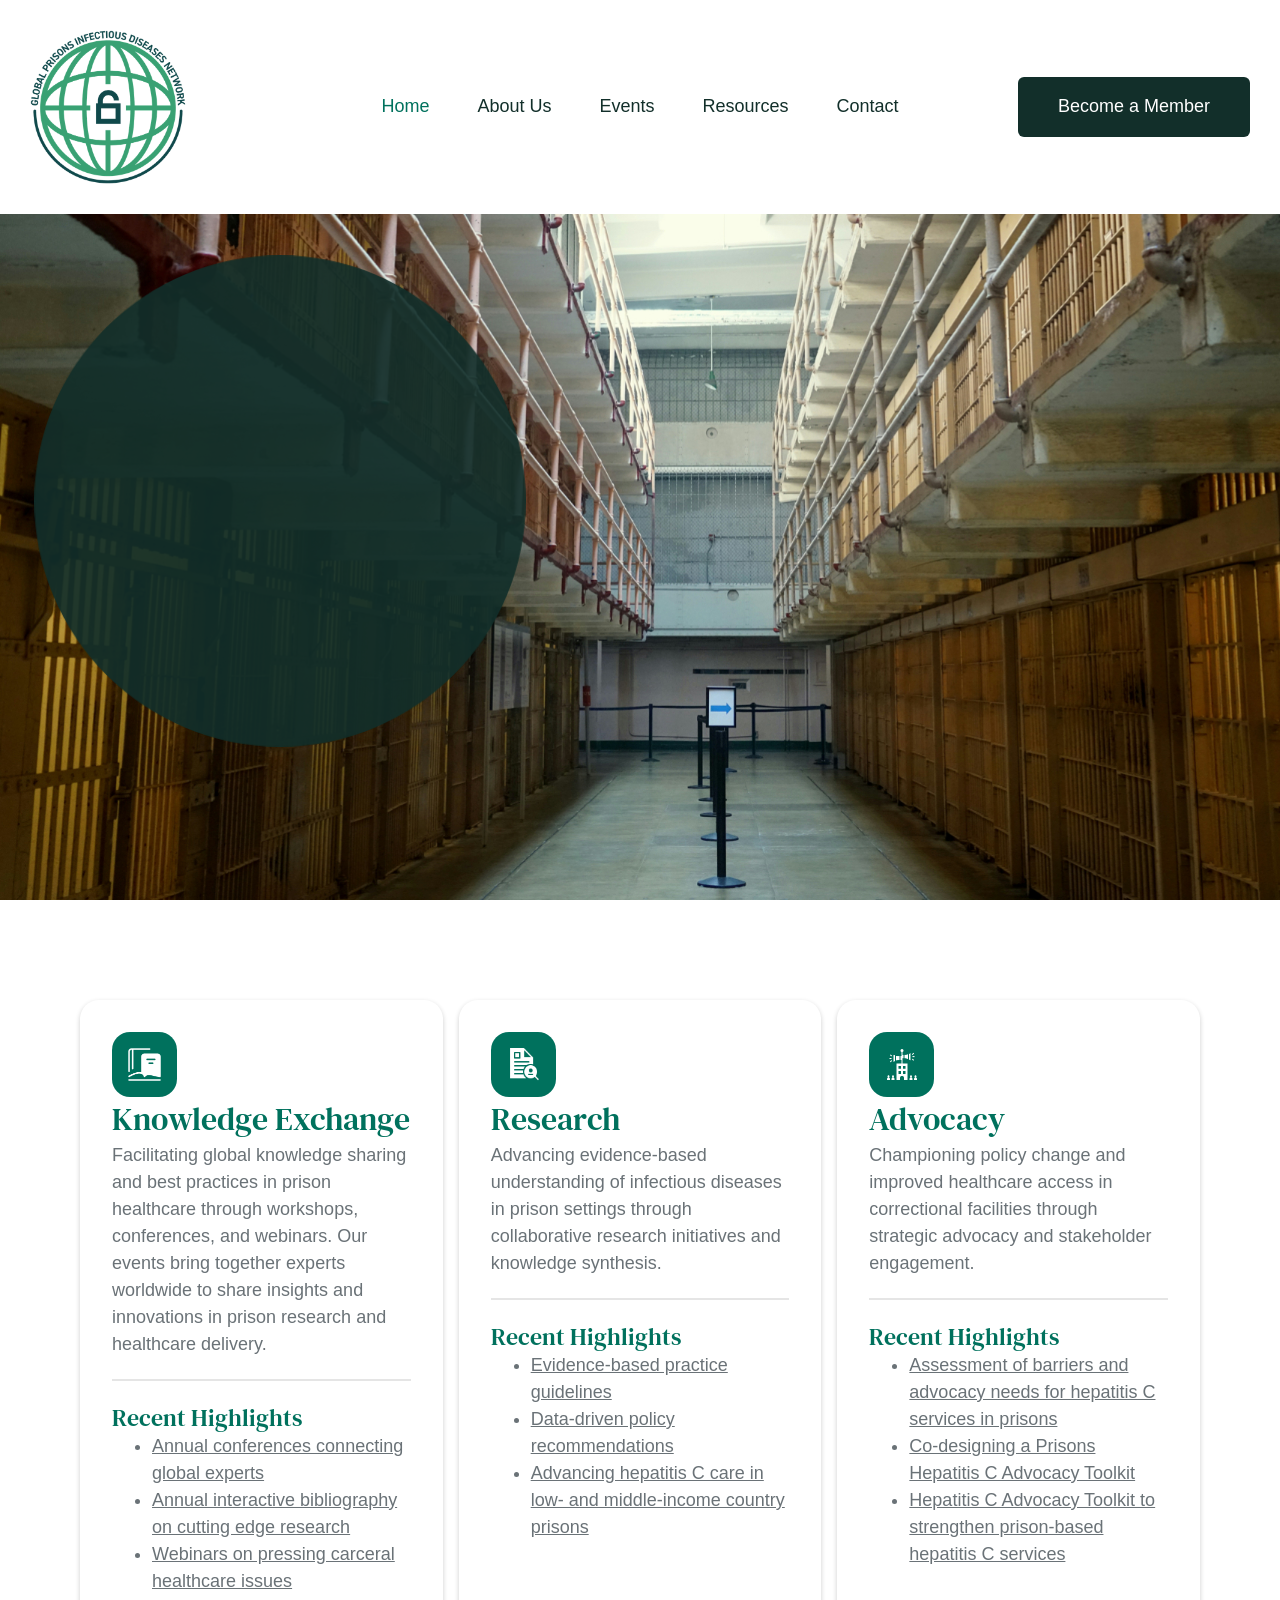
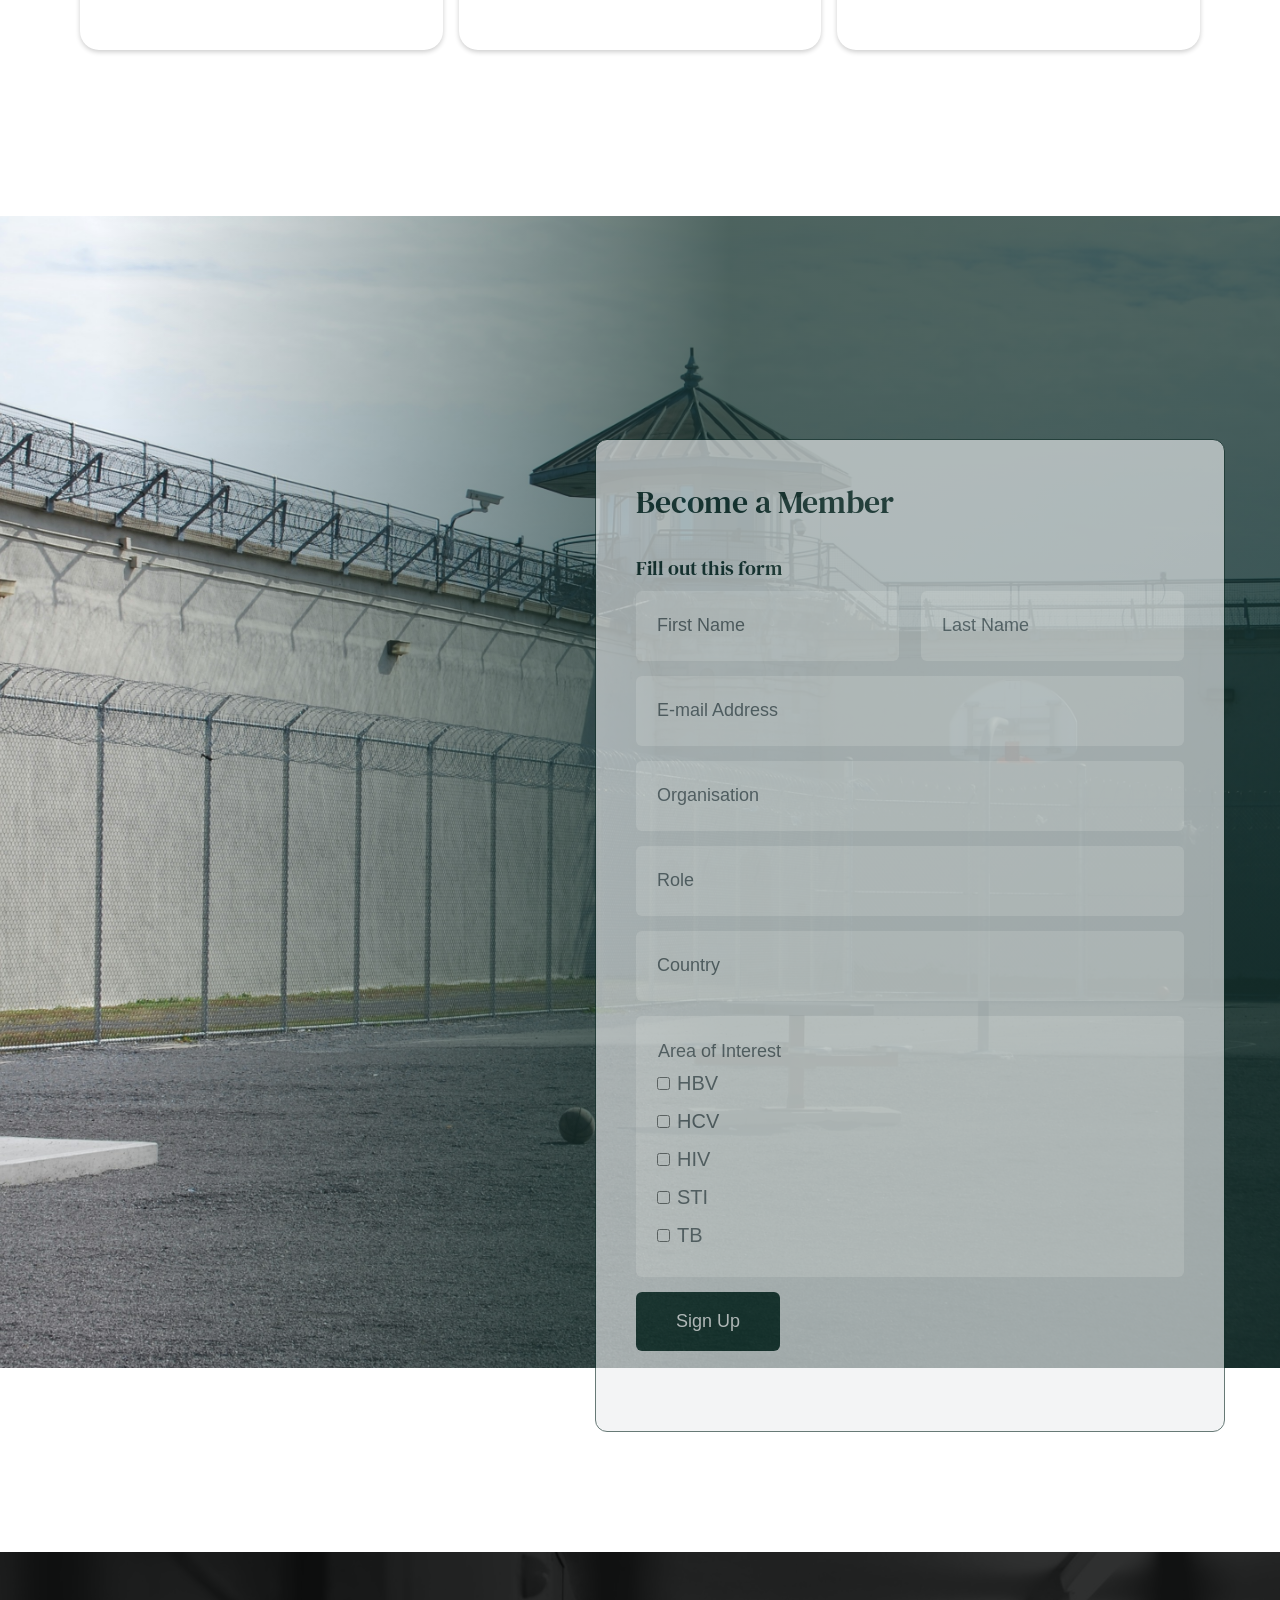
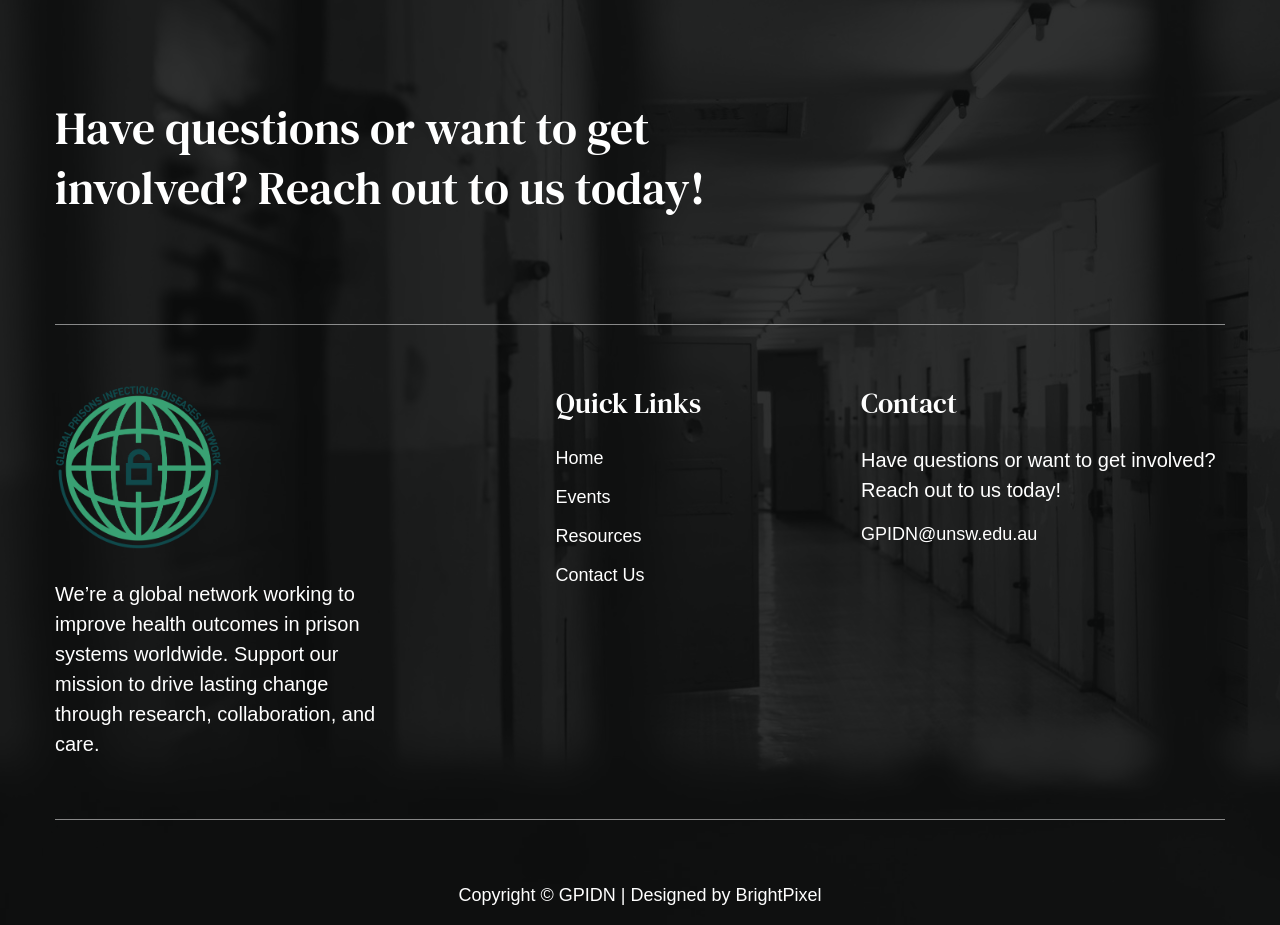
<file: index.html>
<!DOCTYPE html><!-- This site was created in Webflow. https://webflow.com --><!-- Last Published: Thu May 07 2026 23:47:41 GMT+0000 (Coordinated Universal Time) --><html data-wf-domain="gpidn.org" data-wf-page="68351c70ae95c81b7feca743" data-wf-site="68351c6fae95c81b7feca6ff" lang="en"><head><meta charset="utf-8"/><link href="https://cdn.prod.website-files.com" rel="preconnect"/><title>Home - Global Prison ID Network</title><meta content="Global Prisons Infectious Diseases Network (GPIDN) is a global alliance advancing prison healthcare through research, collaboration, and advocacy to combat infectious diseases like HIV, TB, HCV, and more." name="description"/><meta content="Home - Global Prison ID Network" property="og:title"/><meta content="Global Prisons Infectious Diseases Network (GPIDN) is a global alliance advancing prison healthcare through research, collaboration, and advocacy to combat infectious diseases like HIV, TB, HCV, and more." property="og:description"/><meta content="Home - Global Prison ID Network" name="twitter:title"/><meta content="Global Prisons Infectious Diseases Network (GPIDN) is a global alliance advancing prison healthcare through research, collaboration, and advocacy to combat infectious diseases like HIV, TB, HCV, and more." name="twitter:description"/><meta property="og:type" content="website"/><meta content="summary_large_image" name="twitter:card"/><meta content="width=device-width, initial-scale=1" name="viewport"/><meta content="Webflow" name="generator"/><link href="assets/gpidn-2025.webflow.shared.c7c316c44-14bac6.css" rel="stylesheet" type="text/css"/><style>@media (min-width:992px) {html.w-mod-js:not(.w-mod-ix) [data-w-id="82a39b6d-df0b-9b63-26b6-0669e4063532"] {width:0%;}html.w-mod-js:not(.w-mod-ix) [data-w-id="cb2bb294-17dc-c684-61d2-eb37966dfdd9"] {opacity:0;}html.w-mod-js:not(.w-mod-ix) [data-w-id="67ee472a-508b-650f-0cd3-38ceef1d4b6e"] {opacity:0;}html.w-mod-js:not(.w-mod-ix) [data-w-id="32a72543-9ac7-cbc3-4306-06e5e917d810"] {opacity:0;}html.w-mod-js:not(.w-mod-ix) [data-w-id="61f1dc7b-3965-6560-810a-5bae8057a529"] {opacity:0;-webkit-transform:translate3d(0, 0, 0) scale3d(0.8, 0.8, 1) rotateX(0) rotateY(0) rotateZ(0) skew(0, 0);-moz-transform:translate3d(0, 0, 0) scale3d(0.8, 0.8, 1) rotateX(0) rotateY(0) rotateZ(0) skew(0, 0);-ms-transform:translate3d(0, 0, 0) scale3d(0.8, 0.8, 1) rotateX(0) rotateY(0) rotateZ(0) skew(0, 0);transform:translate3d(0, 0, 0) scale3d(0.8, 0.8, 1) rotateX(0) rotateY(0) rotateZ(0) skew(0, 0);}}@media (max-width:991px) and (min-width:768px) {html.w-mod-js:not(.w-mod-ix) [data-w-id="32a72543-9ac7-cbc3-4306-06e5e917d810"] {opacity:0;-webkit-transform:translate3d(0, 80px, 0) scale3d(1, 1, 1) rotateX(0) rotateY(0) rotateZ(0) skew(0, 0);-moz-transform:translate3d(0, 80px, 0) scale3d(1, 1, 1) rotateX(0) rotateY(0) rotateZ(0) skew(0, 0);-ms-transform:translate3d(0, 80px, 0) scale3d(1, 1, 1) rotateX(0) rotateY(0) rotateZ(0) skew(0, 0);transform:translate3d(0, 80px, 0) scale3d(1, 1, 1) rotateX(0) rotateY(0) rotateZ(0) skew(0, 0);}html.w-mod-js:not(.w-mod-ix) [data-w-id="67ee472a-508b-650f-0cd3-38ceef1d4b6e"] {opacity:0;-webkit-transform:translate3d(0, 80px, 0) scale3d(1, 1, 1) rotateX(0) rotateY(0) rotateZ(0) skew(0, 0);-moz-transform:translate3d(0, 80px, 0) scale3d(1, 1, 1) rotateX(0) rotateY(0) rotateZ(0) skew(0, 0);-ms-transform:translate3d(0, 80px, 0) scale3d(1, 1, 1) rotateX(0) rotateY(0) rotateZ(0) skew(0, 0);transform:translate3d(0, 80px, 0) scale3d(1, 1, 1) rotateX(0) rotateY(0) rotateZ(0) skew(0, 0);}html.w-mod-js:not(.w-mod-ix) [data-w-id="cb2bb294-17dc-c684-61d2-eb37966dfdd9"] {opacity:0;-webkit-transform:translate3d(0, 80px, 0) scale3d(1, 1, 1) rotateX(0) rotateY(0) rotateZ(0) skew(0, 0);-moz-transform:translate3d(0, 80px, 0) scale3d(1, 1, 1) rotateX(0) rotateY(0) rotateZ(0) skew(0, 0);-ms-transform:translate3d(0, 80px, 0) scale3d(1, 1, 1) rotateX(0) rotateY(0) rotateZ(0) skew(0, 0);transform:translate3d(0, 80px, 0) scale3d(1, 1, 1) rotateX(0) rotateY(0) rotateZ(0) skew(0, 0);}html.w-mod-js:not(.w-mod-ix) [data-w-id="82a39b6d-df0b-9b63-26b6-0669e4063532"] {width:0%;}}@media (max-width:767px) and (min-width:480px) {html.w-mod-js:not(.w-mod-ix) [data-w-id="32a72543-9ac7-cbc3-4306-06e5e917d810"] {opacity:0;-webkit-transform:translate3d(0, 80px, 0) scale3d(1, 1, 1) rotateX(0) rotateY(0) rotateZ(0) skew(0, 0);-moz-transform:translate3d(0, 80px, 0) scale3d(1, 1, 1) rotateX(0) rotateY(0) rotateZ(0) skew(0, 0);-ms-transform:translate3d(0, 80px, 0) scale3d(1, 1, 1) rotateX(0) rotateY(0) rotateZ(0) skew(0, 0);transform:translate3d(0, 80px, 0) scale3d(1, 1, 1) rotateX(0) rotateY(0) rotateZ(0) skew(0, 0);}html.w-mod-js:not(.w-mod-ix) [data-w-id="67ee472a-508b-650f-0cd3-38ceef1d4b6e"] {opacity:0;-webkit-transform:translate3d(0, 80px, 0) scale3d(1, 1, 1) rotateX(0) rotateY(0) rotateZ(0) skew(0, 0);-moz-transform:translate3d(0, 80px, 0) scale3d(1, 1, 1) rotateX(0) rotateY(0) rotateZ(0) skew(0, 0);-ms-transform:translate3d(0, 80px, 0) scale3d(1, 1, 1) rotateX(0) rotateY(0) rotateZ(0) skew(0, 0);transform:translate3d(0, 80px, 0) scale3d(1, 1, 1) rotateX(0) rotateY(0) rotateZ(0) skew(0, 0);}html.w-mod-js:not(.w-mod-ix) [data-w-id="cb2bb294-17dc-c684-61d2-eb37966dfdd9"] {opacity:0;-webkit-transform:translate3d(0, 80px, 0) scale3d(1, 1, 1) rotateX(0) rotateY(0) rotateZ(0) skew(0, 0);-moz-transform:translate3d(0, 80px, 0) scale3d(1, 1, 1) rotateX(0) rotateY(0) rotateZ(0) skew(0, 0);-ms-transform:translate3d(0, 80px, 0) scale3d(1, 1, 1) rotateX(0) rotateY(0) rotateZ(0) skew(0, 0);transform:translate3d(0, 80px, 0) scale3d(1, 1, 1) rotateX(0) rotateY(0) rotateZ(0) skew(0, 0);}html.w-mod-js:not(.w-mod-ix) [data-w-id="82a39b6d-df0b-9b63-26b6-0669e4063532"] {width:0%;}}@media (max-width:479px) {html.w-mod-js:not(.w-mod-ix) [data-w-id="32a72543-9ac7-cbc3-4306-06e5e917d810"] {opacity:0;-webkit-transform:translate3d(0, 80px, 0) scale3d(1, 1, 1) rotateX(0) rotateY(0) rotateZ(0) skew(0, 0);-moz-transform:translate3d(0, 80px, 0) scale3d(1, 1, 1) rotateX(0) rotateY(0) rotateZ(0) skew(0, 0);-ms-transform:translate3d(0, 80px, 0) scale3d(1, 1, 1) rotateX(0) rotateY(0) rotateZ(0) skew(0, 0);transform:translate3d(0, 80px, 0) scale3d(1, 1, 1) rotateX(0) rotateY(0) rotateZ(0) skew(0, 0);}html.w-mod-js:not(.w-mod-ix) [data-w-id="67ee472a-508b-650f-0cd3-38ceef1d4b6e"] {opacity:0;-webkit-transform:translate3d(0, 80px, 0) scale3d(1, 1, 1) rotateX(0) rotateY(0) rotateZ(0) skew(0, 0);-moz-transform:translate3d(0, 80px, 0) scale3d(1, 1, 1) rotateX(0) rotateY(0) rotateZ(0) skew(0, 0);-ms-transform:translate3d(0, 80px, 0) scale3d(1, 1, 1) rotateX(0) rotateY(0) rotateZ(0) skew(0, 0);transform:translate3d(0, 80px, 0) scale3d(1, 1, 1) rotateX(0) rotateY(0) rotateZ(0) skew(0, 0);}html.w-mod-js:not(.w-mod-ix) [data-w-id="cb2bb294-17dc-c684-61d2-eb37966dfdd9"] {opacity:0;-webkit-transform:translate3d(0, 80px, 0) scale3d(1, 1, 1) rotateX(0) rotateY(0) rotateZ(0) skew(0, 0);-moz-transform:translate3d(0, 80px, 0) scale3d(1, 1, 1) rotateX(0) rotateY(0) rotateZ(0) skew(0, 0);-ms-transform:translate3d(0, 80px, 0) scale3d(1, 1, 1) rotateX(0) rotateY(0) rotateZ(0) skew(0, 0);transform:translate3d(0, 80px, 0) scale3d(1, 1, 1) rotateX(0) rotateY(0) rotateZ(0) skew(0, 0);}html.w-mod-js:not(.w-mod-ix) [data-w-id="82a39b6d-df0b-9b63-26b6-0669e4063532"] {width:0%;}}</style><script type="text/javascript">!function(o,c){var n=c.documentElement,t=" w-mod-";n.className+=t+"js",("ontouchstart"in o||o.DocumentTouch&&c instanceof DocumentTouch)&&(n.className+=t+"touch")}(window,document);</script><link href="assets/68389d52143961847e5248ff_favicon-32x32-a05550.png" rel="shortcut icon" type="image/x-icon"/><link href="assets/68389d955cf2e69576b1316a_logo-final-43fe6a.png" rel="apple-touch-icon"/></head><body><main class="page-wrapper"><header class="header"><div class="w-layout-blockcontainer container-fluid w-container"><div data-animation="over-left" data-collapse="medium" data-duration="400" data-easing="ease" data-easing2="ease" role="banner" class="navbar-container w-nav"><div class="navbar-wrapper"><a href="#" class="navbar-brand w-nav-brand"><img width="156" sizes="(max-width: 479px) 90vw, 156px" alt="Brand Logo" src="assets/6837008849dfaa25f21c8799_2025-Logos-Global-Prisons-ID-Network-FINALS-01_1-CLR-CMYK-300-b04871.png" loading="lazy" srcset="assets/6837008849dfaa25f21c8799_2025-Logos-Global-Prisons-ID-Network-FINALS-01_1-CLR-CMYK-300-p-500-603fd9.png 500w, assets/6837008849dfaa25f21c8799_2025-Logos-Global-Prisons-ID-Network-FINALS-01_1-CLR-CMYK-300-b04871.png 834w" class="brand-logo"/></a><nav role="navigation" class="nav-menu-wrapper w-nav-menu"><ul role="list" class="nav-menu w-list-unstyled"><li class="nav-mobile-brand"><a href="#" class="navbar-brand w-nav-brand"><img width="120" sizes="(max-width: 991px) 100vw, 120px" alt="Brand Logo" src="assets/6837008849dfaa25f21c8799_2025-Logos-Global-Prisons-ID-Network-FINALS-01_1-CLR-CMYK-300-b04871.png" loading="lazy" srcset="assets/6837008849dfaa25f21c8799_2025-Logos-Global-Prisons-ID-Network-FINALS-01_1-CLR-CMYK-300-p-500-603fd9.png 500w, assets/6837008849dfaa25f21c8799_2025-Logos-Global-Prisons-ID-Network-FINALS-01_1-CLR-CMYK-300-b04871.png 834w" class="brand-logo"/></a></li><li class="nav-menu-list"><div class="nav-menu-link-wrapper"><a href="index.html" aria-current="page" class="nav-menu-link w--current">Home</a></div></li><li class="nav-menu-list"><div class="nav-menu-link-wrapper"><a href="about-us.html" class="nav-menu-link">About Us</a></div></li><li class="nav-menu-list"><div class="nav-menu-link-wrapper"><a href="events.html" class="nav-menu-link">Events</a></div></li><li class="nav-menu-list"><div class="nav-menu-link-wrapper"><a href="resources.html" class="nav-menu-link">Resources</a></div></li><li class="nav-menu-list"><div class="nav-menu-link-wrapper"><a href="contact-us.html" class="nav-menu-link">Contact</a></div></li><li class="nav-menu-list nav-list-button"><a href="index.html#newsletter-signup" class="primary-button button-white w-button">Become a Member</a></li></ul></nav><div class="nav-button-block"><a href="index.html#newsletter-signup" class="primary-button w-button">Become a Member</a></div><div class="menu-button w-nav-button"><div class="w-icon-nav-menu"></div></div></div></div></div></header><main class="main-wrapper"><section data-w-id="45e7bcd1-b46f-7408-97d9-a420a9abc5b6" class="home-two-hero-section"><div class="home-two-hero-wrapper"><div class="w-layout-blockcontainer container-fluid w-container"><div data-w-id="61f1dc7b-3965-6560-810a-5bae8057a529" class="home-two-hero-content-block"><h3 data-w-id="32a72543-9ac7-cbc3-4306-06e5e917d810" class="hero-title">Global Prisons Infectious Diseases Network</h3><p data-w-id="67ee472a-508b-650f-0cd3-38ceef1d4b6e" class="hero-except">The Global Prisons Infectious Diseases Network connects researchers, healthcare professionals, policymakers, and advocates committed to preventing and treating the most prevalent infectious diseases in custodial settings (prisons, jails, community corrections, and other closed settings), including hepatitis B (HBV), hepatitis C (HCV), HIV, tuberculosis (TB), and sexually transmitted infections (STIs).</p><a data-w-id="cb2bb294-17dc-c684-61d2-eb37966dfdd9" href="#newsletter-signup" class="primary-button button-white w-button">Become a Member</a></div></div></div><div data-w-id="82a39b6d-df0b-9b63-26b6-0669e4063532" class="home-two-hero-image-wrapper"></div></section><section class="home-about-section"><div class="section-gap-bottom extra-section-gap"><div class="w-layout-blockcontainer container-3 w-container"><div class="div-block-2"><div><div class="div-block-7"><div class="div-block-6"><img src="assets/688afd096c5e7ce8a48aa654_icons8-knowledge-64-aa7af4.png" loading="lazy" alt="" class="image"/></div><h3 class="heading-2">Knowledge Exchange</h3><p>Facilitating global knowledge sharing and best practices in prison healthcare through workshops, conferences, and webinars. Our events bring together experts worldwide to share insights and innovations in prison research and healthcare delivery.</p><div class="div-block-5"></div><h4 class="heading-3">Recent Highlights</h4><div class="rich-text-block w-richtext"><ul role="list"><li><a href="events.html#Conference-session" class="link">Annual conferences connecting global experts</a></li><li><a href="events.html#Annual-Bibliography" class="link">Annual interactive bibliography on cutting edge research</a></li><li><a href="events.html#Annual-Bibliography" class="link">Webinars on pressing carceral healthcare issues</a></li></ul></div></div></div></div><div class="div-block-2"><div><div class="div-block-7"><div class="div-block-6"><img src="assets/688afcbd1fd02f73d19caa61_icons8-research-50-43e5c8.png" loading="lazy" alt="" class="image"/></div><h3 class="heading-2">Research</h3><p>Advancing evidence-based understanding of infectious diseases in prison settings through collaborative research initiatives and knowledge synthesis.</p><div class="div-block-5"></div><h4 class="heading-3">Recent Highlights</h4><div class="rich-text-block w-richtext"><ul role="list"><li><a href="assets/docs/Global-Guidelines_FINAL-8868b1.pdf" class="link">Evidence-based practice guidelines</a></li><li><a href="assets/docs/Global-Guidelines_FINAL-8868b1.pdf" class="link">‍</a><a href="assets/docs/688affd9cad21de97b871ea6_Hepatitis-C-elimination-3e7ce7.pdf" class="link">Data-driven policy recommendations</a><a href="assets/docs/689eab617945a1f01510af22_The-role-of-low-income-and-middle-income-country-prisons-in-eliminating-hepatitis-C-9988ad.pdf" class="link">‍</a></li><li><a href="assets/docs/689eab617945a1f01510af22_The-role-of-low-income-and-middle-income-country-prisons-in-eliminating-hepatitis-C-9988ad.pdf" class="link">Advancing hepatitis C care in low- and middle-income country prisons</a></li></ul></div></div></div></div><div class="div-block-4 div-block-2"><div><div class="div-block-7"><div class="div-block-6"><img src="assets/688afd13b1c6c73cb6750aa9_icons8-advocacy-64-0dfc74.png" loading="lazy" alt="" class="image"/></div><h3 class="heading-2">Advocacy</h3><p>Championing policy change and improved healthcare access in correctional facilities through strategic advocacy and stakeholder engagement.</p><div class="div-block-5"></div><h4 class="heading-3">Recent Highlights</h4><div class="rich-text-block w-richtext"><ul role="list"><li><a href="assets/docs/688afff72bd0dc958d264e34_Barriers-and-advocacy-needs-for-hepatitis-C--5202a2.pdf" class="link">Assessment of barriers and advocacy needs for hepatitis C services in prisons</a></li><li class="link"><a href="assets/docs/688afff908e06ccb3a6a508e_Co-designing-the-INHSU-Prisons-5e118a.pdf" class="link">Co-designing a Prisons Hepatitis C Advocacy Toolkit </a></li><li class="link"><a href="https://inhsu.org/prisons-advocacy/" class="link">Hepatitis C Advocacy Toolkit to strengthen prison-based hepatitis C services</a></li></ul></div></div></div></div></div><div class="w-layout-blockcontainer container-default w-container"></div></div></section><section id="newsletter-signup" class="newsletter-section"><div class="section-gap-bottom"><div data-wf--donate-form--variant="bg-image-two" class="donate-main-wrapper w-variant-f0616ed6-3bfb-a10e-7567-ba98803127ca"><div class="w-layout-blockcontainer container-default w-container"><div class="donate-inner-wrapper"><div class="donate-content-block"><div class="section-title-block left-align-text-color-white"><div class="overflow-hidden"><div data-w-id="af041ebb-193e-fc40-6cb0-dd7b58821d04" class="donatinon-subtitle"></div></div><div class="overflow-hidden"><h2 data-w-id="af041ebb-193e-fc40-6cb0-dd7b58821d08" class="donation-section-title">Become a Member</h2></div></div><div data-w-id="639269e8-1d34-2d6f-25fd-9f0c02163643" class="donate-form-wrapper"><div class="donate-form-block w-form"><h3 class="donate-form-title">Become a Member</h3><form id="wf-form-Newsletter-Form" name="wf-form-Newsletter-Form" data-name="Newsletter Form" method="get" class="donate-form" data-wf-page-id="68351c70ae95c81b7feca743" data-wf-element-id="83a40e5c-3366-bae4-42bb-a971c50bfebc"><div class="input-field-wrapper margin-bottom"><label for="First-Name" class="donate-form-label">Fill out this form</label><div class="div-block w-variant-f0616ed6-3bfb-a10e-7567-ba98803127ca"><input class="input-field w-variant-f0616ed6-3bfb-a10e-7567-ba98803127ca _50-input w-input" maxlength="256" name="First-Name" data-name="First Name" aria-label="Enter your email" placeholder="First Name" type="text" id="First-Name" required=""/><input class="input-field w-variant-f0616ed6-3bfb-a10e-7567-ba98803127ca _50-input w-input" maxlength="256" name="Last-Name" data-name="Last Name" aria-label="Enter your email" placeholder="Last Name" type="text" id="Last-Name" required=""/></div><input class="input-field w-variant-f0616ed6-3bfb-a10e-7567-ba98803127ca w-input" maxlength="256" name="News-Letter-Email-2" data-name="News Letter Email 2" aria-label="Enter your email" placeholder="E-mail Address" type="email" id="News-Letter-Email" required=""/><input class="input-field w-variant-f0616ed6-3bfb-a10e-7567-ba98803127ca w-input" maxlength="256" name="Organisation" data-name="Organisation" aria-label="Enter your email" placeholder="Organisation" type="text" id="Organisation"/><input class="input-field w-variant-f0616ed6-3bfb-a10e-7567-ba98803127ca w-input" maxlength="256" name="Role" data-name="Role" aria-label="Enter your email" placeholder="Role" type="text" id="Role" required=""/><input class="input-field w-variant-f0616ed6-3bfb-a10e-7567-ba98803127ca w-input" maxlength="256" name="Country" data-name="Country" aria-label="Enter your email" placeholder="Country" type="text" id="Country" required=""/><div id="checkbox-group-wrap" class="input-field w-variant-f0616ed6-3bfb-a10e-7567-ba98803127ca"><label for="" class="input-field w-variant-f0616ed6-3bfb-a10e-7567-ba98803127ca labeleee">Area of Interest</label><div id="checkbox-grid"><label id="checkbox-item-hbv" class="w-checkbox"><input type="checkbox" id="interest-hbv" value="HBV" name="checkbox" data-name="Checkbox" class="w-checkbox-input checkbox-2 w-variant-f0616ed6-3bfb-a10e-7567-ba98803127ca"/><span class="checkbox-label-2 w-variant-f0616ed6-3bfb-a10e-7567-ba98803127ca w-form-label" for="interest-hbv">HBV</span></label><label id="checkbox-item-hcv" class="w-checkbox"><input type="checkbox" id="interest-hcv" value="HCV" name="checkbox" data-name="Checkbox" class="w-checkbox-input checkbox-2 w-variant-f0616ed6-3bfb-a10e-7567-ba98803127ca"/><span class="checkbox-label-3 w-variant-f0616ed6-3bfb-a10e-7567-ba98803127ca w-form-label" for="interest-hcv">HCV</span></label><label id="checkbox-item-hiv" class="w-checkbox"><input type="checkbox" id="interest-hiv" value="HIV" name="checkbox" data-name="Checkbox" class="w-checkbox-input checkbox-2 w-variant-f0616ed6-3bfb-a10e-7567-ba98803127ca"/><span class="checkbox-label-4 w-variant-f0616ed6-3bfb-a10e-7567-ba98803127ca w-form-label" for="interest-hiv">HIV</span></label><label id="checkbox-item-sti" class="w-checkbox"><input type="checkbox" id="interest-sti" value="STI" name="checkbox" data-name="Checkbox" class="w-checkbox-input checkbox-2 w-variant-f0616ed6-3bfb-a10e-7567-ba98803127ca"/><span class="checkbox-label-4 w-variant-f0616ed6-3bfb-a10e-7567-ba98803127ca w-form-label" for="interest-sti">STI</span></label><label id="checkbox-item-tb" class="w-checkbox"><input type="checkbox" id="interest-tb" value="TB" name="checkbox" data-name="Checkbox" class="w-checkbox-input checkbox-2 w-variant-f0616ed6-3bfb-a10e-7567-ba98803127ca"/><span class="checkbox-label-4 w-variant-f0616ed6-3bfb-a10e-7567-ba98803127ca w-form-label" for="interest-tb">TB</span></label></div></div><input type="submit" data-wait="Please wait..." class="primary-button w-button" value="Sign Up"/></div></form><div class="success-message w-form-done"><div>Thank you! Your submission has been received!</div></div><div class="error-message w-form-fail"><div>Oops! Something went wrong while submitting the form.</div></div></div></div></div></div></div></div></div></section></main><footer class="footer"><div class="footer-main-wrapper"><div class="footer-cta-block"><div class="w-layout-blockcontainer container-default w-container"><div class="footer-cta-inner"><h2 class="footer-cta-title">Have questions or want to get involved? Reach out to us today!</h2></div></div></div><div class="footer-upper-block"><div class="w-layout-blockcontainer container-default w-container"><div class="footer-main-block"><div id="w-node-cbdabc83-c2b3-a288-bb67-6b3678194d32-78194d25" class="footer-about-wrapper"><a href="#" class="footer-brand w-inline-block"><img sizes="100vw" srcset="assets/6837008849dfaa25f21c8799_2025-Logos-Global-Prisons-ID-Network-FINALS-01_1-CLR-CMYK-300-p-500-603fd9.png 500w, assets/6837008849dfaa25f21c8799_2025-Logos-Global-Prisons-ID-Network-FINALS-01_1-CLR-CMYK-300-b04871.png 834w" alt="Brand Logo" src="assets/6837008849dfaa25f21c8799_2025-Logos-Global-Prisons-ID-Network-FINALS-01_1-CLR-CMYK-300-b04871.png" loading="lazy" class="footer-brand-logo"/></a><p class="footer-about-paragraph">We’re a global network working to improve health outcomes in prison systems worldwide. Support our mission to drive lasting change through research, collaboration, and care.</p></div><div class="footer-column"><div class="footer-heading">Quick Links</div><div class="footer-link-wrapper"><a href="index.html" aria-current="page" class="footer-link w--current">Home</a><a href="events.html" class="footer-link">Events</a><a href="resources.html" class="footer-link">Resources</a><a href="contact-us.html" class="footer-link">Contact Us</a></div></div><div id="w-node-cbdabc83-c2b3-a288-bb67-6b3678194d5e-78194d25" class="footer-contact-block"><div class="footer-heading">Contact</div><div class="footer-newsletter-wrapper"><p class="footer-text">Have questions or want to get involved? Reach out to us today!</p><div class="footer-contact-link-block"><div class="footer-contact-text">GPIDN@unsw.edu.au</div></div></div></div></div></div></div><div class="footer-lower-block"><div class="w-layout-blockcontainer container-default w-container"><div class="footer-copyright-text">Copyright © GPIDN | Designed by <a href="https://www.bright-pixel.com" class="footer-copyright-link">BrightPixel</a></div></div></div></div><img src="assets/6837106b8d5699e314704a1d_matthew-ansley-ihl2Q5F-VYA-unsplash-0db472.jpg" loading="lazy" sizes="100vw" srcset="assets/6837106b8d5699e314704a1d_matthew-ansley-ihl2Q5F-VYA-unsplash-p-500-630df8.jpg 500w, assets/6837106b8d5699e314704a1d_matthew-ansley-ihl2Q5F-VYA-unsplash-p-800-622639.jpg 800w, assets/6837106b8d5699e314704a1d_matthew-ansley-ihl2Q5F-VYA-unsplash-p-1080-1d7cfe.jpg 1080w, assets/6837106b8d5699e314704a1d_matthew-ansley-ihl2Q5F-VYA-unsplash-p-1600-a8a8f8.jpg 1600w, assets/6837106b8d5699e314704a1d_matthew-ansley-ihl2Q5F-VYA-unsplash-p-2000-96ce20.jpg 2000w, assets/6837106b8d5699e314704a1d_matthew-ansley-ihl2Q5F-VYA-unsplash-p-2600-5c32ee.jpg 2600w, assets/6837106b8d5699e314704a1d_matthew-ansley-ihl2Q5F-VYA-unsplash-p-3200-4ceb6a.jpg 3200w, assets/6837106b8d5699e314704a1d_matthew-ansley-ihl2Q5F-VYA-unsplash-0db472.jpg 6240w" alt="" class="footer-bg"/></footer></main><script src="assets/jquery-3.5.1.min.dc5e7f18c8-2a0d24.js" type="text/javascript"></script><script src="assets/webflow.schunk.36b8fb49256177c8-672e7f.js" type="text/javascript"></script><script src="assets/webflow.schunk.cf0bcd5d386168d1-3fe986.js" type="text/javascript"></script><script src="assets/webflow.37ffd93a.c64ad2f192f52dd2-768ecd.js" type="text/javascript"></script><script src="assets/newsletter-form-handler.js" type="text/javascript"></script></body></html>
</file>
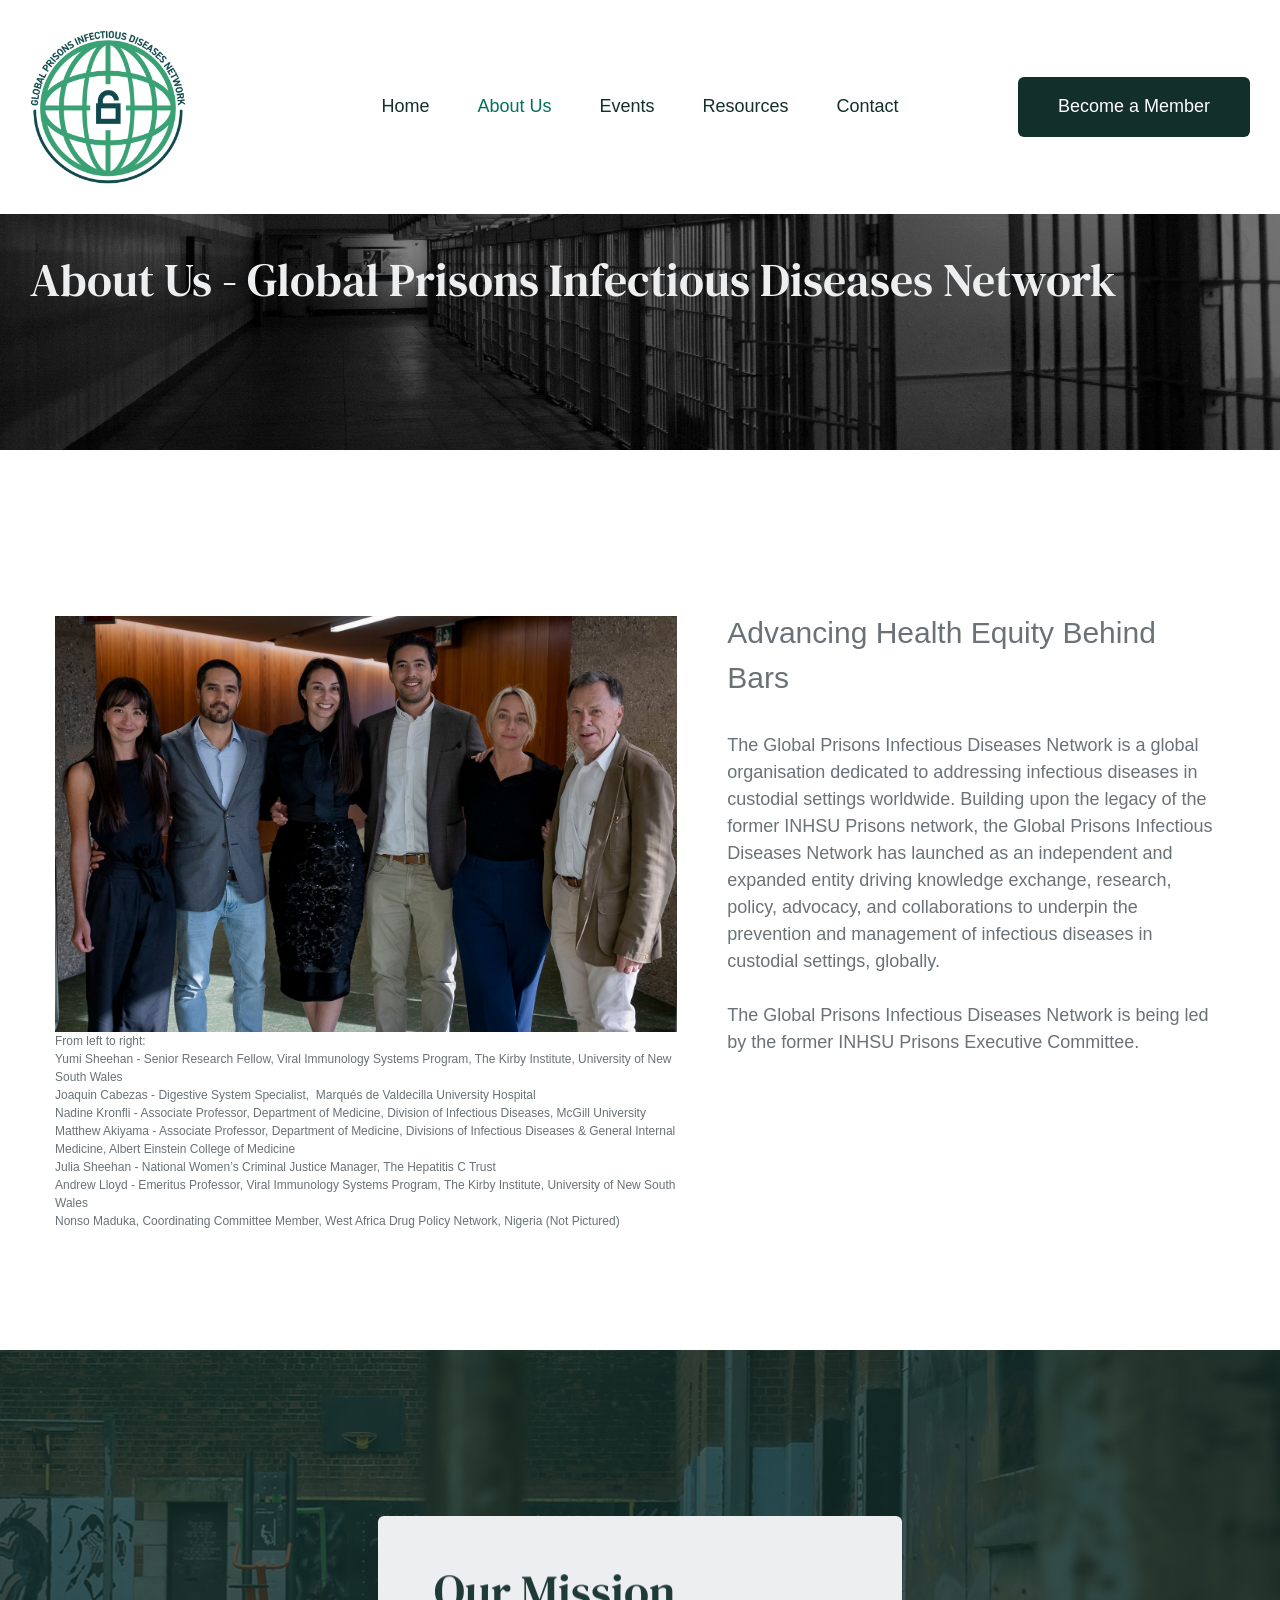
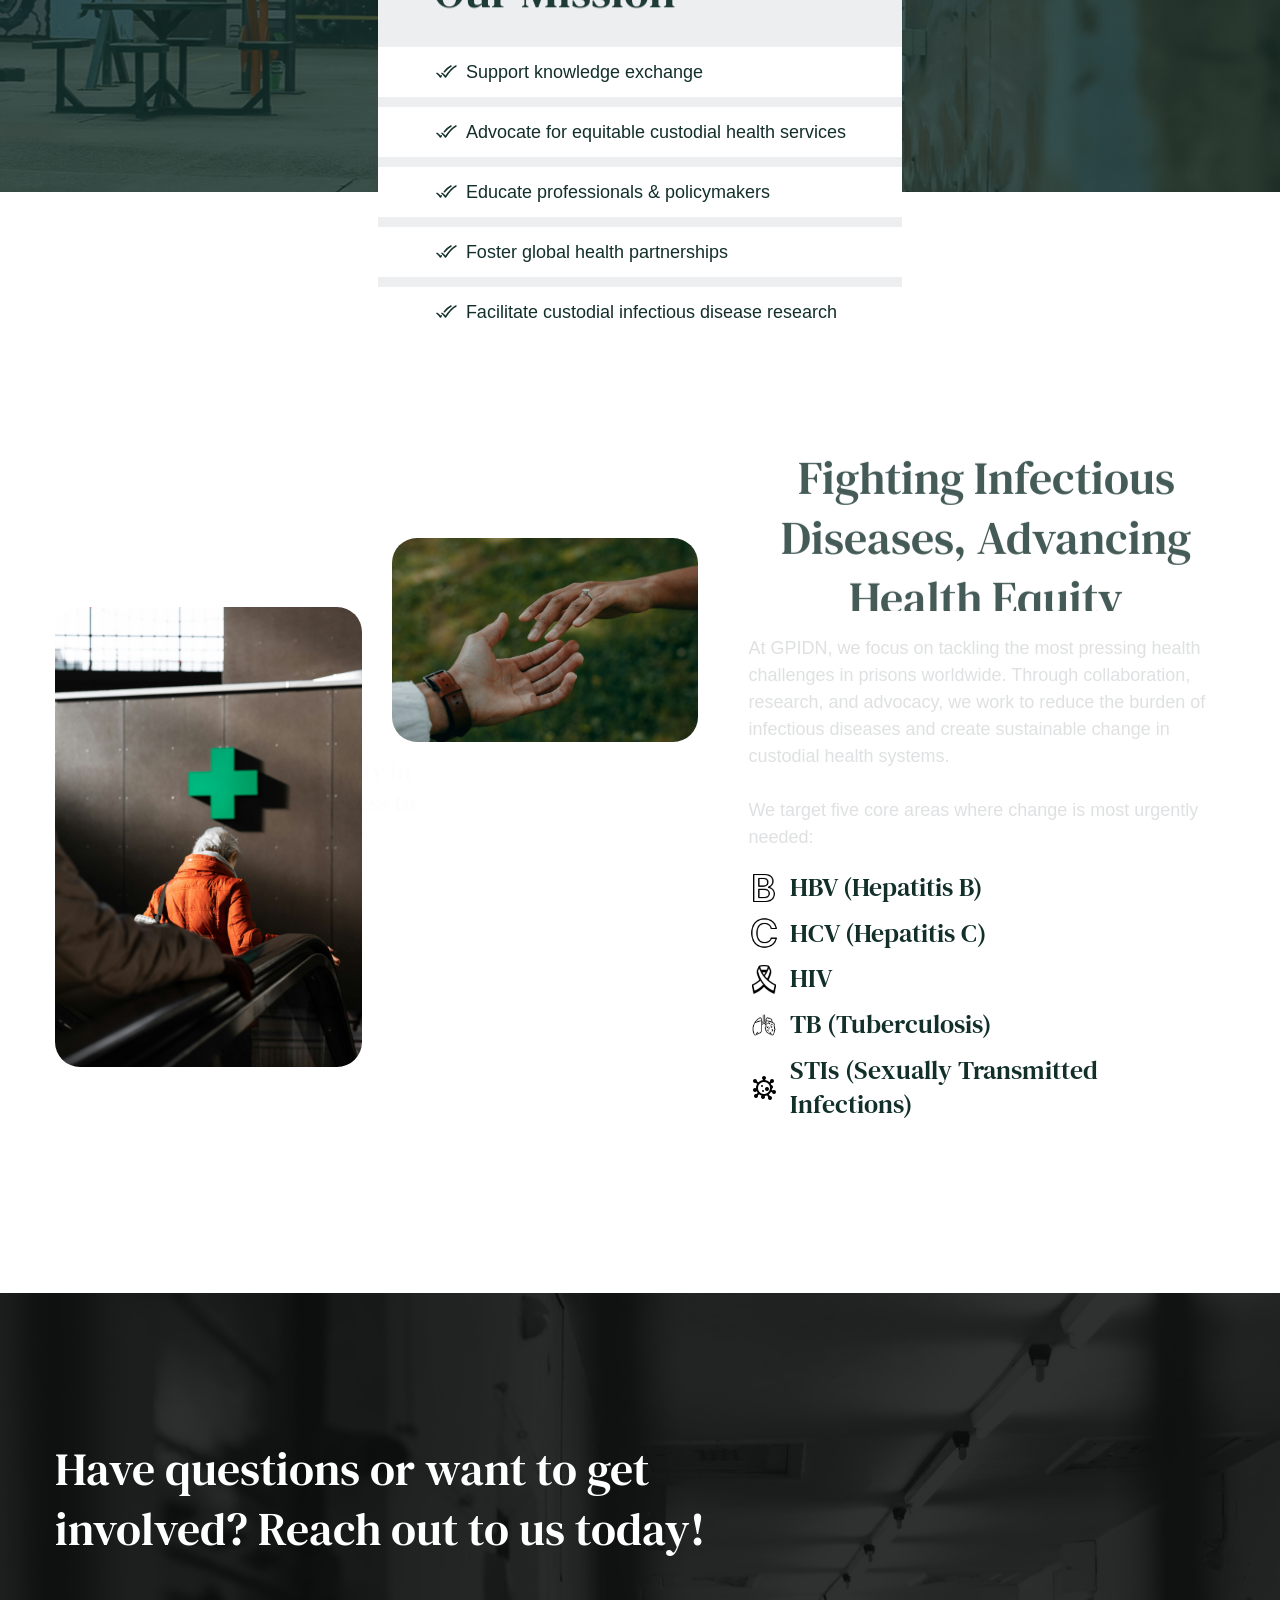
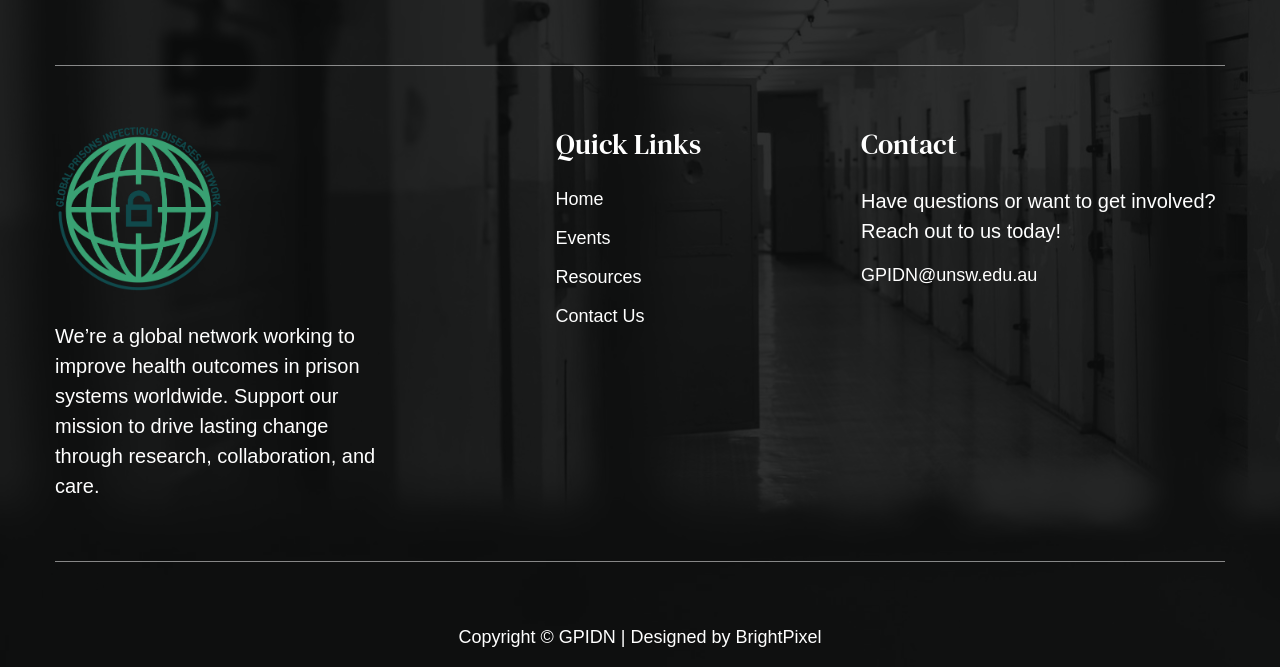
<file: about-us.html>
<!DOCTYPE html><!-- This site was created in Webflow. https://webflow.com --><!-- Last Published: Thu May 07 2026 23:47:41 GMT+0000 (Coordinated Universal Time) --><html data-wf-domain="gpidn.org" data-wf-page="68351c70ae95c81b7feca744" data-wf-site="68351c6fae95c81b7feca6ff" lang="en"><head><meta charset="utf-8"/><link href="https://cdn.prod.website-files.com" rel="preconnect"/><title>About Us - Global Prison ID Network</title><meta content="About Us - Global Prison ID Network" property="og:title"/><meta content="About Us - Global Prison ID Network" name="twitter:title"/><meta content="width=device-width, initial-scale=1" name="viewport"/><meta content="Webflow" name="generator"/><link href="assets/gpidn-2025.webflow.shared.c7c316c44-14bac6.css" rel="stylesheet" type="text/css"/><script type="text/javascript">!function(o,c){var n=c.documentElement,t=" w-mod-";n.className+=t+"js",("ontouchstart"in o||o.DocumentTouch&&c instanceof DocumentTouch)&&(n.className+=t+"touch")}(window,document);</script><link href="assets/68389d52143961847e5248ff_favicon-32x32-a05550.png" rel="shortcut icon" type="image/x-icon"/><link href="assets/68389d955cf2e69576b1316a_logo-final-43fe6a.png" rel="apple-touch-icon"/></head><body><main class="page-wrapper"><header class="header"><div class="w-layout-blockcontainer container-fluid w-container"><div data-animation="over-left" data-collapse="medium" data-duration="400" data-easing="ease" data-easing2="ease" role="banner" class="navbar-container w-nav"><div class="navbar-wrapper"><a href="#" class="navbar-brand w-nav-brand"><img width="156" sizes="(max-width: 479px) 90vw, 156px" alt="Brand Logo" src="assets/6837008849dfaa25f21c8799_2025-Logos-Global-Prisons-ID-Network-FINALS-01_1-CLR-CMYK-300-b04871.png" loading="lazy" srcset="assets/6837008849dfaa25f21c8799_2025-Logos-Global-Prisons-ID-Network-FINALS-01_1-CLR-CMYK-300-p-500-603fd9.png 500w, assets/6837008849dfaa25f21c8799_2025-Logos-Global-Prisons-ID-Network-FINALS-01_1-CLR-CMYK-300-b04871.png 834w" class="brand-logo"/></a><nav role="navigation" class="nav-menu-wrapper w-nav-menu"><ul role="list" class="nav-menu w-list-unstyled"><li class="nav-mobile-brand"><a href="#" class="navbar-brand w-nav-brand"><img width="120" sizes="(max-width: 991px) 100vw, 120px" alt="Brand Logo" src="assets/6837008849dfaa25f21c8799_2025-Logos-Global-Prisons-ID-Network-FINALS-01_1-CLR-CMYK-300-b04871.png" loading="lazy" srcset="assets/6837008849dfaa25f21c8799_2025-Logos-Global-Prisons-ID-Network-FINALS-01_1-CLR-CMYK-300-p-500-603fd9.png 500w, assets/6837008849dfaa25f21c8799_2025-Logos-Global-Prisons-ID-Network-FINALS-01_1-CLR-CMYK-300-b04871.png 834w" class="brand-logo"/></a></li><li class="nav-menu-list"><div class="nav-menu-link-wrapper"><a href="index.html" class="nav-menu-link">Home</a></div></li><li class="nav-menu-list"><div class="nav-menu-link-wrapper"><a href="about-us.html" aria-current="page" class="nav-menu-link w--current">About Us</a></div></li><li class="nav-menu-list"><div class="nav-menu-link-wrapper"><a href="events.html" class="nav-menu-link">Events</a></div></li><li class="nav-menu-list"><div class="nav-menu-link-wrapper"><a href="resources.html" class="nav-menu-link">Resources</a></div></li><li class="nav-menu-list"><div class="nav-menu-link-wrapper"><a href="contact-us.html" class="nav-menu-link">Contact</a></div></li><li class="nav-menu-list nav-list-button"><a href="index.html#newsletter-signup" class="primary-button button-white w-button">Become a Member</a></li></ul></nav><div class="nav-button-block"><a href="index.html#newsletter-signup" class="primary-button w-button">Become a Member</a></div><div class="menu-button w-nav-button"><div class="w-icon-nav-menu"></div></div></div></div></div></header><main class="main-wrapper"><section class="breadcrumb-section about"><div class="w-layout-blockcontainer container-fluid w-container"><div class="breadcrumb-content-block"><div class="overflow-hidden"><h2 data-w-id="1161a66c-f038-a1cc-7e0e-cd9dce9dd0f5" class="breadcrumb-title">About Us - Global Prisons Infectious Diseases Network<br/></h2></div></div></div></section><section class="about-intro-section"><div class="section-gap"><div class="w-layout-blockcontainer container-default w-container"><div class="about-intro-wrapper"><div class="about-intro-video-block"><img src="assets/688b02f31694b8ab6adb772b_53319035581_42b991abcd_o-fd90fd.jpg" loading="lazy" sizes="100vw" srcset="assets/688b02f31694b8ab6adb772b_53319035581_42b991abcd_o-p-500-616acc.jpg 500w, assets/688b02f31694b8ab6adb772b_53319035581_42b991abcd_o-p-800-4d6723.jpg 800w, assets/688b02f31694b8ab6adb772b_53319035581_42b991abcd_o-p-1080-b7e147.jpg 1080w, assets/688b02f31694b8ab6adb772b_53319035581_42b991abcd_o-p-1600-16a61b.jpg 1600w, assets/688b02f31694b8ab6adb772b_53319035581_42b991abcd_o-fd90fd.jpg 2000w" alt="Matthew Akiyama - Associate Professor, Department of Medicine, Divisions of Infectious Diseases &amp; General Internal Medicine, Albert Einstein College of Medicine Joaquin Cabezas - XXX Nadine Kronfli - Associate Professor, Department of Medicine, Division of Infectious Diseases, McGill University  Nonso Maduka - National Technical Working Group on Harm Reduction Federal Ministry of Health, Nigeria Andrew Lloyd - Emeritus Professor, Viral Immunology Systems Program, The Kirby Institute, University of New South Wales (UNSW) Julia - Sheehan - XXX Yumi Sheehan - Senior Research Fellow, Viral Immunology Systems Program, The Kirby Institute, University of New South Wales (UNSW)"/><div class="text-block">From left to right: <br/>Yumi Sheehan - Senior Research Fellow, Viral Immunology Systems Program, The Kirby Institute, University of New South Wales<br/>Joaquin Cabezas - Digestive System Specialist,  Marqués de Valdecilla University Hospital<br/>Nadine Kronfli - Associate Professor, Department of Medicine, Division of Infectious Diseases, McGill University <br/>Matthew Akiyama - Associate Professor, Department of Medicine, Divisions of Infectious Diseases &amp; General Internal Medicine, Albert Einstein College of Medicine<br/>Julia Sheehan - National Women’s Criminal Justice Manager, The Hepatitis C Trust<br/>Andrew Lloyd - Emeritus Professor, Viral Immunology Systems Program, The Kirby Institute, University of New South Wales<br/>Nonso Maduka, Coordinating Committee Member, West Africa Drug Policy Network, Nigeria (Not Pictured)<br/></div></div><div class="about-intro-content-block"><p class="about-intro-except new">Advancing Health Equity Behind Bars</p><p class="about-intro-except">The Global Prisons Infectious Diseases Network is a global organisation dedicated to addressing infectious diseases in custodial settings worldwide. Building upon the legacy of the former INHSU Prisons network, the Global Prisons Infectious Diseases Network has launched as an independent and expanded entity driving knowledge exchange, research, policy, advocacy, and collaborations to underpin the prevention and management of infectious diseases in custodial settings, globally. <br/><br/>The Global Prisons Infectious Diseases Network is being led by the former INHSU Prisons Executive Committee.</p></div></div></div></div></section><section class="company-objective-section"><div class="company-objective-wrapper"><div class="w-layout-blockcontainer container-default w-container"><div class="company-objective-grid"><div id="w-node-_5dfaf883-3f52-9d23-63fd-17f1300df4ed-7feca744" class="comapny-obejctive-card"><div class="company-objective-card-header"><div class="company-objective-card-title-block"><div data-wf--section-title--variant="left-align" class="section-title-block w-variant-09f197cd-406c-5208-8c2f-96e0af5de0a5"><div class="overflow-hidden"><h2 data-w-id="b97f9c71-4b9e-22a6-7586-db482e57fd07" class="section-title">Our Mission</h2></div></div></div></div><ul role="list" class="company-objective-list w-list-unstyled"><li class="company-objective-list-item"><img src="assets/68351c70ae95c81b7feca7cf_company-objective-list-icon-66fa80.svg" loading="lazy" alt="Company Objective List Icon" class="company-objective-list-icon"/><div class="company-objective-list-text">Support knowledge exchange</div></li><li class="company-objective-list-item"><img src="assets/68351c70ae95c81b7feca7cf_company-objective-list-icon-66fa80.svg" loading="lazy" alt="Company Objective List Icon" class="company-objective-list-icon"/><div class="company-objective-list-text">Advocate for equitable custodial health services</div></li><li class="company-objective-list-item"><img src="assets/68351c70ae95c81b7feca7cf_company-objective-list-icon-66fa80.svg" loading="lazy" alt="Company Objective List Icon" class="company-objective-list-icon"/><div class="company-objective-list-text">Educate professionals &amp; policymakers</div></li><li class="company-objective-list-item"><img src="assets/68351c70ae95c81b7feca7cf_company-objective-list-icon-66fa80.svg" loading="lazy" alt="Company Objective List Icon" class="company-objective-list-icon"/><div class="company-objective-list-text">Foster global health partnerships<br/></div></li><li class="company-objective-list-item"><img src="assets/68351c70ae95c81b7feca7cf_company-objective-list-icon-66fa80.svg" loading="lazy" alt="Company Objective List Icon" class="company-objective-list-icon"/><div class="company-objective-list-text">Facilitate custodial infectious disease research</div></li></ul></div></div></div></div></section><section class="home-about-section"><div class="section-gap-bottom"><div class="w-layout-blockcontainer container-default w-container"><div class="home-two-about-wrapper"><div class="home-two-about-image-block"><img src="assets/68880f915c894c7fd208cf42_pascal-meier-plNOGO2Q3YA-unsplash-14f50c.jpg" loading="lazy" sizes="100vw" srcset="assets/68880f915c894c7fd208cf42_pascal-meier-plNOGO2Q3YA-unsplash-p-500-0e2c4a.jpg 500w, assets/68880f915c894c7fd208cf42_pascal-meier-plNOGO2Q3YA-unsplash-p-800-ac9a8d.jpg 800w, assets/68880f915c894c7fd208cf42_pascal-meier-plNOGO2Q3YA-unsplash-p-1080-fc6eb8.jpg 1080w, assets/68880f915c894c7fd208cf42_pascal-meier-plNOGO2Q3YA-unsplash-p-1600-ae2233.jpg 1600w, assets/68880f915c894c7fd208cf42_pascal-meier-plNOGO2Q3YA-unsplash-p-2000-4a8396.jpg 2000w, assets/68880f915c894c7fd208cf42_pascal-meier-plNOGO2Q3YA-unsplash-p-2600-aec564.jpg 2600w, assets/68880f915c894c7fd208cf42_pascal-meier-plNOGO2Q3YA-unsplash-p-3200-edb8ca.jpg 3200w, assets/68880f915c894c7fd208cf42_pascal-meier-plNOGO2Q3YA-unsplash-14f50c.jpg 4012w" alt="" class="image-3"/><img src="assets/68880f1baa521cb108ea4f6b_clay-banks-rpg3IKN8nvI-unsplash-19250d.jpg" loading="lazy" sizes="100vw" srcset="assets/68880f1baa521cb108ea4f6b_clay-banks-rpg3IKN8nvI-unsplash-p-500-805948.jpg 500w, assets/68880f1baa521cb108ea4f6b_clay-banks-rpg3IKN8nvI-unsplash-p-800-6d936c.jpg 800w, assets/68880f1baa521cb108ea4f6b_clay-banks-rpg3IKN8nvI-unsplash-p-1080-be6e5b.jpg 1080w, assets/68880f1baa521cb108ea4f6b_clay-banks-rpg3IKN8nvI-unsplash-p-1600-74ebcd.jpg 1600w, assets/68880f1baa521cb108ea4f6b_clay-banks-rpg3IKN8nvI-unsplash-p-2000-e752f9.jpg 2000w, assets/68880f1baa521cb108ea4f6b_clay-banks-rpg3IKN8nvI-unsplash-p-2600-62c955.jpg 2600w, assets/68880f1baa521cb108ea4f6b_clay-banks-rpg3IKN8nvI-unsplash-p-3200-3451d7.jpg 3200w, assets/68880f1baa521cb108ea4f6b_clay-banks-rpg3IKN8nvI-unsplash-19250d.jpg 3600w" alt="" class="image-2"/><div id="w-node-fffa85d3-b643-0eff-5ece-bfac10cb5fd0-7feca744" data-w-id="fffa85d3-b643-0eff-5ece-bfac10cb5fd0" style="opacity:0" class="home-two-about-badge"><div class="why-us-title">Equity in<br/>Access to Care</div></div></div><div class="about-content-block"><div data-wf--section-title--variant="left-align" class="section-title-block w-variant-09f197cd-406c-5208-8c2f-96e0af5de0a5"><div class="overflow-hidden"><h2 data-w-id="b97f9c71-4b9e-22a6-7586-db482e57fd07" class="section-title">Fighting Infectious Diseases, Advancing Health Equity</h2></div></div><p data-w-id="fffa85d3-b643-0eff-5ece-bfac10cb5fd9" style="opacity:0" class="home-about-except">At GPIDN, we focus on tackling the most pressing health challenges in prisons worldwide. Through collaboration, research, and advocacy, we work to reduce the burden of infectious diseases and create sustainable change in custodial health systems.<br/><br/>We target five core areas where change is most urgently needed:</p><ul role="list" class="home-about-list-wrapper w-list-unstyled"><li class="home-about-list-item"><img src="assets/6838a1018e3287b533f85758_icons8-b-50-116edf.png" loading="lazy" alt="Home About Icon" class="home-about-icon"/><h4 class="home-about-list-title">HBV (Hepatitis B)</h4></li><li class="home-about-list-item"><img src="assets/6838a0da6e00ce11077e4486_icons8-c-50-5d9073.png" loading="lazy" alt="Home About Icon" class="home-about-icon"/><h4 class="home-about-list-title">HCV (Hepatitis C)</h4></li><li class="home-about-list-item"><img src="assets/6838a00b8e13f1ca49937b85_icons8-aids-ribbon-48-16478e.png" loading="lazy" alt="Home About Icon" class="home-about-icon"/><h4 class="home-about-list-title">HIV</h4></li><li class="home-about-list-item"><img src="assets/6838a0402c60acb3467e195b_icons8-ards-50-e90c26.png" loading="lazy" alt="Home About Icon" class="home-about-icon"/><h4 class="home-about-list-title">TB (Tuberculosis)</h4></li><li class="home-about-list-item"><img src="assets/6838a078a16dcc1ad0c82fd0_icons8-infection-32-a5b91c.png" loading="lazy" alt="Home About Icon" class="home-about-icon"/><h4 class="home-about-list-title">STIs (Sexually Transmitted Infections)</h4></li></ul></div></div></div></div></section></main><footer class="footer"><div class="footer-main-wrapper"><div class="footer-cta-block"><div class="w-layout-blockcontainer container-default w-container"><div class="footer-cta-inner"><h2 class="footer-cta-title">Have questions or want to get involved? Reach out to us today!</h2></div></div></div><div class="footer-upper-block"><div class="w-layout-blockcontainer container-default w-container"><div class="footer-main-block"><div id="w-node-cbdabc83-c2b3-a288-bb67-6b3678194d32-78194d25" class="footer-about-wrapper"><a href="#" class="footer-brand w-inline-block"><img sizes="100vw" srcset="assets/6837008849dfaa25f21c8799_2025-Logos-Global-Prisons-ID-Network-FINALS-01_1-CLR-CMYK-300-p-500-603fd9.png 500w, assets/6837008849dfaa25f21c8799_2025-Logos-Global-Prisons-ID-Network-FINALS-01_1-CLR-CMYK-300-b04871.png 834w" alt="Brand Logo" src="assets/6837008849dfaa25f21c8799_2025-Logos-Global-Prisons-ID-Network-FINALS-01_1-CLR-CMYK-300-b04871.png" loading="lazy" class="footer-brand-logo"/></a><p class="footer-about-paragraph">We’re a global network working to improve health outcomes in prison systems worldwide. Support our mission to drive lasting change through research, collaboration, and care.</p></div><div class="footer-column"><div class="footer-heading">Quick Links</div><div class="footer-link-wrapper"><a href="index.html" class="footer-link">Home</a><a href="events.html" class="footer-link">Events</a><a href="resources.html" class="footer-link">Resources</a><a href="contact-us.html" class="footer-link">Contact Us</a></div></div><div id="w-node-cbdabc83-c2b3-a288-bb67-6b3678194d5e-78194d25" class="footer-contact-block"><div class="footer-heading">Contact</div><div class="footer-newsletter-wrapper"><p class="footer-text">Have questions or want to get involved? Reach out to us today!</p><div class="footer-contact-link-block"><div class="footer-contact-text">GPIDN@unsw.edu.au</div></div></div></div></div></div></div><div class="footer-lower-block"><div class="w-layout-blockcontainer container-default w-container"><div class="footer-copyright-text">Copyright © GPIDN | Designed by <a href="https://www.bright-pixel.com" class="footer-copyright-link">BrightPixel</a></div></div></div></div><img src="assets/6837106b8d5699e314704a1d_matthew-ansley-ihl2Q5F-VYA-unsplash-0db472.jpg" loading="lazy" sizes="100vw" srcset="assets/6837106b8d5699e314704a1d_matthew-ansley-ihl2Q5F-VYA-unsplash-p-500-630df8.jpg 500w, assets/6837106b8d5699e314704a1d_matthew-ansley-ihl2Q5F-VYA-unsplash-p-800-622639.jpg 800w, assets/6837106b8d5699e314704a1d_matthew-ansley-ihl2Q5F-VYA-unsplash-p-1080-1d7cfe.jpg 1080w, assets/6837106b8d5699e314704a1d_matthew-ansley-ihl2Q5F-VYA-unsplash-p-1600-a8a8f8.jpg 1600w, assets/6837106b8d5699e314704a1d_matthew-ansley-ihl2Q5F-VYA-unsplash-p-2000-96ce20.jpg 2000w, assets/6837106b8d5699e314704a1d_matthew-ansley-ihl2Q5F-VYA-unsplash-p-2600-5c32ee.jpg 2600w, assets/6837106b8d5699e314704a1d_matthew-ansley-ihl2Q5F-VYA-unsplash-p-3200-4ceb6a.jpg 3200w, assets/6837106b8d5699e314704a1d_matthew-ansley-ihl2Q5F-VYA-unsplash-0db472.jpg 6240w" alt="" class="footer-bg"/></footer></main><script src="assets/jquery-3.5.1.min.dc5e7f18c8-2a0d24.js" type="text/javascript"></script><script src="assets/webflow.schunk.36b8fb49256177c8-672e7f.js" type="text/javascript"></script><script src="assets/webflow.schunk.cf0bcd5d386168d1-3fe986.js" type="text/javascript"></script><script src="assets/webflow.37ffd93a.c64ad2f192f52dd2-768ecd.js" type="text/javascript"></script></body></html>
</file>
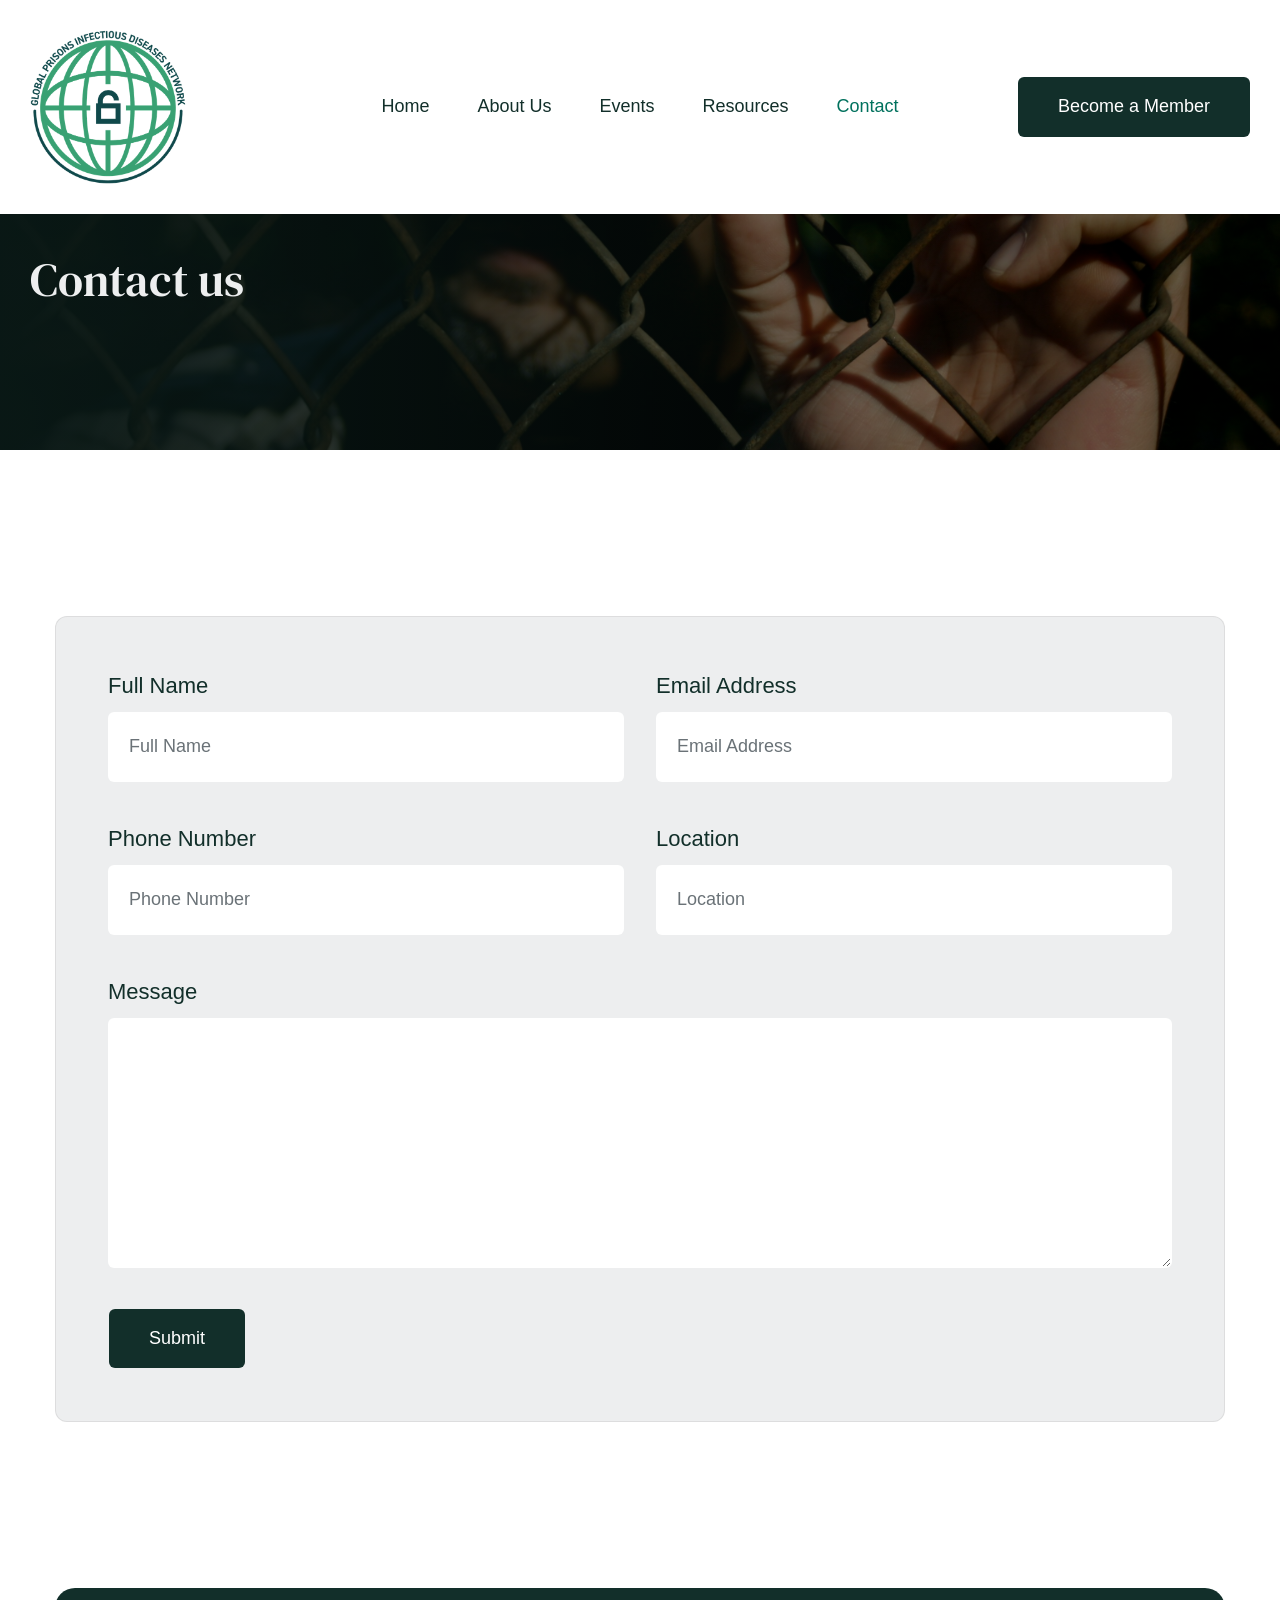
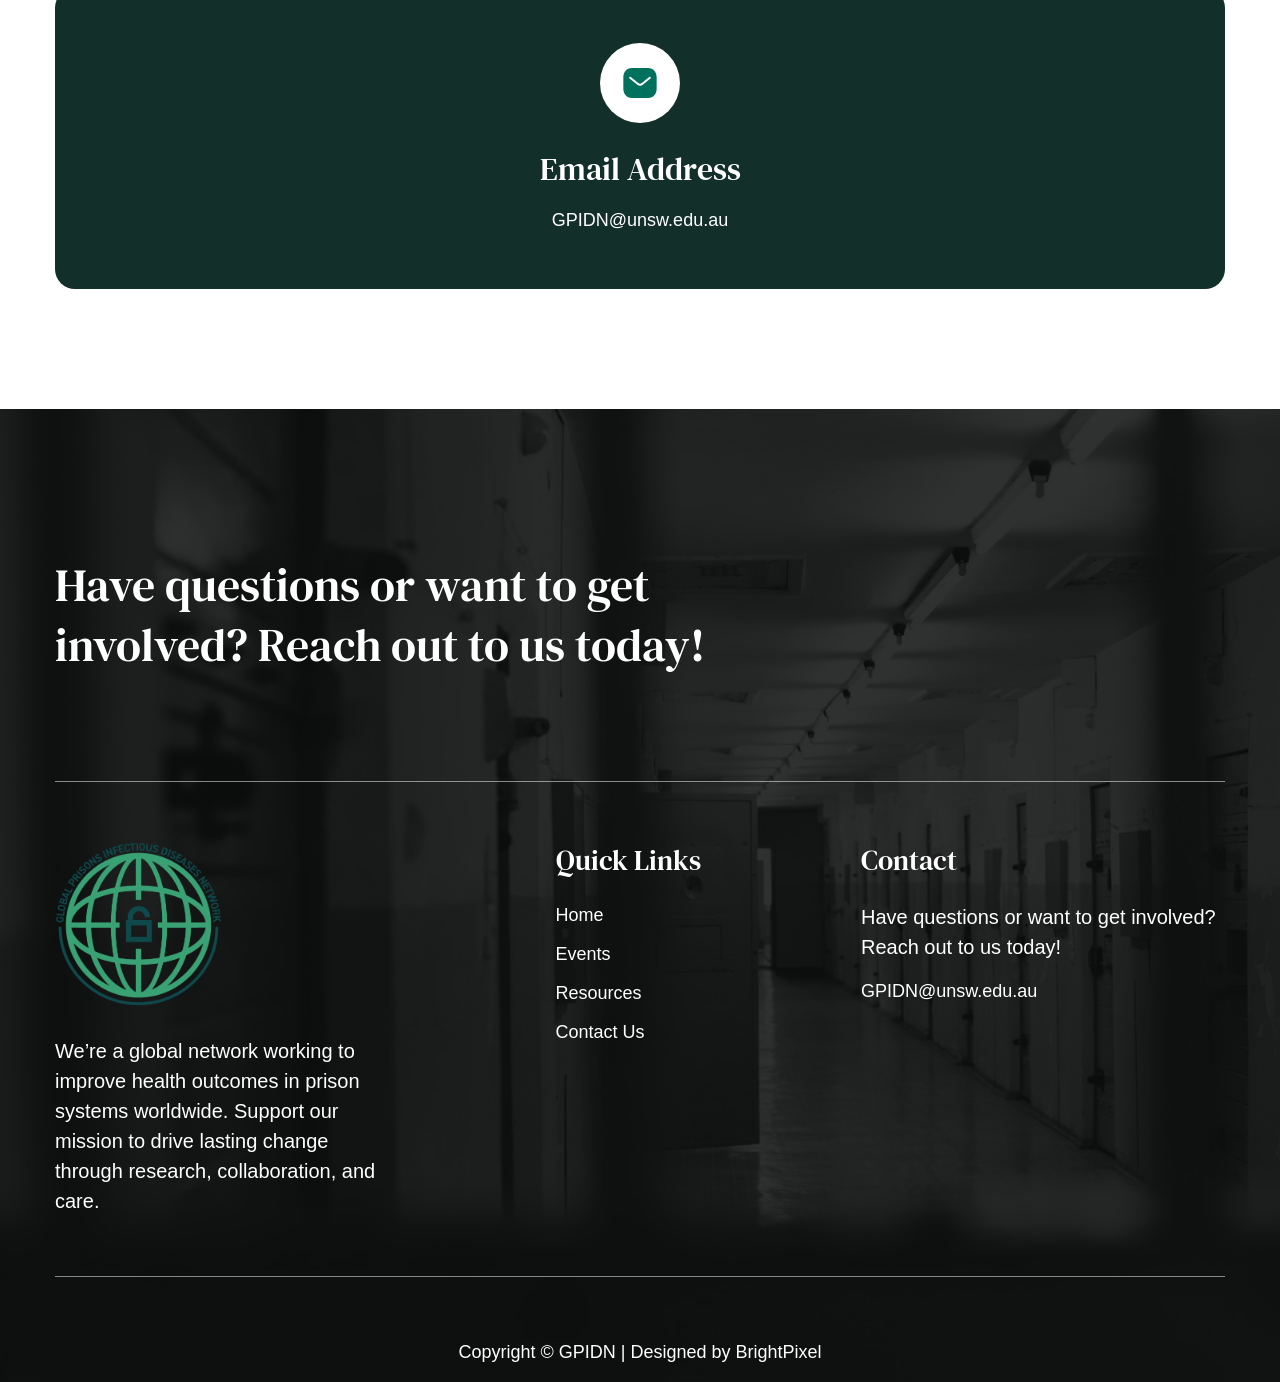
<file: contact-us.html>
<!DOCTYPE html><!-- This site was created in Webflow. https://webflow.com --><!-- Last Published: Thu May 07 2026 23:47:41 GMT+0000 (Coordinated Universal Time) --><html data-wf-domain="gpidn.org" data-wf-page="68351c70ae95c81b7feca740" data-wf-site="68351c6fae95c81b7feca6ff" lang="en"><head><meta charset="utf-8"/><link href="https://cdn.prod.website-files.com" rel="preconnect"/><title>Contact Us - Global Prison ID Network</title><meta content="Contact Us - Global Prison ID Network" property="og:title"/><meta content="Contact Us - Global Prison ID Network" name="twitter:title"/><meta content="width=device-width, initial-scale=1" name="viewport"/><meta content="Webflow" name="generator"/><link href="assets/gpidn-2025.webflow.shared.c7c316c44-14bac6.css" rel="stylesheet" type="text/css"/><script type="text/javascript">!function(o,c){var n=c.documentElement,t=" w-mod-";n.className+=t+"js",("ontouchstart"in o||o.DocumentTouch&&c instanceof DocumentTouch)&&(n.className+=t+"touch")}(window,document);</script><link href="assets/68389d52143961847e5248ff_favicon-32x32-a05550.png" rel="shortcut icon" type="image/x-icon"/><link href="assets/68389d955cf2e69576b1316a_logo-final-43fe6a.png" rel="apple-touch-icon"/><meta name="robots" content="noindex"></head><body><main class="page-wrapper"><header class="header"><div class="w-layout-blockcontainer container-fluid w-container"><div data-animation="over-left" data-collapse="medium" data-duration="400" data-easing="ease" data-easing2="ease" role="banner" class="navbar-container w-nav"><div class="navbar-wrapper"><a href="#" class="navbar-brand w-nav-brand"><img width="156" sizes="(max-width: 479px) 90vw, 156px" alt="Brand Logo" src="assets/6837008849dfaa25f21c8799_2025-Logos-Global-Prisons-ID-Network-FINALS-01_1-CLR-CMYK-300-b04871.png" loading="lazy" srcset="assets/6837008849dfaa25f21c8799_2025-Logos-Global-Prisons-ID-Network-FINALS-01_1-CLR-CMYK-300-p-500-603fd9.png 500w, assets/6837008849dfaa25f21c8799_2025-Logos-Global-Prisons-ID-Network-FINALS-01_1-CLR-CMYK-300-b04871.png 834w" class="brand-logo"/></a><nav role="navigation" class="nav-menu-wrapper w-nav-menu"><ul role="list" class="nav-menu w-list-unstyled"><li class="nav-mobile-brand"><a href="#" class="navbar-brand w-nav-brand"><img width="120" sizes="(max-width: 991px) 100vw, 120px" alt="Brand Logo" src="assets/6837008849dfaa25f21c8799_2025-Logos-Global-Prisons-ID-Network-FINALS-01_1-CLR-CMYK-300-b04871.png" loading="lazy" srcset="assets/6837008849dfaa25f21c8799_2025-Logos-Global-Prisons-ID-Network-FINALS-01_1-CLR-CMYK-300-p-500-603fd9.png 500w, assets/6837008849dfaa25f21c8799_2025-Logos-Global-Prisons-ID-Network-FINALS-01_1-CLR-CMYK-300-b04871.png 834w" class="brand-logo"/></a></li><li class="nav-menu-list"><div class="nav-menu-link-wrapper"><a href="index.html" class="nav-menu-link">Home</a></div></li><li class="nav-menu-list"><div class="nav-menu-link-wrapper"><a href="about-us.html" class="nav-menu-link">About Us</a></div></li><li class="nav-menu-list"><div class="nav-menu-link-wrapper"><a href="events.html" class="nav-menu-link">Events</a></div></li><li class="nav-menu-list"><div class="nav-menu-link-wrapper"><a href="resources.html" class="nav-menu-link">Resources</a></div></li><li class="nav-menu-list"><div class="nav-menu-link-wrapper"><a href="contact-us.html" aria-current="page" class="nav-menu-link w--current">Contact</a></div></li><li class="nav-menu-list nav-list-button"><a href="index.html#newsletter-signup" class="primary-button button-white w-button">Become a Member</a></li></ul></nav><div class="nav-button-block"><a href="index.html#newsletter-signup" class="primary-button w-button">Become a Member</a></div><div class="menu-button w-nav-button"><div class="w-icon-nav-menu"></div></div></div></div></div></header><main class="main-wrapper"><section class="breadcrumb-section contact"><div class="w-layout-blockcontainer container-fluid w-container"><div class="breadcrumb-content-block"><div class="overflow-hidden"><h2 class="breadcrumb-title">Contact us<br/></h2></div></div></div></section><section class="contact-section"><div class="section-gap"><div class="w-layout-blockcontainer container-default w-container"><div class="contact-form-block w-form"><form id="wf-form-Contact-Form" name="wf-form-Contact-Form" data-name="Contact Form" method="get" class="contact-form" data-wf-page-id="68351c70ae95c81b7feca740" data-wf-element-id="8d2c8d95-2261-6732-b4bc-5fbb23a1a2ba"><div class="input-field-wrapper"><label for="" class="field-label">Full Name</label><input class="input-field w-input" maxlength="256" name="Full-Name" data-name="Full Name" placeholder="Full Name" type="text" id="Full-Name"/></div><div class="input-field-wrapper"><label for="" class="field-label">Email Address</label><input class="input-field w-input" maxlength="256" name="Email-Address" data-name="Email Address" placeholder="Email Address" type="email" id="Email-Address" required=""/></div><div class="input-field-wrapper"><label for="Phone-Number" class="field-label">Phone Number</label><input class="input-field w-input" maxlength="256" name="Phone-Number" data-name="Phone Number" placeholder="Phone Number" type="tel" id="Phone-Number"/></div><div class="input-field-wrapper"><label for="" class="field-label">Location</label><input class="input-field w-input" maxlength="256" name="Location-2" data-name="Location 2" placeholder="Location" type="text" id="Location-2"/></div><div id="w-node-_8d2c8d95-2261-6732-b4bc-5fbb23a1a2c1-7feca740" class="input-field-wrapper"><label for="Message" class="field-label">Message</label><textarea id="Message" name="Message" maxlength="5000" data-name="Message" placeholder="" class="input-field text-area w-input"></textarea></div><div class="submit-button-wrapper"><input type="submit" data-wait="Please wait..." class="primary-button w-button" value="Submit"/></div></form><div class="success-message w-form-done"><div>Thank you! Your submission has been received!</div></div><div class="error-message w-form-fail"><div>Oops! Something went wrong while submitting the form.</div></div></div></div></div></section><section class="contact-info-section"><div class="section-gap-bottom"><div class="w-layout-blockcontainer container-default w-container"><div class="contact-info-grid"><div class="contact-info-card-block"><div class="contact-info-icon-block"><img loading="lazy" src="assets/68351c70ae95c81b7feca782_contact-info-icon-3-1e65d3.svg" alt="Contact Info Icon" class="contact-info-icon"/></div><h3 class="contact-info-heading">Email Address</h3><div class="contact-info-wrapper"><a href="mailto:support@example.com?subject=Contact" class="contact-info-link">GPIDN@unsw.edu.au</a></div></div></div></div></div></section></main><footer class="footer"><div class="footer-main-wrapper"><div class="footer-cta-block"><div class="w-layout-blockcontainer container-default w-container"><div class="footer-cta-inner"><h2 class="footer-cta-title">Have questions or want to get involved? Reach out to us today!</h2></div></div></div><div class="footer-upper-block"><div class="w-layout-blockcontainer container-default w-container"><div class="footer-main-block"><div id="w-node-cbdabc83-c2b3-a288-bb67-6b3678194d32-78194d25" class="footer-about-wrapper"><a href="#" class="footer-brand w-inline-block"><img sizes="100vw" srcset="assets/6837008849dfaa25f21c8799_2025-Logos-Global-Prisons-ID-Network-FINALS-01_1-CLR-CMYK-300-p-500-603fd9.png 500w, assets/6837008849dfaa25f21c8799_2025-Logos-Global-Prisons-ID-Network-FINALS-01_1-CLR-CMYK-300-b04871.png 834w" alt="Brand Logo" src="assets/6837008849dfaa25f21c8799_2025-Logos-Global-Prisons-ID-Network-FINALS-01_1-CLR-CMYK-300-b04871.png" loading="lazy" class="footer-brand-logo"/></a><p class="footer-about-paragraph">We’re a global network working to improve health outcomes in prison systems worldwide. Support our mission to drive lasting change through research, collaboration, and care.</p></div><div class="footer-column"><div class="footer-heading">Quick Links</div><div class="footer-link-wrapper"><a href="index.html" class="footer-link">Home</a><a href="events.html" class="footer-link">Events</a><a href="resources.html" class="footer-link">Resources</a><a href="contact-us.html" aria-current="page" class="footer-link w--current">Contact Us</a></div></div><div id="w-node-cbdabc83-c2b3-a288-bb67-6b3678194d5e-78194d25" class="footer-contact-block"><div class="footer-heading">Contact</div><div class="footer-newsletter-wrapper"><p class="footer-text">Have questions or want to get involved? Reach out to us today!</p><div class="footer-contact-link-block"><div class="footer-contact-text">GPIDN@unsw.edu.au</div></div></div></div></div></div></div><div class="footer-lower-block"><div class="w-layout-blockcontainer container-default w-container"><div class="footer-copyright-text">Copyright © GPIDN | Designed by <a href="https://www.bright-pixel.com" class="footer-copyright-link">BrightPixel</a></div></div></div></div><img src="assets/6837106b8d5699e314704a1d_matthew-ansley-ihl2Q5F-VYA-unsplash-0db472.jpg" loading="lazy" sizes="100vw" srcset="assets/6837106b8d5699e314704a1d_matthew-ansley-ihl2Q5F-VYA-unsplash-p-500-630df8.jpg 500w, assets/6837106b8d5699e314704a1d_matthew-ansley-ihl2Q5F-VYA-unsplash-p-800-622639.jpg 800w, assets/6837106b8d5699e314704a1d_matthew-ansley-ihl2Q5F-VYA-unsplash-p-1080-1d7cfe.jpg 1080w, assets/6837106b8d5699e314704a1d_matthew-ansley-ihl2Q5F-VYA-unsplash-p-1600-a8a8f8.jpg 1600w, assets/6837106b8d5699e314704a1d_matthew-ansley-ihl2Q5F-VYA-unsplash-p-2000-96ce20.jpg 2000w, assets/6837106b8d5699e314704a1d_matthew-ansley-ihl2Q5F-VYA-unsplash-p-2600-5c32ee.jpg 2600w, assets/6837106b8d5699e314704a1d_matthew-ansley-ihl2Q5F-VYA-unsplash-p-3200-4ceb6a.jpg 3200w, assets/6837106b8d5699e314704a1d_matthew-ansley-ihl2Q5F-VYA-unsplash-0db472.jpg 6240w" alt="" class="footer-bg"/></footer></main><script src="assets/jquery-3.5.1.min.dc5e7f18c8-2a0d24.js" type="text/javascript"></script><script src="assets/webflow.schunk.36b8fb49256177c8-672e7f.js" type="text/javascript"></script><script src="assets/webflow.schunk.cf0bcd5d386168d1-3fe986.js" type="text/javascript"></script><script src="assets/webflow.37ffd93a.c64ad2f192f52dd2-768ecd.js" type="text/javascript"></script><script src="assets/contact-form-handler.js" type="text/javascript"></script></body></html>
</file>
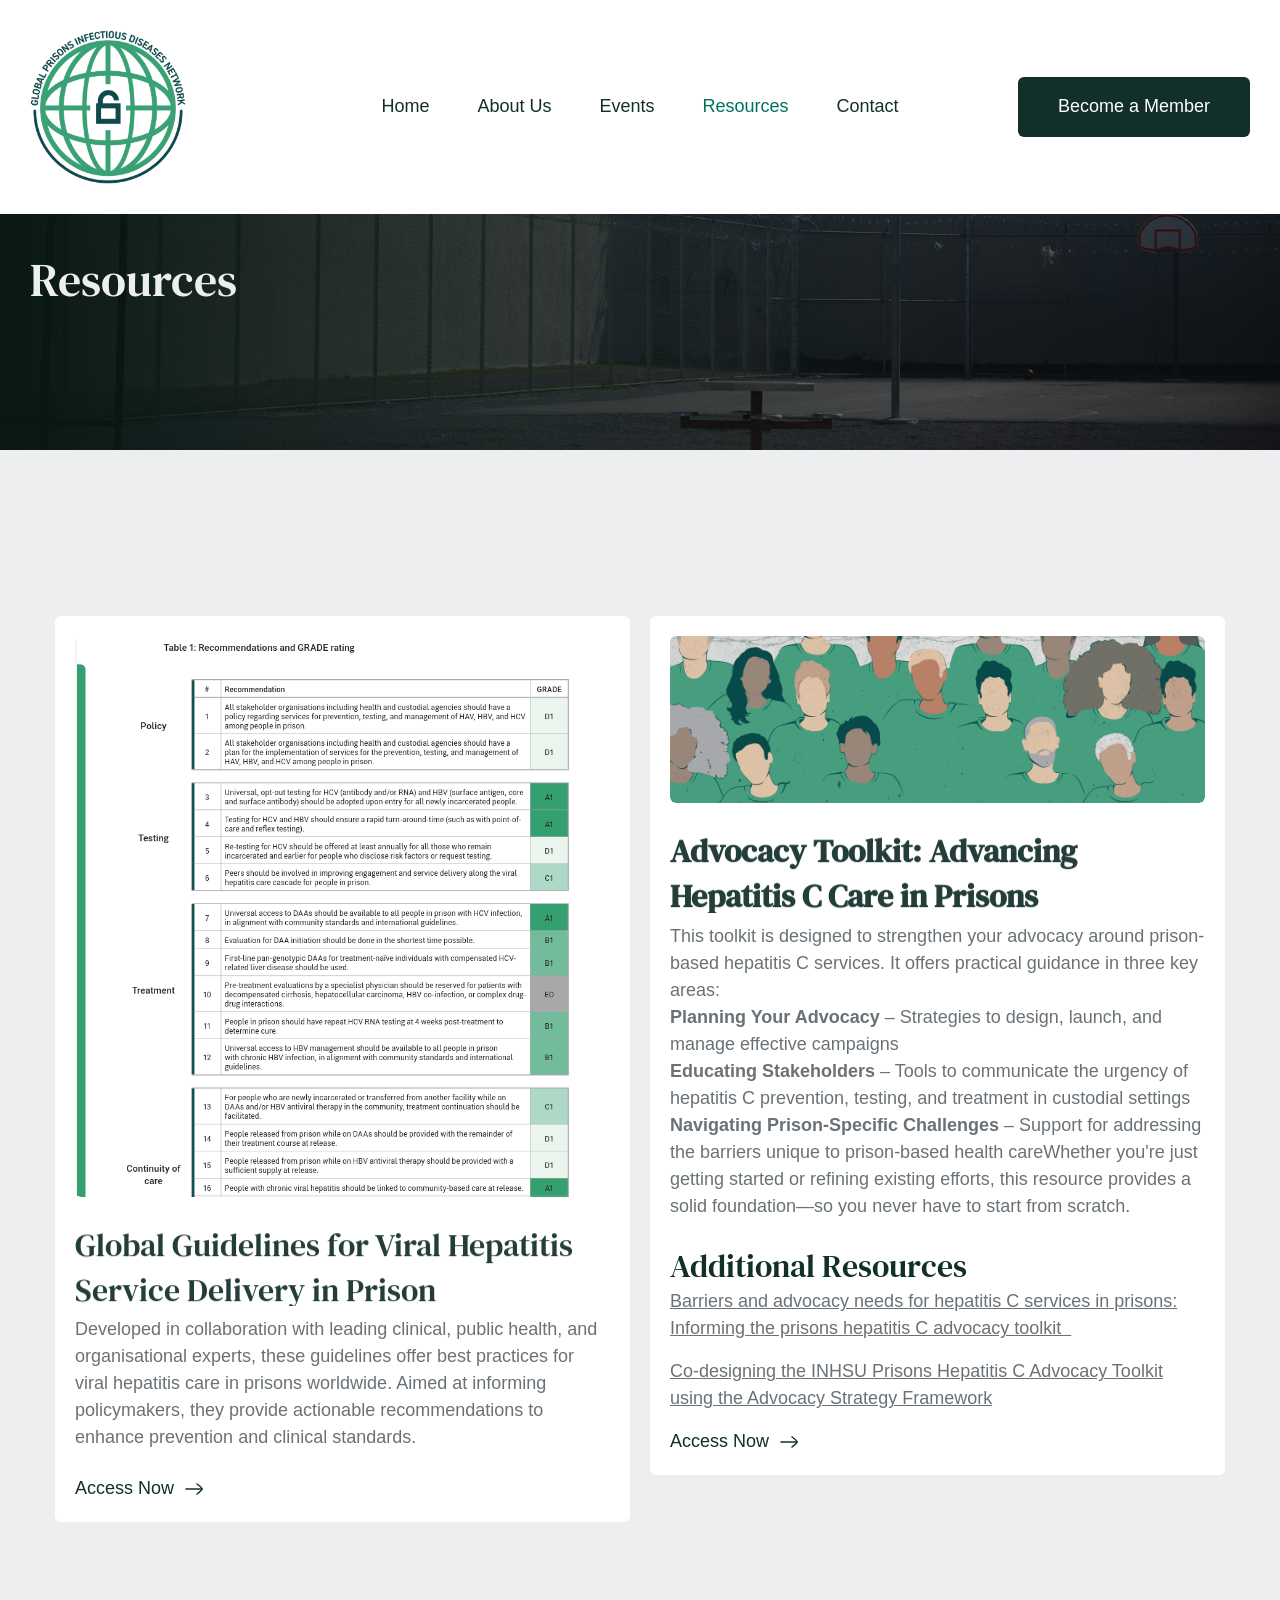
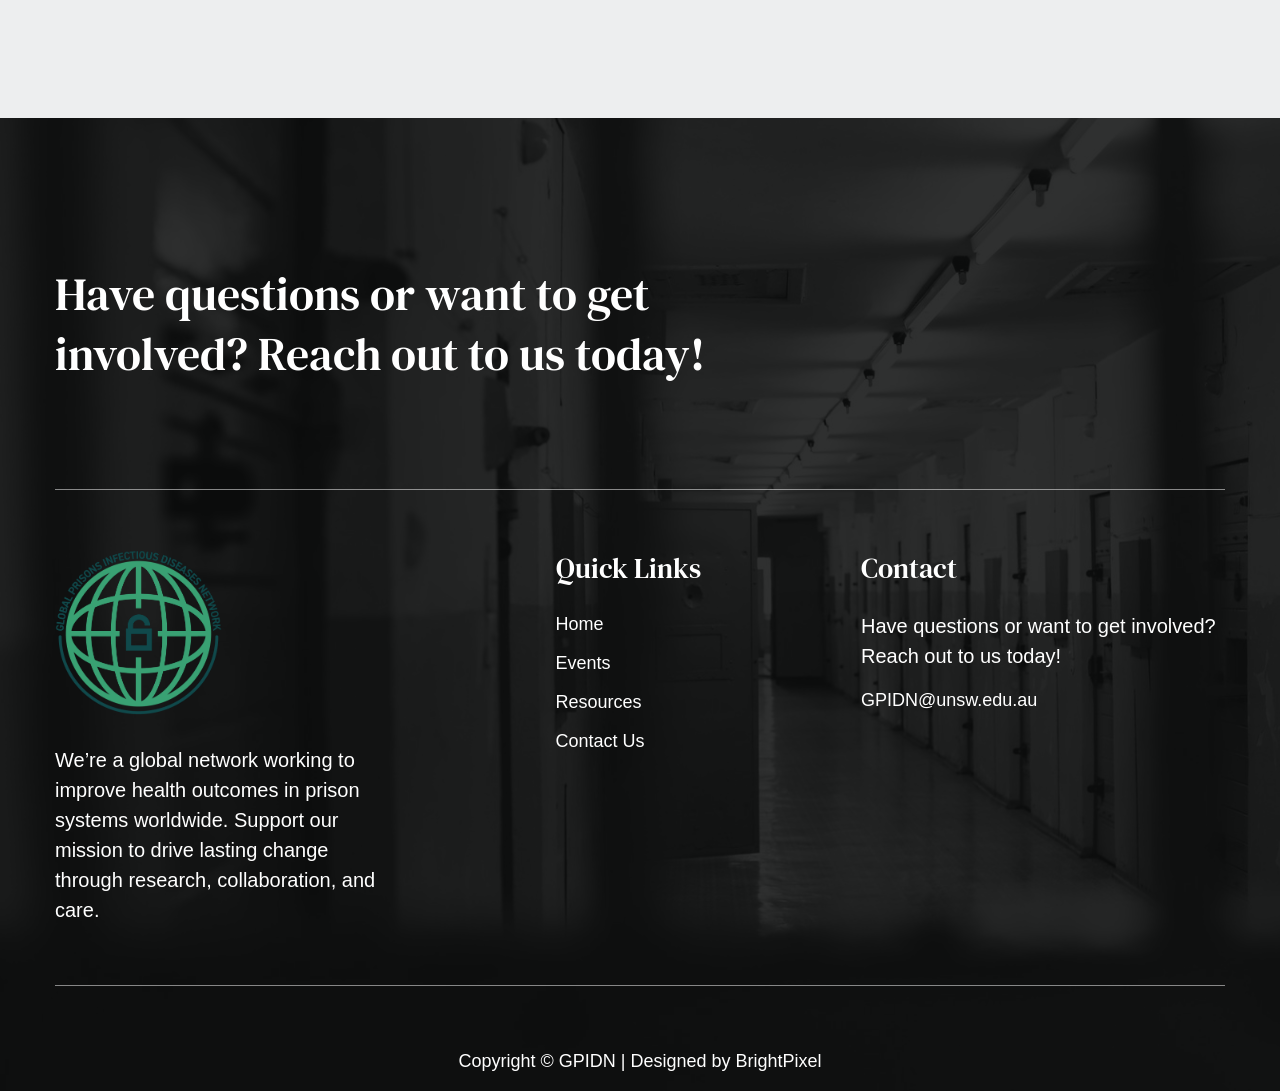
<file: resources.html>
<!DOCTYPE html><!-- This site was created in Webflow. https://webflow.com --><!-- Last Published: Thu May 07 2026 23:47:41 GMT+0000 (Coordinated Universal Time) --><html data-wf-domain="gpidn.org" data-wf-page="68351c70ae95c81b7feca746" data-wf-site="68351c6fae95c81b7feca6ff" lang="en"><head><meta charset="utf-8"/><link href="https://cdn.prod.website-files.com" rel="preconnect"/><title>Resources - Global Prison ID Network</title><meta content="Resources - Global Prison ID Network" property="og:title"/><meta content="Resources - Global Prison ID Network" name="twitter:title"/><meta content="width=device-width, initial-scale=1" name="viewport"/><meta content="Webflow" name="generator"/><link href="assets/gpidn-2025.webflow.shared.c7c316c44-14bac6.css" rel="stylesheet" type="text/css"/><script type="text/javascript">!function(o,c){var n=c.documentElement,t=" w-mod-";n.className+=t+"js",("ontouchstart"in o||o.DocumentTouch&&c instanceof DocumentTouch)&&(n.className+=t+"touch")}(window,document);</script><link href="assets/68389d52143961847e5248ff_favicon-32x32-a05550.png" rel="shortcut icon" type="image/x-icon"/><link href="assets/68389d955cf2e69576b1316a_logo-final-43fe6a.png" rel="apple-touch-icon"/></head><body><main class="page-wrapper"><header class="header"><div class="w-layout-blockcontainer container-fluid w-container"><div data-animation="over-left" data-collapse="medium" data-duration="400" data-easing="ease" data-easing2="ease" role="banner" class="navbar-container w-nav"><div class="navbar-wrapper"><a href="#" class="navbar-brand w-nav-brand"><img width="156" sizes="(max-width: 479px) 90vw, 156px" alt="Brand Logo" src="assets/6837008849dfaa25f21c8799_2025-Logos-Global-Prisons-ID-Network-FINALS-01_1-CLR-CMYK-300-b04871.png" loading="lazy" srcset="assets/6837008849dfaa25f21c8799_2025-Logos-Global-Prisons-ID-Network-FINALS-01_1-CLR-CMYK-300-p-500-603fd9.png 500w, assets/6837008849dfaa25f21c8799_2025-Logos-Global-Prisons-ID-Network-FINALS-01_1-CLR-CMYK-300-b04871.png 834w" class="brand-logo"/></a><nav role="navigation" class="nav-menu-wrapper w-nav-menu"><ul role="list" class="nav-menu w-list-unstyled"><li class="nav-mobile-brand"><a href="#" class="navbar-brand w-nav-brand"><img width="120" sizes="(max-width: 991px) 100vw, 120px" alt="Brand Logo" src="assets/6837008849dfaa25f21c8799_2025-Logos-Global-Prisons-ID-Network-FINALS-01_1-CLR-CMYK-300-b04871.png" loading="lazy" srcset="assets/6837008849dfaa25f21c8799_2025-Logos-Global-Prisons-ID-Network-FINALS-01_1-CLR-CMYK-300-p-500-603fd9.png 500w, assets/6837008849dfaa25f21c8799_2025-Logos-Global-Prisons-ID-Network-FINALS-01_1-CLR-CMYK-300-b04871.png 834w" class="brand-logo"/></a></li><li class="nav-menu-list"><div class="nav-menu-link-wrapper"><a href="index.html" class="nav-menu-link">Home</a></div></li><li class="nav-menu-list"><div class="nav-menu-link-wrapper"><a href="about-us.html" class="nav-menu-link">About Us</a></div></li><li class="nav-menu-list"><div class="nav-menu-link-wrapper"><a href="events.html" class="nav-menu-link">Events</a></div></li><li class="nav-menu-list"><div class="nav-menu-link-wrapper"><a href="resources.html" aria-current="page" class="nav-menu-link w--current">Resources</a></div></li><li class="nav-menu-list"><div class="nav-menu-link-wrapper"><a href="contact-us.html" class="nav-menu-link">Contact</a></div></li><li class="nav-menu-list nav-list-button"><a href="index.html#newsletter-signup" class="primary-button button-white w-button">Become a Member</a></li></ul></nav><div class="nav-button-block"><a href="index.html#newsletter-signup" class="primary-button w-button">Become a Member</a></div><div class="menu-button w-nav-button"><div class="w-icon-nav-menu"></div></div></div></div></div></header><main class="main-wrapper"><section class="breadcrumb-section causes"><div class="w-layout-blockcontainer container-fluid w-container"><div class="breadcrumb-content-block"><div class="overflow-hidden"><h2 data-w-id="1161a66c-f038-a1cc-7e0e-cd9dce9dd0f5" class="breadcrumb-title">Resources<br/></h2></div></div></div></section><section class="causes-section"><div class="section-gap"><div class="w-layout-blockcontainer container-default w-container"><div class="columns-2 w-row"><div class="w-col w-col-6"><div class="causes-card-block"><a data-w-id="9205606b-01a6-21b3-26d7-90097beee5c5" href="#" class="causes-thumbnail-block w-inline-block"><img src="assets/688b096e4a975085ff2bf3c8_Screenshot-2025-07-29-at-1.31.22-PM-e57ce1.png" loading="lazy" data-w-id="36578267-594f-02af-2658-ebfb0093b23d" sizes="100vw" alt="" srcset="assets/688b096e4a975085ff2bf3c8_Screenshot-2025-07-29-at-1.31.22-PM-p-500-d5a21a.png 500w, assets/688b096e4a975085ff2bf3c8_Screenshot-2025-07-29-at-1.31.22-PM-p-800-3d2dfc.png 800w, assets/688b096e4a975085ff2bf3c8_Screenshot-2025-07-29-at-1.31.22-PM-e57ce1.png 868w" class="image-on-scroll"/><div data-w-id="98fc9aa6-a46e-9956-e211-99ebeba47cee" class="image-on-scroll-overlay"></div></a><div class="causes-card-content-block"><div class="overflow-hidden"><a data-w-id="9205606b-01a6-21b3-26d7-90097beee5c9" style="opacity:0;-webkit-transform:translate3d(0, 80px, 0) scale3d(1, 1, 1) rotateX(0) rotateY(0) rotateZ(0) skew(0, 0);-moz-transform:translate3d(0, 80px, 0) scale3d(1, 1, 1) rotateX(0) rotateY(0) rotateZ(0) skew(0, 0);-ms-transform:translate3d(0, 80px, 0) scale3d(1, 1, 1) rotateX(0) rotateY(0) rotateZ(0) skew(0, 0);transform:translate3d(0, 80px, 0) scale3d(1, 1, 1) rotateX(0) rotateY(0) rotateZ(0) skew(0, 0)" href="assets/docs/Global-Guidelines_FINAL-8868b1.pdf" target="_blank" class="causes-card-title-link w-inline-block"><h3 class="causes-card-title">Global Guidelines for Viral Hepatitis Service Delivery in Prison</h3></a></div><p class="causes-summary">Developed in collaboration with leading clinical, public health, and organisational experts, these guidelines offer best practices for viral hepatitis care in prisons worldwide. Aimed at informing policymakers, they provide actionable recommendations to enhance prevention and clinical standards.</p><a data-w-id="9205606b-01a6-21b3-26d7-90097beee5ce" style="opacity:0" href="assets/docs/Global-Guidelines_FINAL-8868b1.pdf" target="_blank" class="read-more-link w-inline-block"><div class="read-more-link-text">Access Now</div><div style="-webkit-transform:translate3d(0px, 0, 0) scale3d(1, 1, 1) rotateX(0) rotateY(0) rotateZ(0) skew(0, 0);-moz-transform:translate3d(0px, 0, 0) scale3d(1, 1, 1) rotateX(0) rotateY(0) rotateZ(0) skew(0, 0);-ms-transform:translate3d(0px, 0, 0) scale3d(1, 1, 1) rotateX(0) rotateY(0) rotateZ(0) skew(0, 0);transform:translate3d(0px, 0, 0) scale3d(1, 1, 1) rotateX(0) rotateY(0) rotateZ(0) skew(0, 0)" class="link-icon w-embed"><svg xmlns="http://www.w3.org/2000/svg" width="24" height="24" viewBox="0 0 24 24" fill="none">
  <path d="M20 12L4 12" stroke="currentColor" stroke-width="1.5" stroke-linecap="round" stroke-linejoin="round"/>
  <path d="M15 7C15 7 20 10.6824 20 12C20 13.3176 15 17 15 17" stroke="currentColor" stroke-width="1.5" stroke-linecap="round" stroke-linejoin="round"/>
</svg></div></a></div></div></div><div class="w-col w-col-6"><div class="causes-card-block"><a data-w-id="4f33bdb1-3ae8-5233-6d40-772523b110c4" href="#" class="causes-thumbnail-block w-inline-block"><img src="assets/688b095bcee45ceb0e1a273d_Main-Header_graf_v2-1280x400-9b3e45.png" loading="lazy" sizes="100vw" height="Auto" alt="" srcset="assets/688b095bcee45ceb0e1a273d_Main-Header_graf_v2-1280x400-p-500-b057e1.png 500w, assets/688b095bcee45ceb0e1a273d_Main-Header_graf_v2-1280x400-9b3e45.png 1280w" class="image-on-scroll"/><div class="image-on-scroll-overlay"></div></a><div class="causes-card-content-block"><div class="overflow-hidden"><a data-w-id="4f33bdb1-3ae8-5233-6d40-772523b110c8" style="opacity:0;-webkit-transform:translate3d(0, 80px, 0) scale3d(1, 1, 1) rotateX(0) rotateY(0) rotateZ(0) skew(0, 0);-moz-transform:translate3d(0, 80px, 0) scale3d(1, 1, 1) rotateX(0) rotateY(0) rotateZ(0) skew(0, 0);-ms-transform:translate3d(0, 80px, 0) scale3d(1, 1, 1) rotateX(0) rotateY(0) rotateZ(0) skew(0, 0);transform:translate3d(0, 80px, 0) scale3d(1, 1, 1) rotateX(0) rotateY(0) rotateZ(0) skew(0, 0)" href="https://inhsu.org/prisons-advocacy/" target="_blank" class="causes-card-title-link w-inline-block"><h3 class="causes-card-title"><strong>Advocacy Toolkit: Advancing Hepatitis C Care in Prisons</strong></h3></a></div><p class="causes-summary">This toolkit is designed to strengthen your advocacy around prison-based hepatitis C services. It offers practical guidance in three key areas:<br/>‍<strong>Planning Your Advocacy</strong> – Strategies to design, launch, and manage effective campaigns<br/>‍<strong>Educating Stakeholders</strong> – Tools to communicate the urgency of hepatitis C prevention, testing, and treatment in custodial settings<br/>‍<strong>Navigating Prison-Specific Challenges</strong> – Support for addressing the barriers unique to prison-based health careWhether you&#x27;re just getting started or refining existing efforts, this resource provides a solid foundation—so you never have to start from scratch.   <br/></p><h3>Additional Resources</h3><div class="div-block-12"><a href="assets/docs/688afff72bd0dc958d264e34_Barriers-and-advocacy-needs-for-hepatitis-C--5202a2.pdf" target="_blank" class="link">Barriers and advocacy needs for hepatitis C services in prisons: Informing the prisons hepatitis C advocacy toolkit   </a><a href="assets/docs/688afff72bd0dc958d264e34_Barriers-and-advocacy-needs-for-hepatitis-C--5202a2.pdf" target="_blank" class="link">Co-designing the INHSU Prisons Hepatitis C Advocacy Toolkit using the Advocacy Strategy Framework</a></div><a data-w-id="4f33bdb1-3ae8-5233-6d40-772523b110dd" style="opacity:0" href="https://inhsu.org/prisons-advocacy/" target="_blank" class="read-more-link w-inline-block"><div class="read-more-link-text">Access Now</div><div style="-webkit-transform:translate3d(0px, 0, 0) scale3d(1, 1, 1) rotateX(0) rotateY(0) rotateZ(0) skew(0, 0);-moz-transform:translate3d(0px, 0, 0) scale3d(1, 1, 1) rotateX(0) rotateY(0) rotateZ(0) skew(0, 0);-ms-transform:translate3d(0px, 0, 0) scale3d(1, 1, 1) rotateX(0) rotateY(0) rotateZ(0) skew(0, 0);transform:translate3d(0px, 0, 0) scale3d(1, 1, 1) rotateX(0) rotateY(0) rotateZ(0) skew(0, 0)" class="link-icon w-embed"><svg xmlns="http://www.w3.org/2000/svg" width="24" height="24" viewBox="0 0 24 24" fill="none">
  <path d="M20 12L4 12" stroke="currentColor" stroke-width="1.5" stroke-linecap="round" stroke-linejoin="round"/>
  <path d="M15 7C15 7 20 10.6824 20 12C20 13.3176 15 17 15 17" stroke="currentColor" stroke-width="1.5" stroke-linecap="round" stroke-linejoin="round"/>
</svg></div></a></div></div></div></div></div></div></section></main><footer class="footer"><div class="footer-main-wrapper"><div class="footer-cta-block"><div class="w-layout-blockcontainer container-default w-container"><div class="footer-cta-inner"><h2 class="footer-cta-title">Have questions or want to get involved? Reach out to us today!</h2></div></div></div><div class="footer-upper-block"><div class="w-layout-blockcontainer container-default w-container"><div class="footer-main-block"><div id="w-node-cbdabc83-c2b3-a288-bb67-6b3678194d32-78194d25" class="footer-about-wrapper"><a href="#" class="footer-brand w-inline-block"><img sizes="100vw" srcset="assets/6837008849dfaa25f21c8799_2025-Logos-Global-Prisons-ID-Network-FINALS-01_1-CLR-CMYK-300-p-500-603fd9.png 500w, assets/6837008849dfaa25f21c8799_2025-Logos-Global-Prisons-ID-Network-FINALS-01_1-CLR-CMYK-300-b04871.png 834w" alt="Brand Logo" src="assets/6837008849dfaa25f21c8799_2025-Logos-Global-Prisons-ID-Network-FINALS-01_1-CLR-CMYK-300-b04871.png" loading="lazy" class="footer-brand-logo"/></a><p class="footer-about-paragraph">We’re a global network working to improve health outcomes in prison systems worldwide. Support our mission to drive lasting change through research, collaboration, and care.</p></div><div class="footer-column"><div class="footer-heading">Quick Links</div><div class="footer-link-wrapper"><a href="index.html" class="footer-link">Home</a><a href="events.html" class="footer-link">Events</a><a href="resources.html" aria-current="page" class="footer-link w--current">Resources</a><a href="contact-us.html" class="footer-link">Contact Us</a></div></div><div id="w-node-cbdabc83-c2b3-a288-bb67-6b3678194d5e-78194d25" class="footer-contact-block"><div class="footer-heading">Contact</div><div class="footer-newsletter-wrapper"><p class="footer-text">Have questions or want to get involved? Reach out to us today!</p><div class="footer-contact-link-block"><div class="footer-contact-text">GPIDN@unsw.edu.au</div></div></div></div></div></div></div><div class="footer-lower-block"><div class="w-layout-blockcontainer container-default w-container"><div class="footer-copyright-text">Copyright © GPIDN | Designed by <a href="https://www.bright-pixel.com" class="footer-copyright-link">BrightPixel</a></div></div></div></div><img src="assets/6837106b8d5699e314704a1d_matthew-ansley-ihl2Q5F-VYA-unsplash-0db472.jpg" loading="lazy" sizes="100vw" srcset="assets/6837106b8d5699e314704a1d_matthew-ansley-ihl2Q5F-VYA-unsplash-p-500-630df8.jpg 500w, assets/6837106b8d5699e314704a1d_matthew-ansley-ihl2Q5F-VYA-unsplash-p-800-622639.jpg 800w, assets/6837106b8d5699e314704a1d_matthew-ansley-ihl2Q5F-VYA-unsplash-p-1080-1d7cfe.jpg 1080w, assets/6837106b8d5699e314704a1d_matthew-ansley-ihl2Q5F-VYA-unsplash-p-1600-a8a8f8.jpg 1600w, assets/6837106b8d5699e314704a1d_matthew-ansley-ihl2Q5F-VYA-unsplash-p-2000-96ce20.jpg 2000w, assets/6837106b8d5699e314704a1d_matthew-ansley-ihl2Q5F-VYA-unsplash-p-2600-5c32ee.jpg 2600w, assets/6837106b8d5699e314704a1d_matthew-ansley-ihl2Q5F-VYA-unsplash-p-3200-4ceb6a.jpg 3200w, assets/6837106b8d5699e314704a1d_matthew-ansley-ihl2Q5F-VYA-unsplash-0db472.jpg 6240w" alt="" class="footer-bg"/></footer></main><script src="assets/jquery-3.5.1.min.dc5e7f18c8-2a0d24.js" type="text/javascript"></script><script src="assets/webflow.schunk.36b8fb49256177c8-672e7f.js" type="text/javascript"></script><script src="assets/webflow.schunk.cf0bcd5d386168d1-3fe986.js" type="text/javascript"></script><script src="assets/webflow.37ffd93a.c64ad2f192f52dd2-768ecd.js" type="text/javascript"></script></body></html>
</file>
<file: assets/gpidn-2025.webflow.shared.c7c316c44-14bac6.css>
html {
  -webkit-text-size-adjust: 100%;
  -ms-text-size-adjust: 100%;
  font-family: sans-serif;
}

body {
  margin: 0;
}

article, aside, details, figcaption, figure, footer, header, hgroup, main, menu, nav, section, summary {
  display: block;
}

audio, canvas, progress, video {
  vertical-align: baseline;
  display: inline-block;
}

audio:not([controls]) {
  height: 0;
  display: none;
}

[hidden], template {
  display: none;
}

a {
  background-color: #0000;
}

a:active, a:hover {
  outline: 0;
}

abbr[title] {
  border-bottom: 1px dotted;
}

b, strong {
  font-weight: bold;
}

dfn {
  font-style: italic;
}

h1 {
  margin: .67em 0;
  font-size: 2em;
}

mark {
  color: #000;
  background: #ff0;
}

small {
  font-size: 80%;
}

sub, sup {
  vertical-align: baseline;
  font-size: 75%;
  line-height: 0;
  position: relative;
}

sup {
  top: -.5em;
}

sub {
  bottom: -.25em;
}

img {
  border: 0;
}

svg:not(:root) {
  overflow: hidden;
}

hr {
  box-sizing: content-box;
  height: 0;
}

pre {
  overflow: auto;
}

code, kbd, pre, samp {
  font-family: monospace;
  font-size: 1em;
}

button, input, optgroup, select, textarea {
  color: inherit;
  font: inherit;
  margin: 0;
}

button {
  overflow: visible;
}

button, select {
  text-transform: none;
}

button, html input[type="button"], input[type="reset"] {
  -webkit-appearance: button;
  cursor: pointer;
}

button[disabled], html input[disabled] {
  cursor: default;
}

button::-moz-focus-inner, input::-moz-focus-inner {
  border: 0;
  padding: 0;
}

input {
  line-height: normal;
}

input[type="checkbox"], input[type="radio"] {
  box-sizing: border-box;
  padding: 0;
}

input[type="number"]::-webkit-inner-spin-button, input[type="number"]::-webkit-outer-spin-button {
  height: auto;
}

input[type="search"] {
  -webkit-appearance: none;
}

input[type="search"]::-webkit-search-cancel-button, input[type="search"]::-webkit-search-decoration {
  -webkit-appearance: none;
}

legend {
  border: 0;
  padding: 0;
}

textarea {
  overflow: auto;
}

optgroup {
  font-weight: bold;
}

table {
  border-collapse: collapse;
  border-spacing: 0;
}

td, th {
  padding: 0;
}

@font-face {
  font-family: webflow-icons;
  src: url("[data-uri]") format("truetype");
  font-weight: normal;
  font-style: normal;
}

[class^="w-icon-"], [class*=" w-icon-"] {
  speak: none;
  font-variant: normal;
  text-transform: none;
  -webkit-font-smoothing: antialiased;
  -moz-osx-font-smoothing: grayscale;
  font-style: normal;
  font-weight: normal;
  line-height: 1;
  font-family: webflow-icons !important;
}

.w-icon-slider-right:before {
  content: "";
}

.w-icon-slider-left:before {
  content: "";
}

.w-icon-nav-menu:before {
  content: "";
}

.w-icon-arrow-down:before, .w-icon-dropdown-toggle:before {
  content: "";
}

.w-icon-file-upload-remove:before {
  content: "";
}

.w-icon-file-upload-icon:before {
  content: "";
}

* {
  box-sizing: border-box;
}

html {
  height: 100%;
}

body {
  color: #333;
  background-color: #fff;
  min-height: 100%;
  margin: 0;
  font-family: Arial, sans-serif;
  font-size: 14px;
  line-height: 20px;
}

img {
  vertical-align: middle;
  max-width: 100%;
  display: inline-block;
}

html.w-mod-touch * {
  background-attachment: scroll !important;
}

.w-block {
  display: block;
}

.w-inline-block {
  max-width: 100%;
  display: inline-block;
}

.w-clearfix:before, .w-clearfix:after {
  content: " ";
  grid-area: 1 / 1 / 2 / 2;
  display: table;
}

.w-clearfix:after {
  clear: both;
}

.w-hidden {
  display: none;
}

.w-button {
  color: #fff;
  line-height: inherit;
  cursor: pointer;
  background-color: #3898ec;
  border: 0;
  border-radius: 0;
  padding: 9px 15px;
  text-decoration: none;
  display: inline-block;
}

input.w-button {
  -webkit-appearance: button;
}

html[data-w-dynpage] [data-w-cloak] {
  color: #0000 !important;
}

.w-code-block {
  margin: unset;
}

pre.w-code-block code {
  all: inherit;
}

pre.w-code-block code > span {
  display: block !important;
}

.w-optimization {
  display: contents;
}

.w-webflow-badge, .w-webflow-badge > img {
  box-sizing: unset;
  width: unset;
  height: unset;
  max-height: unset;
  max-width: unset;
  min-height: unset;
  min-width: unset;
  margin: unset;
  padding: unset;
  float: unset;
  clear: unset;
  border: unset;
  border-radius: unset;
  background: unset;
  background-image: unset;
  background-position: unset;
  background-size: unset;
  background-repeat: unset;
  background-origin: unset;
  background-clip: unset;
  background-attachment: unset;
  background-color: unset;
  box-shadow: unset;
  transform: unset;
  direction: unset;
  font-family: unset;
  font-weight: unset;
  color: unset;
  font-size: unset;
  line-height: unset;
  font-style: unset;
  font-variant: unset;
  text-align: unset;
  letter-spacing: unset;
  -webkit-text-decoration: unset;
  text-decoration: unset;
  text-indent: unset;
  text-transform: unset;
  list-style-type: unset;
  text-shadow: unset;
  vertical-align: unset;
  cursor: unset;
  white-space: unset;
  word-break: unset;
  word-spacing: unset;
  word-wrap: unset;
  transition: unset;
}

.w-webflow-badge {
  white-space: nowrap;
  cursor: pointer;
  box-shadow: 0 0 0 1px #0000001a, 0 1px 3px #0000001a;
  visibility: visible !important;
  opacity: 1 !important;
  z-index: 2147483647 !important;
  color: #aaadb0 !important;
  width: auto !important;
  height: auto !important;
  overflow: unset !important;
  background-color: #fff !important;
  border-radius: 3px !important;
  margin: 0 !important;
  padding: 6px !important;
  font-size: 12px !important;
  line-height: 14px !important;
  text-decoration: none !important;
  display: inline-block !important;
  position: fixed !important;
  inset: auto 12px 12px auto !important;
  transform: none !important;
}

.w-webflow-badge > img {
  position: unset;
  visibility: unset !important;
  opacity: 1 !important;
  vertical-align: middle !important;
  display: inline-block !important;
}

h1, h2, h3, h4, h5, h6 {
  margin-bottom: 10px;
  font-weight: bold;
}

h1 {
  margin-top: 20px;
  font-size: 38px;
  line-height: 44px;
}

h2 {
  margin-top: 20px;
  font-size: 32px;
  line-height: 36px;
}

h3 {
  margin-top: 20px;
  font-size: 24px;
  line-height: 30px;
}

h4 {
  margin-top: 10px;
  font-size: 18px;
  line-height: 24px;
}

h5 {
  margin-top: 10px;
  font-size: 14px;
  line-height: 20px;
}

h6 {
  margin-top: 10px;
  font-size: 12px;
  line-height: 18px;
}

p {
  margin-top: 0;
  margin-bottom: 10px;
}

blockquote {
  border-left: 5px solid #e2e2e2;
  margin: 0 0 10px;
  padding: 10px 20px;
  font-size: 18px;
  line-height: 22px;
}

figure {
  margin: 0 0 10px;
}

figcaption {
  text-align: center;
  margin-top: 5px;
}

ul, ol {
  margin-top: 0;
  margin-bottom: 10px;
  padding-left: 40px;
}

.w-list-unstyled {
  padding-left: 0;
  list-style: none;
}

.w-embed:before, .w-embed:after {
  content: " ";
  grid-area: 1 / 1 / 2 / 2;
  display: table;
}

.w-embed:after {
  clear: both;
}

.w-video {
  width: 100%;
  padding: 0;
  position: relative;
}

.w-video iframe, .w-video object, .w-video embed {
  border: none;
  width: 100%;
  height: 100%;
  position: absolute;
  top: 0;
  left: 0;
}

fieldset {
  border: 0;
  margin: 0;
  padding: 0;
}

button, [type="button"], [type="reset"] {
  cursor: pointer;
  -webkit-appearance: button;
  border: 0;
}

.w-form {
  margin: 0 0 15px;
}

.w-form-done {
  text-align: center;
  background-color: #ddd;
  padding: 20px;
  display: none;
}

.w-form-fail {
  background-color: #ffdede;
  margin-top: 10px;
  padding: 10px;
  display: none;
}

label {
  margin-bottom: 5px;
  font-weight: bold;
  display: block;
}

.w-input, .w-select {
  color: #333;
  vertical-align: middle;
  background-color: #fff;
  border: 1px solid #ccc;
  width: 100%;
  height: 38px;
  margin-bottom: 10px;
  padding: 8px 12px;
  font-size: 14px;
  line-height: 1.42857;
  display: block;
}

.w-input::placeholder, .w-select::placeholder {
  color: #999;
}

.w-input:focus, .w-select:focus {
  border-color: #3898ec;
  outline: 0;
}

.w-input[disabled], .w-select[disabled], .w-input[readonly], .w-select[readonly], fieldset[disabled] .w-input, fieldset[disabled] .w-select {
  cursor: not-allowed;
}

.w-input[disabled]:not(.w-input-disabled), .w-select[disabled]:not(.w-input-disabled), .w-input[readonly], .w-select[readonly], fieldset[disabled]:not(.w-input-disabled) .w-input, fieldset[disabled]:not(.w-input-disabled) .w-select {
  background-color: #eee;
}

textarea.w-input, textarea.w-select {
  height: auto;
}

.w-select {
  background-color: #f3f3f3;
}

.w-select[multiple] {
  height: auto;
}

.w-form-label {
  cursor: pointer;
  margin-bottom: 0;
  font-weight: normal;
  display: inline-block;
}

.w-radio {
  margin-bottom: 5px;
  padding-left: 20px;
  display: block;
}

.w-radio:before, .w-radio:after {
  content: " ";
  grid-area: 1 / 1 / 2 / 2;
  display: table;
}

.w-radio:after {
  clear: both;
}

.w-radio-input {
  float: left;
  margin: 3px 0 0 -20px;
  line-height: normal;
}

.w-file-upload {
  margin-bottom: 10px;
  display: block;
}

.w-file-upload-input {
  opacity: 0;
  z-index: -100;
  width: .1px;
  height: .1px;
  position: absolute;
  overflow: hidden;
}

.w-file-upload-default, .w-file-upload-uploading, .w-file-upload-success {
  color: #333;
  display: inline-block;
}

.w-file-upload-error {
  margin-top: 10px;
  display: block;
}

.w-file-upload-default.w-hidden, .w-file-upload-uploading.w-hidden, .w-file-upload-error.w-hidden, .w-file-upload-success.w-hidden {
  display: none;
}

.w-file-upload-uploading-btn {
  cursor: pointer;
  background-color: #fafafa;
  border: 1px solid #ccc;
  margin: 0;
  padding: 8px 12px;
  font-size: 14px;
  font-weight: normal;
  display: flex;
}

.w-file-upload-file {
  background-color: #fafafa;
  border: 1px solid #ccc;
  flex-grow: 1;
  justify-content: space-between;
  margin: 0;
  padding: 8px 9px 8px 11px;
  display: flex;
}

.w-file-upload-file-name {
  font-size: 14px;
  font-weight: normal;
  display: block;
}

.w-file-remove-link {
  cursor: pointer;
  width: auto;
  height: auto;
  margin-top: 3px;
  margin-left: 10px;
  padding: 3px;
  display: block;
}

.w-icon-file-upload-remove {
  margin: auto;
  font-size: 10px;
}

.w-file-upload-error-msg {
  color: #ea384c;
  padding: 2px 0;
  display: inline-block;
}

.w-file-upload-info {
  padding: 0 12px;
  line-height: 38px;
  display: inline-block;
}

.w-file-upload-label {
  cursor: pointer;
  background-color: #fafafa;
  border: 1px solid #ccc;
  margin: 0;
  padding: 8px 12px;
  font-size: 14px;
  font-weight: normal;
  display: inline-block;
}

.w-icon-file-upload-icon, .w-icon-file-upload-uploading {
  width: 20px;
  margin-right: 8px;
  display: inline-block;
}

.w-icon-file-upload-uploading {
  height: 20px;
}

.w-container {
  max-width: 940px;
  margin-left: auto;
  margin-right: auto;
}

.w-container:before, .w-container:after {
  content: " ";
  grid-area: 1 / 1 / 2 / 2;
  display: table;
}

.w-container:after {
  clear: both;
}

.w-container .w-row {
  margin-left: -10px;
  margin-right: -10px;
}

.w-row:before, .w-row:after {
  content: " ";
  grid-area: 1 / 1 / 2 / 2;
  display: table;
}

.w-row:after {
  clear: both;
}

.w-row .w-row {
  margin-left: 0;
  margin-right: 0;
}

.w-col {
  float: left;
  width: 100%;
  min-height: 1px;
  padding-left: 10px;
  padding-right: 10px;
  position: relative;
}

.w-col .w-col {
  padding-left: 0;
  padding-right: 0;
}

.w-col-1 {
  width: 8.33333%;
}

.w-col-2 {
  width: 16.6667%;
}

.w-col-3 {
  width: 25%;
}

.w-col-4 {
  width: 33.3333%;
}

.w-col-5 {
  width: 41.6667%;
}

.w-col-6 {
  width: 50%;
}

.w-col-7 {
  width: 58.3333%;
}

.w-col-8 {
  width: 66.6667%;
}

.w-col-9 {
  width: 75%;
}

.w-col-10 {
  width: 83.3333%;
}

.w-col-11 {
  width: 91.6667%;
}

.w-col-12 {
  width: 100%;
}

.w-hidden-main {
  display: none !important;
}

@media screen and (max-width: 991px) {
  .w-container {
    max-width: 728px;
  }

  .w-hidden-main {
    display: inherit !important;
  }

  .w-hidden-medium {
    display: none !important;
  }

  .w-col-medium-1 {
    width: 8.33333%;
  }

  .w-col-medium-2 {
    width: 16.6667%;
  }

  .w-col-medium-3 {
    width: 25%;
  }

  .w-col-medium-4 {
    width: 33.3333%;
  }

  .w-col-medium-5 {
    width: 41.6667%;
  }

  .w-col-medium-6 {
    width: 50%;
  }

  .w-col-medium-7 {
    width: 58.3333%;
  }

  .w-col-medium-8 {
    width: 66.6667%;
  }

  .w-col-medium-9 {
    width: 75%;
  }

  .w-col-medium-10 {
    width: 83.3333%;
  }

  .w-col-medium-11 {
    width: 91.6667%;
  }

  .w-col-medium-12 {
    width: 100%;
  }

  .w-col-stack {
    width: 100%;
    left: auto;
    right: auto;
  }
}

@media screen and (max-width: 767px) {
  .w-hidden-main, .w-hidden-medium {
    display: inherit !important;
  }

  .w-hidden-small {
    display: none !important;
  }

  .w-row, .w-container .w-row {
    margin-left: 0;
    margin-right: 0;
  }

  .w-col {
    width: 100%;
    left: auto;
    right: auto;
  }

  .w-col-small-1 {
    width: 8.33333%;
  }

  .w-col-small-2 {
    width: 16.6667%;
  }

  .w-col-small-3 {
    width: 25%;
  }

  .w-col-small-4 {
    width: 33.3333%;
  }

  .w-col-small-5 {
    width: 41.6667%;
  }

  .w-col-small-6 {
    width: 50%;
  }

  .w-col-small-7 {
    width: 58.3333%;
  }

  .w-col-small-8 {
    width: 66.6667%;
  }

  .w-col-small-9 {
    width: 75%;
  }

  .w-col-small-10 {
    width: 83.3333%;
  }

  .w-col-small-11 {
    width: 91.6667%;
  }

  .w-col-small-12 {
    width: 100%;
  }
}

@media screen and (max-width: 479px) {
  .w-container {
    max-width: none;
  }

  .w-hidden-main, .w-hidden-medium, .w-hidden-small {
    display: inherit !important;
  }

  .w-hidden-tiny {
    display: none !important;
  }

  .w-col {
    width: 100%;
  }

  .w-col-tiny-1 {
    width: 8.33333%;
  }

  .w-col-tiny-2 {
    width: 16.6667%;
  }

  .w-col-tiny-3 {
    width: 25%;
  }

  .w-col-tiny-4 {
    width: 33.3333%;
  }

  .w-col-tiny-5 {
    width: 41.6667%;
  }

  .w-col-tiny-6 {
    width: 50%;
  }

  .w-col-tiny-7 {
    width: 58.3333%;
  }

  .w-col-tiny-8 {
    width: 66.6667%;
  }

  .w-col-tiny-9 {
    width: 75%;
  }

  .w-col-tiny-10 {
    width: 83.3333%;
  }

  .w-col-tiny-11 {
    width: 91.6667%;
  }

  .w-col-tiny-12 {
    width: 100%;
  }
}

.w-widget {
  position: relative;
}

.w-widget-map {
  width: 100%;
  height: 400px;
}

.w-widget-map label {
  width: auto;
  display: inline;
}

.w-widget-map img {
  max-width: inherit;
}

.w-widget-map .gm-style-iw {
  text-align: center;
}

.w-widget-map .gm-style-iw > button {
  display: none !important;
}

.w-widget-twitter {
  overflow: hidden;
}

.w-widget-twitter-count-shim {
  vertical-align: top;
  text-align: center;
  background: #fff;
  border: 1px solid #758696;
  border-radius: 3px;
  width: 28px;
  height: 20px;
  display: inline-block;
  position: relative;
}

.w-widget-twitter-count-shim * {
  pointer-events: none;
  -webkit-user-select: none;
  user-select: none;
}

.w-widget-twitter-count-shim .w-widget-twitter-count-inner {
  text-align: center;
  color: #999;
  font-family: serif;
  font-size: 15px;
  line-height: 12px;
  position: relative;
}

.w-widget-twitter-count-shim .w-widget-twitter-count-clear {
  display: block;
  position: relative;
}

.w-widget-twitter-count-shim.w--large {
  width: 36px;
  height: 28px;
}

.w-widget-twitter-count-shim.w--large .w-widget-twitter-count-inner {
  font-size: 18px;
  line-height: 18px;
}

.w-widget-twitter-count-shim:not(.w--vertical) {
  margin-left: 5px;
  margin-right: 8px;
}

.w-widget-twitter-count-shim:not(.w--vertical).w--large {
  margin-left: 6px;
}

.w-widget-twitter-count-shim:not(.w--vertical):before, .w-widget-twitter-count-shim:not(.w--vertical):after {
  content: " ";
  pointer-events: none;
  border: solid #0000;
  width: 0;
  height: 0;
  position: absolute;
  top: 50%;
  left: 0;
}

.w-widget-twitter-count-shim:not(.w--vertical):before {
  border-width: 4px;
  border-color: #75869600 #5d6c7b #75869600 #75869600;
  margin-top: -4px;
  margin-left: -9px;
}

.w-widget-twitter-count-shim:not(.w--vertical).w--large:before {
  border-width: 5px;
  margin-top: -5px;
  margin-left: -10px;
}

.w-widget-twitter-count-shim:not(.w--vertical):after {
  border-width: 4px;
  border-color: #fff0 #fff #fff0 #fff0;
  margin-top: -4px;
  margin-left: -8px;
}

.w-widget-twitter-count-shim:not(.w--vertical).w--large:after {
  border-width: 5px;
  margin-top: -5px;
  margin-left: -9px;
}

.w-widget-twitter-count-shim.w--vertical {
  width: 61px;
  height: 33px;
  margin-bottom: 8px;
}

.w-widget-twitter-count-shim.w--vertical:before, .w-widget-twitter-count-shim.w--vertical:after {
  content: " ";
  pointer-events: none;
  border: solid #0000;
  width: 0;
  height: 0;
  position: absolute;
  top: 100%;
  left: 50%;
}

.w-widget-twitter-count-shim.w--vertical:before {
  border-width: 5px;
  border-color: #5d6c7b #75869600 #75869600;
  margin-left: -5px;
}

.w-widget-twitter-count-shim.w--vertical:after {
  border-width: 4px;
  border-color: #fff #fff0 #fff0;
  margin-left: -4px;
}

.w-widget-twitter-count-shim.w--vertical .w-widget-twitter-count-inner {
  font-size: 18px;
  line-height: 22px;
}

.w-widget-twitter-count-shim.w--vertical.w--large {
  width: 76px;
}

.w-background-video {
  color: #fff;
  height: 500px;
  position: relative;
  overflow: hidden;
}

.w-background-video > video {
  object-fit: cover;
  z-index: -100;
  background-position: 50%;
  background-size: cover;
  width: 100%;
  height: 100%;
  margin: auto;
  position: absolute;
  inset: -100%;
}

.w-background-video > video::-webkit-media-controls-start-playback-button {
  -webkit-appearance: none;
  display: none !important;
}

.w-background-video--control {
  background-color: #0000;
  padding: 0;
  position: absolute;
  bottom: 1em;
  right: 1em;
}

.w-background-video--control > [hidden] {
  display: none !important;
}

.w-slider {
  text-align: center;
  clear: both;
  -webkit-tap-highlight-color: #0000;
  tap-highlight-color: #0000;
  background: #ddd;
  height: 300px;
  position: relative;
}

.w-slider-mask {
  z-index: 1;
  white-space: nowrap;
  height: 100%;
  display: block;
  position: relative;
  left: 0;
  right: 0;
  overflow: hidden;
}

.w-slide {
  vertical-align: top;
  white-space: normal;
  text-align: left;
  width: 100%;
  height: 100%;
  display: inline-block;
  position: relative;
}

.w-slider-nav {
  z-index: 2;
  text-align: center;
  -webkit-tap-highlight-color: #0000;
  tap-highlight-color: #0000;
  height: 40px;
  margin: auto;
  padding-top: 10px;
  position: absolute;
  inset: auto 0 0;
}

.w-slider-nav.w-round > div {
  border-radius: 100%;
}

.w-slider-nav.w-num > div {
  width: auto;
  height: auto;
  font-size: inherit;
  line-height: inherit;
  padding: .2em .5em;
}

.w-slider-nav.w-shadow > div {
  box-shadow: 0 0 3px #3336;
}

.w-slider-nav-invert {
  color: #fff;
}

.w-slider-nav-invert > div {
  background-color: #2226;
}

.w-slider-nav-invert > div.w-active {
  background-color: #222;
}

.w-slider-dot {
  cursor: pointer;
  background-color: #fff6;
  width: 1em;
  height: 1em;
  margin: 0 3px .5em;
  transition: background-color .1s, color .1s;
  display: inline-block;
  position: relative;
}

.w-slider-dot.w-active {
  background-color: #fff;
}

.w-slider-dot:focus {
  outline: none;
  box-shadow: 0 0 0 2px #fff;
}

.w-slider-dot:focus.w-active {
  box-shadow: none;
}

.w-slider-arrow-left, .w-slider-arrow-right {
  cursor: pointer;
  color: #fff;
  -webkit-tap-highlight-color: #0000;
  tap-highlight-color: #0000;
  -webkit-user-select: none;
  user-select: none;
  width: 80px;
  margin: auto;
  font-size: 40px;
  position: absolute;
  inset: 0;
  overflow: hidden;
}

.w-slider-arrow-left [class^="w-icon-"], .w-slider-arrow-right [class^="w-icon-"], .w-slider-arrow-left [class*=" w-icon-"], .w-slider-arrow-right [class*=" w-icon-"] {
  position: absolute;
}

.w-slider-arrow-left:focus, .w-slider-arrow-right:focus {
  outline: 0;
}

.w-slider-arrow-left {
  z-index: 3;
  right: auto;
}

.w-slider-arrow-right {
  z-index: 4;
  left: auto;
}

.w-icon-slider-left, .w-icon-slider-right {
  width: 1em;
  height: 1em;
  margin: auto;
  inset: 0;
}

.w-slider-aria-label {
  clip: rect(0 0 0 0);
  border: 0;
  width: 1px;
  height: 1px;
  margin: -1px;
  padding: 0;
  position: absolute;
  overflow: hidden;
}

.w-slider-force-show {
  display: block !important;
}

.w-dropdown {
  text-align: left;
  z-index: 900;
  margin-left: auto;
  margin-right: auto;
  display: inline-block;
  position: relative;
}

.w-dropdown-btn, .w-dropdown-toggle, .w-dropdown-link {
  vertical-align: top;
  color: #222;
  text-align: left;
  white-space: nowrap;
  margin-left: auto;
  margin-right: auto;
  padding: 20px;
  text-decoration: none;
  position: relative;
}

.w-dropdown-toggle {
  -webkit-user-select: none;
  user-select: none;
  cursor: pointer;
  padding-right: 40px;
  display: inline-block;
}

.w-dropdown-toggle:focus {
  outline: 0;
}

.w-icon-dropdown-toggle {
  width: 1em;
  height: 1em;
  margin: auto 20px auto auto;
  position: absolute;
  top: 0;
  bottom: 0;
  right: 0;
}

.w-dropdown-list {
  background: #ddd;
  min-width: 100%;
  display: none;
  position: absolute;
}

.w-dropdown-list.w--open {
  display: block;
}

.w-dropdown-link {
  color: #222;
  padding: 10px 20px;
  display: block;
}

.w-dropdown-link.w--current {
  color: #0082f3;
}

.w-dropdown-link:focus {
  outline: 0;
}

@media screen and (max-width: 767px) {
  .w-nav-brand {
    padding-left: 10px;
  }
}

.w-lightbox-backdrop {
  cursor: auto;
  letter-spacing: normal;
  text-indent: 0;
  text-shadow: none;
  text-transform: none;
  visibility: visible;
  white-space: normal;
  word-break: normal;
  word-spacing: normal;
  word-wrap: normal;
  color: #fff;
  text-align: center;
  z-index: 2000;
  opacity: 0;
  -webkit-user-select: none;
  -moz-user-select: none;
  -webkit-tap-highlight-color: transparent;
  background: #000000e6;
  outline: 0;
  font-family: Helvetica Neue, Helvetica, Ubuntu, Segoe UI, Verdana, sans-serif;
  font-size: 17px;
  font-style: normal;
  font-weight: 300;
  line-height: 1.2;
  list-style: disc;
  position: fixed;
  inset: 0;
  -webkit-transform: translate(0);
}

.w-lightbox-backdrop, .w-lightbox-container {
  -webkit-overflow-scrolling: touch;
  height: 100%;
  overflow: auto;
}

.w-lightbox-content {
  height: 100vh;
  position: relative;
  overflow: hidden;
}

.w-lightbox-view {
  opacity: 0;
  width: 100vw;
  height: 100vh;
  position: absolute;
}

.w-lightbox-view:before {
  content: "";
  height: 100vh;
}

.w-lightbox-group, .w-lightbox-group .w-lightbox-view, .w-lightbox-group .w-lightbox-view:before {
  height: 86vh;
}

.w-lightbox-frame, .w-lightbox-view:before {
  vertical-align: middle;
  display: inline-block;
}

.w-lightbox-figure {
  margin: 0;
  position: relative;
}

.w-lightbox-group .w-lightbox-figure {
  cursor: pointer;
}

.w-lightbox-img {
  width: auto;
  max-width: none;
  height: auto;
}

.w-lightbox-image {
  float: none;
  max-width: 100vw;
  max-height: 100vh;
  display: block;
}

.w-lightbox-group .w-lightbox-image {
  max-height: 86vh;
}

.w-lightbox-caption {
  text-align: left;
  text-overflow: ellipsis;
  white-space: nowrap;
  background: #0006;
  padding: .5em 1em;
  position: absolute;
  bottom: 0;
  left: 0;
  right: 0;
  overflow: hidden;
}

.w-lightbox-embed {
  width: 100%;
  height: 100%;
  position: absolute;
  inset: 0;
}

.w-lightbox-control {
  cursor: pointer;
  background-position: center;
  background-repeat: no-repeat;
  background-size: 24px;
  width: 4em;
  transition: all .3s;
  position: absolute;
  top: 0;
}

.w-lightbox-left {
  background-image: url("[data-uri]");
  display: none;
  bottom: 0;
  left: 0;
}

.w-lightbox-right {
  background-image: url("[data-uri]");
  display: none;
  bottom: 0;
  right: 0;
}

.w-lightbox-close {
  background-image: url("[data-uri]");
  background-size: 18px;
  height: 2.6em;
  right: 0;
}

.w-lightbox-strip {
  white-space: nowrap;
  padding: 0 1vh;
  line-height: 0;
  position: absolute;
  bottom: 0;
  left: 0;
  right: 0;
  overflow: auto hidden;
}

.w-lightbox-item {
  box-sizing: content-box;
  cursor: pointer;
  width: 10vh;
  padding: 2vh 1vh;
  display: inline-block;
  -webkit-transform: translate3d(0, 0, 0);
}

.w-lightbox-active {
  opacity: .3;
}

.w-lightbox-thumbnail {
  background: #222;
  height: 10vh;
  position: relative;
  overflow: hidden;
}

.w-lightbox-thumbnail-image {
  position: absolute;
  top: 0;
  left: 0;
}

.w-lightbox-thumbnail .w-lightbox-tall {
  width: 100%;
  top: 50%;
  transform: translate(0, -50%);
}

.w-lightbox-thumbnail .w-lightbox-wide {
  height: 100%;
  left: 50%;
  transform: translate(-50%);
}

.w-lightbox-spinner {
  box-sizing: border-box;
  border: 5px solid #0006;
  border-radius: 50%;
  width: 40px;
  height: 40px;
  margin-top: -20px;
  margin-left: -20px;
  animation: .8s linear infinite spin;
  position: absolute;
  top: 50%;
  left: 50%;
}

.w-lightbox-spinner:after {
  content: "";
  border: 3px solid #0000;
  border-bottom-color: #fff;
  border-radius: 50%;
  position: absolute;
  inset: -4px;
}

.w-lightbox-hide {
  display: none;
}

.w-lightbox-noscroll {
  overflow: hidden;
}

@media (min-width: 768px) {
  .w-lightbox-content {
    height: 96vh;
    margin-top: 2vh;
  }

  .w-lightbox-view, .w-lightbox-view:before {
    height: 96vh;
  }

  .w-lightbox-group, .w-lightbox-group .w-lightbox-view, .w-lightbox-group .w-lightbox-view:before {
    height: 84vh;
  }

  .w-lightbox-image {
    max-width: 96vw;
    max-height: 96vh;
  }

  .w-lightbox-group .w-lightbox-image {
    max-width: 82.3vw;
    max-height: 84vh;
  }

  .w-lightbox-left, .w-lightbox-right {
    opacity: .5;
    display: block;
  }

  .w-lightbox-close {
    opacity: .8;
  }

  .w-lightbox-control:hover {
    opacity: 1;
  }
}

.w-lightbox-inactive, .w-lightbox-inactive:hover {
  opacity: 0;
}

.w-richtext:before, .w-richtext:after {
  content: " ";
  grid-area: 1 / 1 / 2 / 2;
  display: table;
}

.w-richtext:after {
  clear: both;
}

.w-richtext[contenteditable="true"]:before, .w-richtext[contenteditable="true"]:after {
  white-space: initial;
}

.w-richtext ol, .w-richtext ul {
  overflow: hidden;
}

.w-richtext .w-richtext-figure-selected.w-richtext-figure-type-video div:after, .w-richtext .w-richtext-figure-selected[data-rt-type="video"] div:after, .w-richtext .w-richtext-figure-selected.w-richtext-figure-type-image div, .w-richtext .w-richtext-figure-selected[data-rt-type="image"] div {
  outline: 2px solid #2895f7;
}

.w-richtext figure.w-richtext-figure-type-video > div:after, .w-richtext figure[data-rt-type="video"] > div:after {
  content: "";
  display: none;
  position: absolute;
  inset: 0;
}

.w-richtext figure {
  max-width: 60%;
  position: relative;
}

.w-richtext figure > div:before {
  cursor: default !important;
}

.w-richtext figure img {
  width: 100%;
}

.w-richtext figure figcaption.w-richtext-figcaption-placeholder {
  opacity: .6;
}

.w-richtext figure div {
  color: #0000;
  font-size: 0;
}

.w-richtext figure.w-richtext-figure-type-image, .w-richtext figure[data-rt-type="image"] {
  display: table;
}

.w-richtext figure.w-richtext-figure-type-image > div, .w-richtext figure[data-rt-type="image"] > div {
  display: inline-block;
}

.w-richtext figure.w-richtext-figure-type-image > figcaption, .w-richtext figure[data-rt-type="image"] > figcaption {
  caption-side: bottom;
  display: table-caption;
}

.w-richtext figure.w-richtext-figure-type-video, .w-richtext figure[data-rt-type="video"] {
  width: 60%;
  height: 0;
}

.w-richtext figure.w-richtext-figure-type-video iframe, .w-richtext figure[data-rt-type="video"] iframe {
  width: 100%;
  height: 100%;
  position: absolute;
  top: 0;
  left: 0;
}

.w-richtext figure.w-richtext-figure-type-video > div, .w-richtext figure[data-rt-type="video"] > div {
  width: 100%;
}

.w-richtext figure.w-richtext-align-center {
  clear: both;
  margin-left: auto;
  margin-right: auto;
}

.w-richtext figure.w-richtext-align-center.w-richtext-figure-type-image > div, .w-richtext figure.w-richtext-align-center[data-rt-type="image"] > div {
  max-width: 100%;
}

.w-richtext figure.w-richtext-align-normal {
  clear: both;
}

.w-richtext figure.w-richtext-align-fullwidth {
  text-align: center;
  clear: both;
  width: 100%;
  max-width: 100%;
  margin-left: auto;
  margin-right: auto;
  display: block;
}

.w-richtext figure.w-richtext-align-fullwidth > div {
  padding-bottom: inherit;
  display: inline-block;
}

.w-richtext figure.w-richtext-align-fullwidth > figcaption {
  display: block;
}

.w-richtext figure.w-richtext-align-floatleft {
  float: left;
  clear: none;
  margin-right: 15px;
}

.w-richtext figure.w-richtext-align-floatright {
  float: right;
  clear: none;
  margin-left: 15px;
}

.w-nav {
  z-index: 1000;
  background: #ddd;
  position: relative;
}

.w-nav:before, .w-nav:after {
  content: " ";
  grid-area: 1 / 1 / 2 / 2;
  display: table;
}

.w-nav:after {
  clear: both;
}

.w-nav-brand {
  float: left;
  color: #333;
  text-decoration: none;
  position: relative;
}

.w-nav-link {
  vertical-align: top;
  color: #222;
  text-align: left;
  margin-left: auto;
  margin-right: auto;
  padding: 20px;
  text-decoration: none;
  display: inline-block;
  position: relative;
}

.w-nav-link.w--current {
  color: #0082f3;
}

.w-nav-menu {
  float: right;
  position: relative;
}

[data-nav-menu-open] {
  text-align: center;
  background: #c8c8c8;
  min-width: 200px;
  position: absolute;
  top: 100%;
  left: 0;
  right: 0;
  overflow: visible;
  display: block !important;
}

.w--nav-link-open {
  display: block;
  position: relative;
}

.w-nav-overlay {
  width: 100%;
  display: none;
  position: absolute;
  top: 100%;
  left: 0;
  right: 0;
  overflow: hidden;
}

.w-nav-overlay [data-nav-menu-open] {
  top: 0;
}

.w-nav[data-animation="over-left"] .w-nav-overlay {
  width: auto;
}

.w-nav[data-animation="over-left"] .w-nav-overlay, .w-nav[data-animation="over-left"] [data-nav-menu-open] {
  z-index: 1;
  top: 0;
  right: auto;
}

.w-nav[data-animation="over-right"] .w-nav-overlay {
  width: auto;
}

.w-nav[data-animation="over-right"] .w-nav-overlay, .w-nav[data-animation="over-right"] [data-nav-menu-open] {
  z-index: 1;
  top: 0;
  left: auto;
}

.w-nav-button {
  float: right;
  cursor: pointer;
  -webkit-tap-highlight-color: #0000;
  tap-highlight-color: #0000;
  -webkit-user-select: none;
  user-select: none;
  padding: 18px;
  font-size: 24px;
  display: none;
  position: relative;
}

.w-nav-button:focus {
  outline: 0;
}

.w-nav-button.w--open {
  color: #fff;
  background-color: #c8c8c8;
}

.w-nav[data-collapse="all"] .w-nav-menu {
  display: none;
}

.w-nav[data-collapse="all"] .w-nav-button, .w--nav-dropdown-open, .w--nav-dropdown-toggle-open {
  display: block;
}

.w--nav-dropdown-list-open {
  position: static;
}

@media screen and (max-width: 991px) {
  .w-nav[data-collapse="medium"] .w-nav-menu {
    display: none;
  }

  .w-nav[data-collapse="medium"] .w-nav-button {
    display: block;
  }
}

@media screen and (max-width: 767px) {
  .w-nav[data-collapse="small"] .w-nav-menu {
    display: none;
  }

  .w-nav[data-collapse="small"] .w-nav-button {
    display: block;
  }

  .w-nav-brand {
    padding-left: 10px;
  }
}

@media screen and (max-width: 479px) {
  .w-nav[data-collapse="tiny"] .w-nav-menu {
    display: none;
  }

  .w-nav[data-collapse="tiny"] .w-nav-button {
    display: block;
  }
}

.w-tabs {
  position: relative;
}

.w-tabs:before, .w-tabs:after {
  content: " ";
  grid-area: 1 / 1 / 2 / 2;
  display: table;
}

.w-tabs:after {
  clear: both;
}

.w-tab-menu {
  position: relative;
}

.w-tab-link {
  vertical-align: top;
  text-align: left;
  cursor: pointer;
  color: #222;
  background-color: #ddd;
  padding: 9px 30px;
  text-decoration: none;
  display: inline-block;
  position: relative;
}

.w-tab-link.w--current {
  background-color: #c8c8c8;
}

.w-tab-link:focus {
  outline: 0;
}

.w-tab-content {
  display: block;
  position: relative;
  overflow: hidden;
}

.w-tab-pane {
  display: none;
  position: relative;
}

.w--tab-active {
  display: block;
}

@media screen and (max-width: 479px) {
  .w-tab-link {
    display: block;
  }
}

.w-ix-emptyfix:after {
  content: "";
}

@keyframes spin {
  0% {
    transform: rotate(0);
  }

  100% {
    transform: rotate(360deg);
  }
}

.w-dyn-empty {
  background-color: #ddd;
  padding: 10px;
}

.w-dyn-hide, .w-dyn-bind-empty, .w-condition-invisible {
  display: none !important;
}

.wf-layout-layout {
  display: grid;
}

.w-layout-grid {
  grid-row-gap: 16px;
  grid-column-gap: 16px;
  grid-template-rows: auto auto;
  grid-template-columns: 1fr 1fr;
  grid-auto-columns: 1fr;
  display: grid;
}

@font-face {
  font-family: Dm serif text;
  src: url(68351c70ae95c81b7feca766_DMSerifText-Regular-66ecd1.ttf) format("truetype");
  font-weight: 400;
  font-style: normal;
  font-display: swap;
}

@font-face {
  font-family: Satoshi;
  src: url("https://cdn.prod.website-files.com/68351c6fae95c81b7feca6ff/68351c70ae95c81b7feca764_Satoshi-Regular.otf") format("opentype");
  font-weight: 400;
  font-style: normal;
  font-display: swap;
}

@font-face {
  font-family: Satoshi;
  src: url("https://cdn.prod.website-files.com/68351c6fae95c81b7feca6ff/68351c70ae95c81b7feca765_Satoshi-Medium.otf") format("opentype");
  font-weight: 500;
  font-style: normal;
  font-display: swap;
}

:root {
  --font-family--body-font: Satoshi, Tahoma, sans-serif;
  --color--text-color: #6a7277;
  --font-family--title-font: "Dm serif text", Georgia, sans-serif;
  --color--primary-color: #122f2a;
  --color--wihte: white;
  --color--neutral-color: #00715d;
  --color--secondary-color: #fff;
  --color--bg-color: #edeeef;
  --section-gap--medium: 100px;
  --section-gap--extra-large: 140px;
  --section-gap--large: 120px;
  --section-gap--small: 80px;
  --section-gap--extra-small: 60px;
}

.w-layout-blockcontainer {
  max-width: 940px;
  margin-left: auto;
  margin-right: auto;
  display: block;
}

.w-checkbox {
  margin-bottom: 5px;
  padding-left: 20px;
  display: block;
}

.w-checkbox:before {
  content: " ";
  grid-area: 1 / 1 / 2 / 2;
  display: table;
}

.w-checkbox:after {
  content: " ";
  clear: both;
  grid-area: 1 / 1 / 2 / 2;
  display: table;
}

.w-checkbox-input {
  float: left;
  margin: 4px 0 0 -20px;
  line-height: normal;
}

.w-checkbox-input--inputType-custom {
  border: 1px solid #ccc;
  border-radius: 2px;
  width: 12px;
  height: 12px;
}

.w-checkbox-input--inputType-custom.w--redirected-checked {
  background-color: #3898ec;
  background-image: url(custom-checkbox-checkmark.589d534424-7fd1df.svg);
  background-position: 50%;
  background-repeat: no-repeat;
  background-size: cover;
  border-color: #3898ec;
}

.w-checkbox-input--inputType-custom.w--redirected-focus {
  box-shadow: 0 0 3px 1px #3898ec;
}

@media screen and (max-width: 991px) {
  .w-layout-blockcontainer {
    max-width: 728px;
  }
}

@media screen and (max-width: 767px) {
  .w-layout-blockcontainer {
    max-width: none;
  }
}

body {
  font-family: var(--font-family--body-font);
  color: var(--color--text-color);
  font-size: 18px;
  font-weight: 400;
  line-height: 1.5;
}

h1 {
  font-family: var(--font-family--title-font);
  color: var(--color--primary-color);
  margin-top: 0;
  margin-bottom: 0;
  font-size: 60px;
  font-weight: 400;
  line-height: 1.3;
}

h2 {
  font-family: var(--font-family--title-font);
  color: var(--color--primary-color);
  margin-top: 0;
  margin-bottom: 0;
  font-size: 40px;
  font-weight: 400;
  line-height: 1.3;
}

h3 {
  font-family: var(--font-family--title-font);
  color: var(--color--primary-color);
  margin-top: 0;
  margin-bottom: 0;
  font-size: 28px;
  font-weight: 400;
  line-height: 1.4;
}

h4 {
  font-family: var(--font-family--title-font);
  color: var(--color--primary-color);
  margin-top: 0;
  margin-bottom: 0;
  font-size: 24px;
  font-weight: 400;
  line-height: 1.3;
}

p {
  margin-bottom: 0;
}

a {
  text-decoration: underline;
}

ul {
  margin-top: 0;
  margin-bottom: 10px;
  padding-left: 40px;
}

label {
  color: var(--color--primary-color);
  margin-bottom: 10px;
  font-size: 22px;
  font-weight: 500;
  display: block;
}

strong {
  font-weight: bold;
}

blockquote {
  background-color: var(--color--primary-color);
  color: var(--color--wihte);
  text-align: center;
  letter-spacing: .01em;
  background-image: url(68351c70ae95c81b7feca768_quote-icon-e17ad4.svg);
  background-position: 50% 40px;
  background-repeat: no-repeat;
  background-size: auto;
  border-left: 5px #e2e2e2;
  border-radius: 12px;
  margin-bottom: 0;
  padding: 112px 40px 40px;
  font-size: 24px;
  font-style: italic;
  line-height: 1.4;
}

.color-wrapper {
  grid-row-gap: 70px;
  flex-direction: column;
  display: flex;
}

.primary-button {
  background-color: var(--color--primary-color);
  color: var(--color--wihte);
  text-align: center;
  border-radius: 6px;
  padding: 18px 40px;
  font-weight: 500;
  line-height: 1.3;
  text-decoration: none;
  transition: background-color .5s, color .5s;
  position: relative;
  overflow: hidden;
}

.primary-button:hover {
  background-color: var(--color--neutral-color);
  color: var(--color--wihte);
}

.primary-button.button-white {
  background-color: var(--color--wihte);
  color: var(--color--primary-color);
}

.primary-button.button-white:hover {
  background-color: var(--color--secondary-color);
}

.primary-button.abstract-button {
  text-align: center;
  vertical-align: baseline;
  margin-top: 32px;
  margin-left: 0;
  margin-right: 0;
  position: relative;
  right: 0;
}

.color-heading {
  font-weight: 400;
}

.style-guide-link {
  color: #464748;
  padding: 10px 20px;
  text-decoration: none;
  transition: background-color .3s, color .3s;
  display: block;
}

.style-guide-link:hover, .style-guide-link.w--current {
  background-color: var(--color--primary-color);
  color: var(--color--wihte);
}

.style-guide-icon-block {
  grid-column-gap: 20px;
  grid-row-gap: 20px;
  flex-flow: wrap;
  justify-content: flex-start;
  align-items: center;
  display: flex;
}

.container-default {
  max-width: 960px;
  margin-top: 46px;
  padding-left: 15px;
  padding-right: 15px;
}

.container-default.abstract {
  margin-top: 44px;
}

.style-guide-icon-wrapper {
  grid-row-gap: 70px;
  flex-direction: column;
  padding-top: 70px;
  display: flex;
}

.color-block {
  border-bottom: 1px solid var(--color--primary-color);
  min-height: 100px;
}

.color-block.secondary-color {
  background-color: var(--color--secondary-color);
}

.color-block.neutral-color {
  background-color: var(--color--neutral-color);
}

.color-block.body-bg-color {
  background-color: var(--color--bg-color);
}

.color-block.primary-color {
  background-color: var(--color--primary-color);
}

.color-block.body-font-color {
  background-color: var(--color--text-color);
}

.typography-details-wrapper {
  grid-row-gap: 60px;
  flex-direction: column;
  display: flex;
}

.style-guide-grid {
  grid-column-gap: 30px;
  grid-row-gap: 30px;
  grid-template-rows: auto;
  grid-template-columns: .25fr .75fr;
  grid-auto-columns: 1fr;
  display: grid;
}

.color-card {
  border: 1px solid var(--color--primary-color);
}

.style-guide-color-grid {
  grid-column-gap: 20px;
  grid-row-gap: 20px;
  grid-template-rows: auto;
  grid-template-columns: 1fr 1fr 1fr;
  grid-auto-columns: 1fr;
  display: grid;
}

.style-guide-content-wrapper {
  flex-direction: column;
  display: flex;
}

.color-code {
  text-transform: uppercase;
}

.style-guide-button-block {
  grid-column-gap: 30px;
  grid-row-gap: 30px;
  flex-flow: column;
  justify-content: flex-start;
  align-items: flex-start;
  display: flex;
}

.color-details-block {
  padding: 5px 10px;
}

.style-gulde-link-wrapper {
  border-style: solid;
  border-width: 1px;
  border-color: #010101 #010101 var(--color--primary-color);
  border-radius: 10px;
  position: sticky;
  top: 220px;
  overflow: hidden;
}

.style-guide-short-info {
  margin-top: 30px;
}

.section-gap {
  padding-top: var(--section-gap--medium);
  padding-bottom: var(--section-gap--medium);
  grid-column-gap: 16px;
  grid-row-gap: 16px;
  grid-template-rows: auto auto;
  grid-template-columns: 1fr 1fr;
  grid-auto-columns: 1fr;
  display: block;
}

.section-gap.section2 {
  padding-top: var(--section-gap--medium);
  padding-bottom: var(--section-gap--medium);
}

.typography-wrapper, .style-guide-button-wrapper {
  grid-row-gap: 70px;
  flex-direction: column;
  padding-top: 70px;
  display: flex;
}

.style-guide-heading-wrapper {
  background-color: var(--color--bg-color);
  padding-top: 20px;
  padding-bottom: 20px;
}

.style-guide-heading {
  text-align: center;
}

.secondary-button {
  background-color: var(--color--secondary-color);
  color: var(--color--primary-color);
  text-align: center;
  border-radius: 6px;
  padding: 18px 40px;
  font-weight: 500;
  line-height: 1.3;
  text-decoration: none;
  transition: background-color .5s, color .5s;
  position: relative;
  overflow: hidden;
}

.secondary-button:hover {
  background-color: var(--color--primary-color);
  color: var(--color--wihte);
}

.footer-copyright-text {
  color: var(--color--wihte);
  text-align: center;
}

.footer-main-wrapper {
  z-index: 5;
  background-color: #0d0e0edb;
  position: relative;
}

.social-icon {
  justify-content: center;
  align-items: center;
  width: 24px;
  display: flex;
}

.footer-link-block {
  width: 30px;
  height: 30px;
  color: var(--color--primary-color);
  background-color: #fff;
  border-radius: 50%;
  flex-flow: column;
  justify-content: center;
  align-items: center;
  transition: background-color .3s, color .3s;
  display: flex;
}

.footer-link-block:hover {
  background-color: var(--color--secondary-color);
}

.footer-main-block {
  border-top: .5px solid #ffffff80;
  border-bottom: .5px solid #ffffff80;
  justify-content: space-between;
  align-items: flex-start;
  padding-top: 60px;
  padding-bottom: 60px;
  display: flex;
}

.footer-social-wrapper {
  grid-column-gap: 25px;
  grid-row-gap: 25px;
  display: flex;
}

.footer-link {
  color: var(--color--wihte);
  text-decoration: none;
  transition: transform .3s, color .3s;
}

.footer-link:hover {
  color: var(--color--secondary-color);
  transform: translate(5px);
}

.footer-brand {
  max-width: 167px;
}

.footer-about-paragraph {
  color: var(--color--wihte);
}

.footer-cta-inner {
  justify-content: space-between;
  align-items: center;
  display: flex;
}

.footer-copyright-link {
  color: var(--color--wihte);
  text-decoration: none;
  transition: color .3s;
}

.footer-copyright-link:hover {
  color: var(--color--secondary-color);
}

.footer-lower-block {
  padding-top: 16px;
  padding-bottom: 16px;
}

.footer-contact-block {
  width: 100%;
  max-width: 260px;
}

.footer-contact-link-block {
  grid-column-gap: 16px;
  grid-row-gap: 16px;
  flex-flow: column;
  justify-content: flex-start;
  align-items: flex-start;
  display: flex;
}

.footer-heading {
  font-family: var(--font-family--title-font);
  color: #fff;
  font-size: 24px;
  font-weight: 400;
  line-height: 1.3;
}

.footer-about-wrapper {
  grid-column-gap: 30px;
  grid-row-gap: 30px;
  flex-flow: column;
  justify-content: flex-start;
  align-items: flex-start;
  max-width: 300px;
  display: flex;
}

.footer-cta-block {
  padding-top: 100px;
  padding-bottom: 60px;
}

.footer-contact-text {
  color: var(--color--wihte);
}

.footer-contact-text:hover {
  opacity: 1;
}

.footer-link-wrapper {
  grid-column-gap: 12px;
  grid-row-gap: 12px;
  flex-flow: column;
  justify-content: flex-start;
  align-items: flex-start;
  margin-top: 24px;
  display: flex;
}

.button-wrapper {
  grid-column-gap: 16px;
  grid-row-gap: 16px;
  justify-content: flex-start;
  align-items: center;
  display: flex;
}

.footer-cta-title {
  max-width: 600px;
  color: var(--color--wihte);
}

.footer-text {
  color: var(--color--wihte);
}

.footer-newsletter-wrapper {
  grid-column-gap: 16px;
  grid-row-gap: 16px;
  flex-flow: column;
  justify-content: flex-start;
  align-items: flex-start;
  margin-top: 24px;
  display: flex;
}

.footer {
  position: relative;
}

.footer-bg {
  filter: saturate(0%);
  object-fit: cover;
  object-position: 20% 50%;
  width: 100%;
  height: 100%;
  position: absolute;
  inset: 0%;
}

.breadcrumb-section {
  background-image: linear-gradient(to bottom, #00000080, #00000080), linear-gradient(270deg, #0000 24%, var(--color--primary-color)), url(68351c70ae95c81b7feca77b_breadcrumb-bg-image-cfe52c.jpg);
  background-position: 0 0, 0 0, 50%;
  background-size: auto, auto, cover;
  padding-top: 220px;
  padding-bottom: 120px;
  position: relative;
  overflow: hidden;
}

.breadcrumb-section.contact {
  background-image: linear-gradient(to bottom, #00000080, #00000080), linear-gradient(270deg, #0000 24%, var(--color--primary-color)), url(6861fb5b7875f71b03322e17_kirk-cameron-8ybv_uzHs88-unsplash-1c21a2.jpg);
}

.breadcrumb-section.about {
  background-image: linear-gradient(#00000080, #00000080), url(683701bb0e52f81b7b353242_emiliano-bar-PaKHbtTDqt0-unsplash-e31a1d.jpg);
  background-position: 0 0, 50%;
  background-size: auto, cover;
}

.breadcrumb-section.causes {
  background-image: linear-gradient(to bottom, #00000080, #00000080), linear-gradient(270deg, #0000 24%, var(--color--primary-color)), url(68637a5325be3aabcd3f13c4_larry-farr-BFJC05gzLXo-unsplash-04b749.jpg);
}

.breadcrumb-section.services {
  background-image: linear-gradient(to bottom, #00000080, #00000080), linear-gradient(270deg, #0000 24%, var(--color--primary-color)), url(69b21fb2531335c99ecaf2f8_photo-1612174987768-a7c9411ce30b-fd9adf.avif);
  background-position: 0 0, 0 0, 50% 0;
  background-repeat: repeat, repeat, repeat;
  background-size: auto, auto, auto;
}

.breadcrumb-section.blog {
  background-image: linear-gradient(to bottom, #00000080, #00000080), linear-gradient(270deg, #0000 24%, var(--color--primary-color)), url(68351c70ae95c81b7feca7e9_blog-breadcrumb-bg-image-419ffc.jpg);
}

.breadcrumb-link-wrapper {
  grid-column-gap: 5px;
  grid-row-gap: 5px;
  display: flex;
}

.breadcrumb-link {
  color: var(--color--secondary-color);
  text-decoration: none;
  transition: color .3s;
}

.breadcrumb-link:hover {
  color: var(--color--wihte);
}

.breadcrumb-title {
  color: var(--color--bg-color);
  margin-top: 0;
  padding-top: 0;
  padding-bottom: 0;
  text-decoration: none;
  display: block;
}

.breadcrumb-content-block {
  z-index: 5;
  max-width: 1280px;
  position: relative;
}

.breadcrumb-page-name-block {
  grid-column-gap: 6px;
  grid-row-gap: 6px;
  color: var(--color--secondary-color);
  justify-content: flex-start;
  align-items: center;
  font-style: italic;
  display: flex;
}

.breadcrumb-icon {
  justify-content: center;
  align-items: center;
  display: flex;
}

.header {
  z-index: 9999;
  background-color: #5c5b5b00;
  background-image: linear-gradient(#fff, #fff);
  width: 100%;
  position: absolute;
  top: 0;
  left: 0;
}

.nav-dropdown-link-block {
  grid-column-gap: 12px;
  grid-row-gap: 12px;
  color: var(--color--wihte);
  align-items: center;
  padding-top: 4px;
  padding-bottom: 4px;
  font-size: 16px;
  text-decoration: none;
  transition: color .4s;
  display: flex;
}

.nav-dropdown-link-block:hover, .nav-dropdown-link-block.w--current {
  color: var(--color--secondary-color);
}

.nav-dropdown-list {
  background-color: var(--color--primary-color);
  border-radius: 8px;
  min-width: 180px;
  margin-top: 40px;
  overflow: hidden;
  box-shadow: 0 4px 16px #ffc10733;
}

.nav-dropdown-list.mega-menu {
  min-width: 540px;
  left: -220px;
}

.nav-dropdown-flex {
  grid-column-gap: 40px;
  grid-row-gap: 40px;
  justify-content: space-around;
  padding: 35px 40px;
  display: flex;
}

.nav-menu-list.nav-list-button {
  display: none;
}

.nav-menu {
  align-items: center;
  margin-bottom: 0;
  padding-bottom: 0;
  padding-left: 0;
  display: flex;
}

.navbar-wrapper {
  grid-column-gap: 40px;
  justify-content: space-between;
  align-items: center;
  display: flex;
}

.nav-mobile-brand {
  display: none;
}

.nav-dropdown-toggle {
  grid-column-gap: 10px;
  grid-row-gap: 10px;
  color: var(--color--wihte);
  align-items: center;
  margin-left: 0;
  margin-right: 0;
  padding: 0 24px;
  font-size: 18px;
  line-height: 1.2;
  transition: color .3s;
  display: flex;
}

.nav-dropdown-toggle:hover {
  color: var(--color--secondary-color);
}

.nav-dropdown-toggle:focus-visible, .nav-dropdown-toggle[data-wf-focus-visible] {
  color: #4d54ce;
}

.nav-button-block {
  z-index: 10;
  justify-content: flex-end;
  align-items: center;
  display: flex;
  position: relative;
}

.navbar-container {
  z-index: 999;
  background-color: #0000;
  width: 100%;
  padding-top: 30px;
  padding-bottom: 30px;
}

.nav-dropdown-column {
  min-width: 190px;
}

.nav-menu-link {
  color: var(--color--primary-color);
  padding-left: 24px;
  padding-right: 24px;
  font-size: 18px;
  line-height: 1.2;
  text-decoration: none;
  transition: color .3s;
  display: inline-block;
}

.nav-menu-link:hover {
  color: var(--color--text-color);
}

.nav-menu-link:focus-visible, .nav-menu-link[data-wf-focus-visible] {
  color: #ff7659;
}

.nav-menu-link.w--current {
  color: var(--color--neutral-color);
  display: inline-block;
}

.nav-menu-link-wrapper {
  position: relative;
}

.nav-dropdown-shape {
  background-color: var(--color--secondary-color);
  border-radius: 10px;
  width: 16px;
  height: 4px;
}

.nav-dropdown-link-wrapper {
  padding: 14px 24px;
}

.nav-dropdown-icon {
  justify-content: center;
  align-items: center;
  margin: 0;
  display: flex;
  position: static;
}

.nav-menu-wrapper {
  justify-content: center;
  align-items: center;
  display: flex;
  position: absolute;
  left: 0;
  right: 0;
}

.navbar-brand {
  z-index: 10;
  flex: none;
  max-width: 167px;
}

.nav-heading {
  font-family: var(--font-family--title-font);
  color: var(--color--wihte);
  margin-bottom: 16px;
  font-size: 24px;
  font-weight: 400;
  line-height: 1.2;
}

.nav-heading.margin-top {
  margin-top: 16px;
}

.container-fluid {
  width: 100%;
  max-width: 100%;
  padding-left: 30px;
  padding-right: 30px;
}

.main-wrapper {
  -webkit-text-fill-color: inherit;
  background-color: #fff0;
  background-clip: border-box;
}

.license-wrapper {
  z-index: 3;
  grid-column-gap: 30px;
  grid-row-gap: 30px;
  flex-direction: column;
  grid-template-rows: auto;
  grid-template-columns: 1fr 1fr;
  grid-auto-columns: 1fr;
  max-width: 1170px;
  margin-left: auto;
  margin-right: auto;
  display: grid;
  position: relative;
}

.license-content {
  border: 1px solid var(--color--primary-color);
  background-color: var(--color--bg-color);
  border-radius: 11px;
  padding: 30px;
}

.license-heading {
  margin-bottom: 20px;
  line-height: 1;
}

.license-paragraph {
  margin-bottom: 20px;
}

.read-more-link {
  grid-column-gap: 8px;
  grid-row-gap: 8px;
  color: var(--color--primary-color);
  grid-template-rows: auto auto;
  grid-template-columns: 1fr 1fr;
  grid-auto-columns: 1fr;
  justify-content: flex-start;
  align-items: center;
  font-weight: 500;
  text-decoration: none;
  transition: color .3s;
  display: inline-flex;
}

.read-more-link:hover {
  color: var(--color--neutral-color);
}

.link-icon {
  justify-content: center;
  align-items: center;
  display: flex;
}

.template-info-link-wrapper {
  grid-column-gap: 10px;
  grid-row-gap: 10px;
  flex-flow: column;
  justify-content: flex-start;
  align-items: flex-start;
  display: flex;
}

.licenses-text {
  text-align: center;
  max-width: 720px;
  margin-bottom: 40px;
  margin-left: auto;
  margin-right: auto;
}

.changelog-container {
  z-index: 3;
  grid-column-gap: 20px;
  grid-row-gap: 20px;
  border: 1px solid var(--color--primary-color);
  background-color: var(--color--bg-color);
  border-radius: 11px;
  flex-direction: column;
  max-width: 570px;
  margin-left: auto;
  margin-right: auto;
  padding: 60px;
  display: flex;
  position: relative;
}

.changelog-heading {
  text-align: center;
}

.realeased-date-wrapper {
  grid-column-gap: 30px;
  grid-row-gap: 30px;
  justify-content: center;
  align-items: center;
  display: flex;
}

.initial-release {
  background-color: var(--color--primary-color);
  color: var(--color--wihte);
  border-radius: 5px;
  padding: 10px 15px;
  font-weight: 500;
  display: inline-block;
}

.changelog-text {
  text-align: center;
}

.contact-form {
  grid-column-gap: 32px;
  grid-row-gap: 40px;
  grid-template-rows: auto auto;
  grid-template-columns: 1fr 1fr;
  grid-auto-columns: 1fr;
  align-items: start;
  display: grid;
}

.input-field {
  background-color: var(--color--wihte);
  width: 100%;
  min-height: 70px;
  color: var(--color--text-color);
  border: 1px solid #ffffff80;
  border-radius: 6px;
  margin-bottom: 0;
  padding: 20px;
  font-size: 18px;
}

.input-field:where(.w-variant-f0616ed6-3bfb-a10e-7567-ba98803127ca) {
  margin-bottom: 15px;
}

.input-field:focus {
  border-color: var(--color--neutral-color);
}

.input-field::placeholder {
  color: var(--color--text-color);
}

.input-field.text-area {
  min-height: 200px;
}

.input-field._50-input:where(.w-variant-f0616ed6-3bfb-a10e-7567-ba98803127ca) {
  flex: 0 auto;
  order: 1;
  width: 48%;
}

.input-field.select-field:where(.w-variant-f0616ed6-3bfb-a10e-7567-ba98803127ca) {
  min-height: 85px;
}

.input-field.dropdown-input:where(.w-variant-f0616ed6-3bfb-a10e-7567-ba98803127ca) {
  padding: 0;
}

.input-field.labeleee:where(.w-variant-f0616ed6-3bfb-a10e-7567-ba98803127ca) {
  min-height: 0;
  margin-bottom: 0;
  padding: 0;
}

.input-field-wrapper {
  width: 100%;
}

.input-field-wrapper.margin-bottom {
  margin-bottom: 40px;
}

.contact-form-block {
  z-index: 2;
  background-color: var(--color--bg-color);
  border: 1px solid #c4c4c466;
  border-radius: 12px;
  margin-bottom: 0;
  padding: 52px;
  position: relative;
  overflow: hidden;
}

.submit-button-wrapper {
  padding: 1px;
  position: relative;
  overflow: hidden;
}

.section-title-wrapper {
  margin-bottom: 50px;
}

.section-title-block {
  grid-column-gap: 5px;
  grid-row-gap: 5px;
  text-align: center;
  flex-flow: column;
  justify-content: flex-start;
  align-items: center;
  display: flex;
}

.section-title-block:where(.w-variant-09f197cd-406c-5208-8c2f-96e0af5de0a5) {
  text-align: left;
  justify-content: flex-start;
  align-items: flex-start;
  font-size: 10px;
}

.section-title-block:where(.w-variant-f3b9f048-46c9-5f13-7b60-77daf23039eb), .section-title-block.left-align-text-color-white {
  text-align: left;
  justify-content: flex-start;
  align-items: flex-start;
}

.section-title {
  text-align: center;
}

.section-title:where(.w-variant-f3b9f048-46c9-5f13-7b60-77daf23039eb) {
  color: var(--color--wihte);
}

.section-subtitle-block {
  grid-column-gap: 6px;
  grid-row-gap: 6px;
  color: var(--color--neutral-color);
  justify-content: center;
  align-items: center;
  font-style: italic;
  font-weight: 500;
  display: flex;
}

.section-subtitle-block:where(.w-variant-f3b9f048-46c9-5f13-7b60-77daf23039eb) {
  color: var(--color--secondary-color);
}

.section-subtitle {
  width: auto;
  padding-right: 5px;
}

.subtitle-icon {
  justify-content: center;
  align-items: center;
  display: flex;
}

.section-gap-bottom {
  padding-bottom: var(--section-gap--medium);
}

.section-gap-bottom.extra-section-gap {
  padding-top: var(--section-gap--medium);
}

.contact-info-link {
  color: var(--color--wihte);
  text-align: center;
  text-decoration: none;
  transition: color .3s;
  display: inline-block;
}

.contact-info-link:hover {
  color: var(--color--secondary-color);
}

.contact-info-wrapper {
  flex-flow: column;
  justify-content: flex-start;
  align-items: center;
  max-width: 270px;
  display: flex;
}

.contact-info-grid {
  z-index: 2;
  grid-column-gap: 30px;
  grid-row-gap: 30px;
  grid-template-rows: auto;
  grid-template-columns: 1fr;
  grid-auto-columns: 1fr;
  display: grid;
}

.contact-info-icon-block {
  background-color: var(--color--wihte);
  border-radius: 50%;
  flex-flow: column;
  justify-content: center;
  align-items: center;
  width: 80px;
  height: 80px;
  margin-bottom: 24px;
  display: flex;
}

.contact-info-heading {
  color: var(--color--wihte);
  text-align: center;
  margin-bottom: 15px;
}

.contact-info-card-block {
  z-index: 2;
  background-color: var(--color--primary-color);
  border-radius: 20px;
  flex-flow: column;
  justify-content: flex-start;
  align-items: center;
  padding: 40px 20px;
  display: flex;
  position: relative;
}

.contact-info-text {
  color: var(--color--wihte);
  text-align: center;
}

.contact-map {
  height: 400px;
  display: flex;
}

.home-one-hero-section {
  background-color: var(--color--primary-color);
  position: relative;
}

.home-one-hero-wrapper {
  z-index: 10;
  flex-flow: column;
  justify-content: center;
  align-items: stretch;
  min-height: 100vh;
  padding-top: 200px;
  padding-bottom: 140px;
  display: flex;
  position: relative;
}

.home-one-hero-slider {
  background-color: #0000;
  height: auto;
}

.hidden-slider-nav {
  display: none;
}

.home-one-hero-bg-image {
  background-image: none;
  flex: none;
  width: 100svw;
  height: 100%;
}

.home-one-hero-bg-image.image-one {
  background-image: linear-gradient(180deg, var(--color--primary-color), #0000 25%), linear-gradient(265deg, #0000 40%, #000), url(68351c70ae95c81b7feca792_home-hero-image-1-61dae3.jpg);
  background-position: 0 0, 0 0, 100%;
  background-size: auto, auto, cover;
}

.home-one-hero-bg-image.image-two {
  background-image: linear-gradient(180deg, var(--color--primary-color), #0000 25%), linear-gradient(265deg, #0000 40%, #000), url(68351c70ae95c81b7feca793_home-hero-image-2-ea529c.jpg);
  background-position: 0 0, 0 0, 65%;
  background-size: auto, auto, cover;
}

.home-one-hero-bg-image.image-three {
  background-image: linear-gradient(180deg, var(--color--primary-color), #0000 25%), linear-gradient(265deg, #0000 40%, #000), url(68351c70ae95c81b7feca786_home-hero-image-3-62e084.jpg);
  background-position: 0 0, 0 0, 100%;
  background-size: auto, auto, cover;
}

.home-one-hero-slider-arrow {
  z-index: 15;
  background-color: var(--color--secondary-color);
  width: 80px;
  height: 80px;
  color: var(--color--primary-color);
  justify-content: center;
  align-items: center;
  margin: auto 0 0 auto;
  transition: background-color .5s, color .5s;
  display: flex;
  bottom: 0;
  left: 0;
  right: 0;
}

.home-one-hero-slider-arrow:hover {
  background-color: var(--color--primary-color);
  color: var(--color--wihte);
}

.home-one-hero-slider-arrow.right-arrow {
  right: 30px;
}

.home-one-hero-slider-arrow.left-arrow {
  right: 110px;
}

.home-one-hero-content-block {
  max-width: 520px;
  padding-top: 90px;
}

.hero-title {
  color: var(--color--wihte);
  flex: 0 auto;
  font-size: 24px;
}

.hero-except {
  max-width: 620px;
  color: var(--color--wihte);
  margin-top: 24px;
  margin-bottom: 32px;
  font-size: 16px;
}

.hero-subtitle {
  z-index: 10;
  grid-column-gap: 6px;
  grid-row-gap: 6px;
  color: var(--color--secondary-color);
  justify-content: flex-start;
  align-items: center;
  font-style: italic;
  font-weight: 500;
  display: flex;
}

.home-one-hero-image-wrapper {
  width: 100%;
  height: 100%;
  display: flex;
  position: absolute;
  inset: 0%;
  overflow: hidden;
}

.why-us-wrapper {
  grid-column-gap: 30px;
  grid-row-gap: 30px;
  grid-template-rows: auto;
  grid-template-columns: 1fr 1.25fr;
  grid-auto-columns: 1fr;
  align-items: start;
  display: grid;
  position: relative;
}

.why-us-wrapper.reverse {
  grid-template-columns: 1.25fr 1fr;
}

.why-us-content-block {
  grid-column-gap: 30px;
  grid-row-gap: 30px;
  flex-flow: column;
  display: flex;
}

.why-us-card-block {
  grid-column-gap: 20px;
  grid-row-gap: 20px;
  background-color: var(--color--bg-color);
  border-radius: 6px;
  justify-content: flex-start;
  align-items: flex-start;
  padding: 20px;
  display: flex;
}

.why-us-icon-block {
  background-color: var(--color--wihte);
  border-radius: 50%;
  flex: none;
  justify-content: center;
  align-items: center;
  width: 60px;
  height: 60px;
  display: flex;
}

.why-us-card-title {
  font-family: var(--font-family--title-font);
  color: var(--color--primary-color);
  margin-bottom: 12px;
  font-size: 24px;
  font-weight: 400;
  line-height: 1.3;
}

.why-us-content-wrapper {
  height: 387px;
  position: relative;
  overflow: hidden;
}

.why-us-image-block {
  position: relative;
}

.image-on-scroll {
  border-radius: 6px;
  width: 100%;
}

.image-on-scroll-block {
  background-image: url(688b0710f1d0a686a8dd9bd2_54104881246_7ea6dccb9d_o-5c7ab6.jpg);
  background-position: 0 0;
  background-size: auto;
  border-radius: 6px;
  padding-top: 0;
  position: relative;
  overflow: hidden;
}

.why-us-bottom-overlay {
  background-image: linear-gradient(#0000, #fff 65%);
  width: 100%;
  height: 15%;
  position: absolute;
  bottom: -2px;
  left: 0;
}

.why-us-top-overlay {
  background-image: linear-gradient(#fff 35%, #0000);
  width: 100%;
  height: 15%;
  position: absolute;
  top: -2px;
  left: 0;
}

.why-us-marquee {
  grid-column-gap: 30px;
  grid-row-gap: 30px;
  flex-flow: column;
  display: flex;
}

.why-us-badge {
  z-index: 2;
  background-color: var(--color--secondary-color);
  background-image: url(68351c70ae95c81b7feca79a_why-us-badge-shape-01c5c8.svg);
  background-position: 100% 0;
  background-repeat: no-repeat;
  background-size: auto;
  border-radius: 6px;
  width: 190px;
  padding: 20px;
  position: absolute;
  bottom: 15px;
  left: 15px;
}

.why-us-badge-title {
  font-family: var(--font-family--title-font);
  color: var(--color--primary-color);
  margin-bottom: 14px;
  font-size: 50px;
  font-weight: 400;
  line-height: .7;
}

.why-us-title {
  font-family: var(--font-family--title-font);
  color: var(--color--primary-color);
  font-size: 24px;
  font-weight: 400;
  line-height: 1.3;
}

.success-message {
  background-color: var(--color--primary-color);
  color: var(--color--secondary-color);
  text-align: center;
  border-radius: 6px;
  font-weight: 500;
}

.error-message {
  background-color: var(--color--secondary-color);
  color: var(--color--primary-color);
  text-align: center;
  border-radius: 6px;
  font-weight: 500;
}

.donate-inner-wrapper {
  grid-column-gap: 16px;
  grid-row-gap: 16px;
  grid-template-rows: auto auto;
  grid-template-columns: 1fr 1fr;
  grid-auto-columns: 1fr;
  justify-content: flex-end;
  align-items: center;
  display: flex;
}

.donate-content-block {
  max-width: 650px;
}

.donate-form-block {
  z-index: 2;
  border: 1px solid var(--color--primary-color);
  background-color: var(--color--bg-color);
  border-radius: 12px;
  margin-bottom: -64px;
  padding: 40px;
  position: relative;
  overflow: hidden;
}

.donate-form-label {
  font-family: var(--font-family--title-font);
  font-size: 20px;
  font-weight: 400;
  line-height: 1.3;
}

.donate-radio-button-container {
  grid-column-gap: 16px;
  grid-row-gap: 16px;
  flex-flow: wrap;
  justify-content: flex-start;
  align-items: center;
  margin-top: 16px;
  display: flex;
}

.radio-button-field {
  text-align: center;
  justify-content: center;
  align-items: center;
  min-width: 80px;
  min-height: 40px;
  margin-bottom: 0;
  padding-left: 20px;
  padding-right: 20px;
  display: flex;
  position: relative;
}

.radio-button {
  background-color: var(--color--wihte);
  border: 1px solid #3a444a29;
  border-radius: 100px;
  width: 100%;
  height: 100%;
  margin-top: 0;
  margin-left: 0;
  position: absolute;
  inset: 0%;
}

.radio-button.w--redirected-checked {
  border-width: 1px;
  border-color: var(--color--secondary-color);
  background-color: var(--color--secondary-color);
}

.radio-button-label {
  z-index: 1;
  margin-bottom: 0;
  font-size: 20px;
  position: relative;
}

.donate-checkbox-container {
  grid-column-gap: 40px;
  grid-row-gap: 16px;
  flex-flow: wrap;
  justify-content: flex-start;
  align-items: center;
  display: flex;
}

.checkbox-label {
  font-size: 20px;
  font-weight: 400;
}

.checkbox {
  background-color: var(--color--wihte);
  border: 1px solid #3a444a29;
  border-radius: 2px;
  width: 24px;
  height: 24px;
  margin: 0 8px 0 0;
}

.checkbox.w--redirected-checked {
  border-width: 1px;
  border-color: var(--color--primary-color);
  background-color: var(--color--primary-color);
  background-image: url(68351c70ae95c81b7feca79b_check-box-icon-e07c8c.svg);
  background-position: 0 0;
  background-size: auto;
}

.checkbox-field {
  justify-content: flex-start;
  align-items: center;
  margin-bottom: 0;
  padding-left: 0;
  display: flex;
}

.donate-form {
  flex-flow: column;
  justify-content: flex-start;
  align-items: flex-start;
  display: flex;
}

.donate-main-wrapper {
  background-image: linear-gradient(90deg, #0000 8%, #122f2abf 57%), url(68351c70ae95c81b7feca79c_donate-bg-image-1-c145f8.jpg);
  background-position: 0 0, 50%;
  background-size: auto, cover;
  margin-bottom: 64px;
  padding-top: 80px;
}

.donate-main-wrapper:where(.w-variant-f0616ed6-3bfb-a10e-7567-ba98803127ca) {
  background-image: linear-gradient(90deg, #0000 8%, #122f2abf 57%), url(68637a5325be3aabcd3f13c4_larry-farr-BFJC05gzLXo-unsplash-04b749.jpg);
}

.how-it-works-wrapper {
  grid-column-gap: 40px;
  grid-row-gap: 40px;
  grid-template-rows: auto;
  grid-template-columns: 1fr 1fr 1fr;
  grid-auto-columns: 1fr;
  justify-content: flex-start;
  align-items: flex-start;
  display: grid;
}

.how-it-works-card-block {
  flex-flow: column;
  justify-content: flex-start;
  align-items: center;
  display: flex;
}

.how-it-works-image-block {
  grid-column-gap: 16px;
  grid-row-gap: 16px;
  background-color: var(--color--primary-color);
  border-radius: 50%;
  justify-content: space-between;
  align-items: center;
  width: 280px;
  height: 280px;
  margin-bottom: 20px;
  padding: 16px;
  display: flex;
  position: relative;
}

.how-it-works-image-text {
  opacity: .6;
  font-family: var(--font-family--title-font);
  color: #edeeef;
  font-size: 50px;
  font-weight: 400;
  line-height: 1;
}

.how-it-works-image {
  border: 1px dashed var(--color--secondary-color);
  border-radius: 50%;
  flex: none;
  width: 160px;
}

.how-it-works-card-title {
  text-align: center;
  margin-bottom: 6px;
}

.how-it-works-text {
  text-align: center;
  max-width: 280px;
}

.testimonial-wrapper {
  grid-column-gap: 30px;
  grid-row-gap: 30px;
  grid-template-rows: auto;
  grid-template-columns: 1fr 2fr;
  grid-auto-columns: 1fr;
  align-items: start;
  display: grid;
}

.testimonial-card {
  background-color: var(--color--bg-color);
  border-radius: 6px;
  flex-direction: column;
  align-items: flex-start;
  padding: 24px;
  display: flex;
  position: sticky;
  top: 50px;
}

.testimonial-info {
  grid-column-gap: 12px;
  grid-row-gap: 12px;
  align-self: stretch;
  align-items: center;
  margin-top: 24px;
  display: flex;
}

.testimonial-author-image {
  object-fit: cover;
  border-radius: 6px;
  flex: none;
  width: 50px;
}

.testimonial-author {
  font-family: var(--font-family--title-font);
  color: var(--color--primary-color);
  margin-bottom: 2px;
  font-size: 20px;
  font-weight: 400;
  line-height: 1.3;
}

.testimonial-author-location.text-color-white {
  color: var(--color--wihte);
}

.testimonial-title {
  margin-bottom: 16px;
}

.testimonial-grid {
  grid-column-gap: 30px;
  grid-row-gap: 30px;
  grid-template-rows: auto;
  grid-template-columns: 1fr;
  grid-auto-columns: 1fr;
  display: grid;
}

.testimonial-sidebar {
  background-color: var(--color--primary-color);
  border-radius: 6px;
  position: sticky;
  top: 50px;
  overflow: hidden;
}

.testimonial-sidbear-content {
  z-index: 3;
  margin-bottom: -30px;
  padding-top: 24px;
  padding-left: 24px;
  padding-right: 24px;
  position: relative;
}

.testimoial-sidebar-title {
  max-width: 245px;
  color: var(--color--wihte);
  margin-bottom: 10px;
}

.testimonial-sidebar-text {
  color: var(--color--wihte);
}

.testimonial-sidebar-overlay {
  z-index: 1;
  background-image: url(68351c70ae95c81b7feca7ad_testimonial-shape-258b87.svg), linear-gradient(170deg, var(--color--primary-color) 36%, #0000 64%), linear-gradient(to bottom, #0003, #0003);
  background-position: 100% 0, 0 0, 0 0;
  background-repeat: no-repeat, repeat, repeat;
  background-size: 30%, auto, auto;
  flex-flow: column;
  justify-content: flex-end;
  align-items: flex-start;
  padding: 24px;
  display: flex;
  position: absolute;
  inset: 0%;
}

.donate-form-wrapper {
  margin-top: 32px;
  position: relative;
}

.donate-form-shape {
  position: absolute;
  top: -30px;
  right: -15px;
}

.cta-wrapper {
  grid-column-gap: 40px;
  grid-row-gap: 40px;
  background-color: var(--color--bg-color);
  background-image: url(68351c70ae95c81b7feca7b2_cta-large-shape-6c2f11.svg), url(68351c70ae95c81b7feca7b1_cta-small-shape-8efa10.svg);
  background-position: 100% 0, 0 0;
  background-repeat: no-repeat, no-repeat;
  background-size: auto, auto;
  border-radius: 6px;
  grid-template-rows: auto;
  grid-template-columns: 1fr 1fr;
  grid-auto-columns: 1fr;
  align-items: center;
  padding: 20px;
  display: grid;
}

.cta-content-block {
  grid-column-gap: 45px;
  grid-row-gap: 45px;
  flex-flow: column;
  justify-content: space-between;
  display: flex;
}

.cta-button-wrapper {
  grid-column-gap: 16px;
  grid-row-gap: 16px;
  flex-flow: wrap;
  justify-content: flex-start;
  align-items: center;
  display: flex;
}

.home-about-section {
  margin-top: 0;
}

.home-one-about-wrapper {
  grid-column-gap: 80px;
  grid-row-gap: 80px;
  grid-template-rows: auto;
  grid-template-columns: 1fr 1fr;
  grid-auto-columns: 1fr;
  align-items: start;
  display: grid;
}

.home-one-about-image-block {
  z-index: 1;
  max-width: 660px;
  position: relative;
}

.home-one-about-overlay {
  background-color: #00000040;
  border-radius: 6px;
  justify-content: flex-start;
  align-items: flex-end;
  padding: 70px;
  display: flex;
  position: absolute;
  inset: 0%;
}

.home-one-about-image-block-two {
  border: 8px solid var(--color--wihte);
  border-radius: 6px;
  max-width: 250px;
  position: absolute;
  bottom: -70px;
  right: -45px;
}

.home-about-except {
  margin-top: 24px;
  margin-bottom: 20px;
}

.home-about-list-wrapper {
  grid-column-gap: 12px;
  grid-row-gap: 12px;
  flex-flow: column;
  margin-bottom: 32px;
  padding-left: 0;
  list-style-type: none;
  display: flex;
}

.home-about-list-item {
  grid-column-gap: 10px;
  grid-row-gap: 10px;
  justify-content: flex-start;
  align-items: center;
  display: flex;
}

.home-about-icon {
  width: 32px;
  height: 32px;
}

.home-one-about-image-shape {
  z-index: -1;
  width: 85%;
  position: absolute;
  bottom: -60px;
  right: -60px;
}

.lightbox-button {
  z-index: 1;
  border-radius: 50%;
  width: 80px;
  height: 80px;
  position: relative;
}

.lightbox-bg-1 {
  z-index: -1;
  background-color: #ffffff80;
  border-radius: 50%;
  width: 100%;
  height: 100%;
  position: absolute;
  inset: 0%;
  transform: scale(1.3);
}

.lightbox-bg-2 {
  background-color: #fff3;
  border-radius: 50%;
  width: 100%;
  height: 100%;
  position: absolute;
  inset: 0%;
  transform: scale(1.6);
}

.lightbox-inner-block {
  z-index: 2;
  border: 1px dashed var(--color--primary-color);
  background-color: var(--color--wihte);
  border-radius: 50%;
  justify-content: center;
  align-items: center;
  width: 100%;
  height: 100%;
  transition: background-color .4s;
  display: flex;
  position: relative;
}

.lightbox-inner-block:hover {
  background-color: var(--color--secondary-color);
}

.why-us-wrapper-two {
  grid-template-rows: auto auto;
  grid-template-columns: 1fr 1fr;
  grid-auto-columns: 1fr;
  position: relative;
}

.why-us-lightbox {
  border-radius: 6px;
  display: block;
  position: relative;
  overflow: hidden;
}

.why-us-grid {
  grid-column-gap: 30px;
  grid-row-gap: 30px;
  flex-flow: column;
  grid-template-rows: auto auto;
  grid-template-columns: 1fr 1fr;
  grid-auto-columns: 1fr;
  margin-top: 30px;
  display: grid;
}

.why-us-card-block-two {
  grid-column-gap: 20px;
  grid-row-gap: 20px;
  background-color: var(--color--bg-color);
  border-radius: 6px;
  justify-content: flex-start;
  align-items: center;
  padding: 20px;
  display: flex;
}

.why-us-icon-block-two {
  background-color: var(--color--wihte);
  border-radius: 50%;
  flex: none;
  justify-content: center;
  align-items: center;
  width: 60px;
  height: 60px;
  display: flex;
}

.why-us-image-overlay {
  background-color: #0006;
  justify-content: center;
  align-items: center;
  display: flex;
  position: absolute;
  inset: 0%;
}

.home-two-about-wrapper {
  grid-column-gap: 30px;
  grid-row-gap: 30px;
  grid-template-rows: auto;
  grid-template-columns: 1.25fr 1fr;
  grid-auto-columns: 1fr;
  place-items: center;
  margin-top: 48px;
  display: grid;
}

.home-two-about-image-block {
  z-index: 1;
  grid-column-gap: 30px;
  grid-row-gap: 30px;
  grid-template-rows: 1fr;
  grid-template-columns: 1fr 1fr;
  grid-auto-columns: 1fr;
  display: grid;
  position: relative;
}

.home-two-about-badge {
  z-index: 2;
  background-color: var(--color--secondary-color);
  background-image: url(68351c70ae95c81b7feca79a_why-us-badge-shape-01c5c8.svg);
  background-position: 100% 0;
  background-repeat: no-repeat;
  background-size: auto;
  border-radius: 6px;
  flex-flow: column;
  justify-content: center;
  align-items: flex-start;
  width: 160px;
  height: 152px;
  margin: auto;
  padding: 20px;
  display: flex;
  position: absolute;
  inset: 0%;
}

.home-two-hero-section {
  background-color: var(--color--primary-color);
  position: relative;
}

.home-two-hero-wrapper {
  z-index: 10;
  background-color: #9b717100;
  background-image: url(6861eaebac09be9a305cdaa2_optimized-image-copy-8ad265.jpg);
  background-position: 0 0;
  background-size: cover;
  flex-flow: column;
  justify-content: center;
  align-items: stretch;
  min-height: 100vh;
  padding-top: 155px;
  padding-bottom: 90px;
  display: flex;
  position: relative;
}

.home-two-hero-image-wrapper {
  width: 100%;
  height: 100%;
  display: flex;
  position: absolute;
  inset: 0%;
  overflow: hidden;
}

.home-two-hero-content-block {
  z-index: 1;
  background-color: var(--color--primary-color);
  text-align: center;
  border-radius: 69%;
  flex-flow: column;
  justify-content: center;
  align-items: center;
  width: 500px;
  max-width: 500px;
  height: 500px;
  max-height: 500px;
  margin-top: 37px;
  padding: 40px;
  display: flex;
  position: relative;
  overflow: hidden;
}

.home-two-hero-bg-image {
  background-image: linear-gradient(#0000 55%, #000), linear-gradient(#0006, #0006), url(683701ba145e38b5d053966c_karl-raymund-catabas-aeoVy0fKrrs-unsplash-a19f88.jpg);
  background-position: 0 0, 0 0, 30%;
  background-size: auto, auto, cover;
  flex: none;
  width: 100svw;
  height: 100%;
}

.testimonial-slider {
  background-color: #0000;
  height: auto;
  padding-bottom: 85px;
}

.testimonial-text {
  font-size: 24px;
  font-style: italic;
}

.testimonial-image {
  height: 100%;
}

.testimonial-image-block {
  border-radius: 6px;
  position: relative;
  overflow: hidden;
}

.testimonial-content-block {
  background-color: var(--color--bg-color);
  border-radius: 6px;
  padding: 24px;
}

.testimonial-block {
  grid-column-gap: 30px;
  grid-row-gap: 30px;
  perspective-origin: 50%;
  transform-origin: 50%;
  grid-template-rows: auto;
  grid-template-columns: 1fr 1.35fr;
  grid-auto-columns: 1fr;
  align-items: start;
  display: grid;
  box-shadow: 10px 10px 50px #a0b2c233;
}

.testimonial-image-overlay {
  background-image: url(68351c70ae95c81b7feca7ad_testimonial-shape-258b87.svg), linear-gradient(0deg, var(--color--primary-color) 18%, #0000 50%);
  background-position: 100% 0, 0 0;
  background-repeat: no-repeat, repeat;
  background-size: 25%, auto;
  justify-content: space-between;
  align-items: flex-end;
  padding: 30px;
  display: flex;
  position: absolute;
  inset: 0%;
}

.testimonial-two-author {
  color: var(--color--wihte);
  margin-bottom: 2px;
}

.testimonial-slider-arrow {
  background-color: var(--color--primary-color);
  width: 60px;
  height: 60px;
  color: var(--color--wihte);
  border-radius: 6px;
  justify-content: center;
  align-items: center;
  margin: auto auto 0;
  transition: background-color .3s, color .3s;
  display: flex;
  left: 0;
  right: 0;
}

.testimonial-slider-arrow:hover {
  background-color: var(--color--secondary-color);
  color: var(--color--primary-color);
}

.testimonial-slider-arrow.left {
  left: -76px;
}

.testimonial-slider-arrow.right {
  right: -76px;
}

.arrow-icon {
  justify-content: center;
  align-items: center;
  display: flex;
}

.about-fun-fact-grid {
  grid-column-gap: 30px;
  grid-row-gap: 30px;
  grid-template-rows: auto;
  grid-template-columns: 1fr 1fr 1fr;
  grid-auto-columns: 1fr;
  margin-top: 27px;
  display: grid;
}

.about-fun-fact-card-block {
  grid-column-gap: 16px;
  grid-row-gap: 16px;
  text-align: center;
  flex-flow: column;
  justify-content: flex-start;
  align-items: center;
  display: flex;
}

.about-fun-fact-image {
  border: 1px solid var(--color--primary-color);
  border-radius: 50%;
  width: 150px;
  height: 150px;
}

.about-fun-fact-content-block {
  flex: none;
}

.company-objective-section {
  padding-bottom: 145px;
}

.company-objective-wrapper {
  padding-top: var(--section-gap--medium);
  background-image: linear-gradient(#122f2abf, #122f2abf), url(6862051fd89406000ccc12e7_2e8dca_e1a75179e718438b9f247ab19836a1bc-mv2-8afcb6.jpg);
  background-position: 0 0, 50%;
  background-size: auto, auto;
}

.company-objective-grid {
  grid-column-gap: 30px;
  grid-row-gap: 30px;
  grid-template-rows: auto;
  grid-template-columns: 1fr 1fr;
  grid-auto-columns: 1fr;
  place-items: center;
  margin-bottom: -145px;
  display: grid;
}

.comapny-obejctive-card {
  background-color: var(--color--bg-color);
  border-radius: 6px;
}

.company-objective-card-header {
  width: auto;
  padding: 32px 40px;
}

.company-objective-list {
  grid-column-gap: 10px;
  grid-row-gap: 10px;
  flex-flow: column;
  justify-content: flex-start;
  align-items: flex-start;
  margin-bottom: 0;
  padding-left: 0;
  display: flex;
}

.company-objective-list-item {
  grid-column-gap: 8px;
  grid-row-gap: 8px;
  background-color: var(--color--wihte);
  justify-content: flex-start;
  align-items: center;
  width: 100%;
  padding: 13px 40px;
  display: flex;
}

.company-objective-list-icon {
  flex: none;
}

.company-objective-list-text {
  color: var(--color--primary-color);
  font-weight: 500;
  line-height: 1.3;
}

.company-objective-button-wrapper {
  grid-column-gap: 16px;
  grid-row-gap: 16px;
  justify-content: flex-start;
  align-items: center;
  padding: 32px 40px;
  display: flex;
}

.team-wrapper {
  grid-column-gap: 30px;
  grid-row-gap: 30px;
  grid-template-rows: auto;
  grid-template-columns: 1fr 1fr 1fr;
  grid-auto-columns: 1fr;
  display: grid;
}

.team-image-block {
  background-color: var(--color--bg-color);
  border-radius: 6px;
  position: relative;
  overflow: hidden;
}

.team-member-image {
  width: 100%;
}

.team-member-info {
  margin-top: 20px;
}

.about-intro-wrapper {
  grid-column-gap: 30px;
  grid-row-gap: 14px;
  grid-template-rows: auto;
  grid-template-columns: 1fr;
  grid-auto-columns: 1fr;
  display: grid;
}

.about-intro-except {
  margin-top: 24px;
  margin-bottom: 32px;
}

.about-intro-except.new {
  margin-top: -6px;
  font-size: 30px;
}

.about-intro-video {
  z-index: 1;
  border-radius: 6px;
  width: 100%;
  height: 100%;
}

.about-author-block {
  grid-column-gap: 24px;
  grid-row-gap: 24px;
  flex-flow: wrap;
  justify-content: space-between;
  align-items: center;
  display: flex;
}

.about-author-inner {
  grid-column-gap: 12px;
  grid-row-gap: 12px;
  justify-content: flex-start;
  align-items: center;
  display: flex;
}

.about-author-image {
  border-radius: 50%;
}

.about-author {
  font-family: var(--font-family--title-font);
  color: var(--color--primary-color);
  margin-bottom: 2px;
  font-size: 20px;
  font-weight: 400;
  line-height: 1.3;
}

.causes-section {
  background-color: var(--color--bg-color);
}

.causes-list {
  grid-column-gap: 30px;
  grid-row-gap: 30px;
  grid-template-rows: auto;
  grid-template-columns: 1fr 1fr;
  grid-auto-columns: 1fr;
  display: grid;
}

.causes-card-block {
  background-color: var(--color--wihte);
  border-radius: 6px;
  padding: 20px;
}

.causes-thumbnail-block {
  border-radius: 6px;
  display: block;
  overflow: hidden;
}

.causes-card-content-block {
  padding-top: 20px;
}

.causes-card-title {
  transition: color .3s;
}

.causes-card-title:hover {
  color: var(--color--neutral-color);
}

.causes-card-title-link {
  text-decoration: none;
}

.causes-summary {
  margin-top: 10px;
  margin-bottom: 24px;
}

.causes-meta-wrapper {
  grid-column-gap: 24px;
  grid-row-gap: 24px;
  justify-content: space-between;
  align-items: center;
  margin-top: 12px;
  margin-bottom: 24px;
  display: flex;
}

.causes-meta-text {
  font-weight: 500;
}

.causes-progress-bar-block {
  background-color: var(--color--bg-color);
  border-radius: 100px;
  width: 100%;
  height: 8px;
  overflow: hidden;
}

.causes-progress-bar-fill {
  background-color: var(--color--neutral-color);
  border-radius: 100px;
  width: 50%;
  height: 8px;
  overflow: hidden;
}

.causes-slider {
  background-color: #0000;
  height: auto;
  padding-bottom: 92px;
  overflow: hidden;
}

.causes-slider-mask {
  max-width: calc(50% - 15px);
  overflow: visible;
}

.causes-slider-item {
  margin-right: 30px;
}

.causes-slider-list {
  grid-template-rows: auto auto;
  grid-template-columns: 1fr 1fr;
  grid-auto-columns: 1fr;
}

.causes-slider-arrow {
  z-index: 2;
  background-color: var(--color--primary-color);
  width: 60px;
  height: 60px;
  color: var(--color--wihte);
  border-radius: 6px;
  justify-content: center;
  align-items: center;
  margin: auto 0 0 auto;
  transition: background-color .3s, color .3s;
  display: flex;
  right: 0;
}

.causes-slider-arrow:hover {
  background-color: var(--color--secondary-color);
  color: var(--color--primary-color);
}

.causes-slider-arrow.left {
  right: 76px;
}

.cause-details-meta-block {
  background-color: var(--color--primary-color);
  border-radius: 6px;
  margin-top: 30px;
  padding: 30px;
}

.cause-details-progress-bar {
  background-color: var(--color--wihte);
  border-radius: 100px;
  width: 100%;
  height: 10px;
  overflow: hidden;
}

.cause-details-progress-fill {
  background-color: var(--color--secondary-color);
  border-radius: 100px;
  width: 50%;
  height: 100%;
}

.cause-details-meta-text {
  color: var(--color--wihte);
  font-size: 22px;
  font-weight: 500;
  line-height: 1.3;
}

.causes-details-meta-wrapper {
  grid-column-gap: 24px;
  grid-row-gap: 24px;
  justify-content: space-between;
  align-items: center;
  margin-top: 16px;
  display: flex;
}

.cuase-details-block {
  max-width: 1200px;
  margin-left: auto;
  margin-right: auto;
}

.cause-details {
  margin-top: 20px;
}

.cause-details h3 {
  margin-top: 32px;
}

.cause-details p {
  margin-top: 16px;
}

.cause-details ul {
  grid-column-gap: 20px;
  grid-row-gap: 20px;
  flex-flow: column;
  margin-top: 24px;
  margin-bottom: 0;
  padding-left: 0;
  list-style-type: none;
  display: flex;
}

.cause-details li {
  background-image: url(68351c70ae95c81b7feca7e5_list-bullet-point-67c988.svg);
  background-position: 0 8px;
  background-repeat: no-repeat;
  background-size: auto;
  padding-left: 24px;
}

.cause-details strong {
  color: var(--color--primary-color);
  font-weight: 500;
}

.conference-overview {
  background-color: var(--color--bg-color);
}

.services-list-wrapper {
  margin-bottom: 22px;
}

.service-grid {
  grid-column-gap: 30px;
  grid-row-gap: 30px;
  grid-template-rows: auto auto;
  grid-template-columns: 1fr 1fr;
  grid-auto-columns: 1fr;
  display: grid;
}

.service-card-block {
  z-index: 2;
  background-color: var(--color--wihte);
  border-radius: 6px;
  height: 100%;
  position: relative;
  overflow: hidden;
}

.service-card-conent-wrapper {
  z-index: 2;
  grid-column-gap: 40px;
  grid-row-gap: 40px;
  flex-flow: column;
  justify-content: space-between;
  height: 100%;
  padding: 30px;
  display: flex;
  position: relative;
}

.service-icon-block {
  background-color: var(--color--bg-color);
  border-radius: 50%;
  justify-content: center;
  align-items: center;
  width: 80px;
  height: 80px;
  display: flex;
}

.service-summary {
  color: var(--color--primary-color);
  margin-top: 20px;
  margin-bottom: 24px;
}

.service-summary.abstract {
  margin-top: 24px;
  display: block;
}

.service-text-link {
  color: var(--color--text-color);
  text-decoration: none;
}

.service-text-link:hover {
  text-decoration: underline;
}

.service-card-title-link {
  text-decoration: none;
}

.service-card-title {
  color: var(--color--primary-color);
  font-weight: 400;
}

.service-card-title:hover {
  text-decoration: none;
}

.service-card-title.extraaa {
  margin-top: 15px;
}

.service-card-content-block {
  overflow: hidden;
}

.service-card-bg-wrapper {
  opacity: 0;
  width: 100%;
  height: 100%;
  position: absolute;
  inset: 0%;
}

.service-card-bg-image {
  object-fit: cover;
  object-position: 50% 0%;
  width: 100%;
  height: 100%;
}

.service-overlay-bg {
  background-image: linear-gradient(#122f2acc, #122f2acc);
  position: absolute;
  inset: 0%;
}

.service-section-home-two {
  margin-bottom: 57px;
}

.service-wrapper {
  grid-column-gap: 30px;
  grid-row-gap: 30px;
  grid-template-rows: auto;
  grid-template-columns: 1.1fr 1fr;
  grid-auto-columns: 1fr;
  display: grid;
  position: relative;
}

.service-list {
  flex-flow: column;
  grid-template-rows: auto auto;
  grid-template-columns: 1fr 1fr;
  grid-auto-columns: 1fr;
  display: flex;
}

.service-inner-block {
  flex-flow: column;
  display: flex;
}

.service-list-card-block {
  z-index: 2;
  background-color: var(--color--bg-color);
  border-radius: 6px;
  padding: 10px 24px;
  position: relative;
}

.service-list-card-wrapper {
  padding-top: 30px;
  text-decoration: none;
  display: block;
  position: relative;
  overflow: hidden;
}

.service-list-card-wrapper.active {
  padding-top: 0;
}

.service-list-card-bg {
  background-color: var(--color--primary-color);
  background-image: url(68351c70ae95c81b7feca7e7_service-list-bg-shape-41a71e.svg);
  background-position: 100% 0;
  background-repeat: no-repeat;
  background-size: auto;
  border-radius: 6px;
  width: 0%;
  height: 100%;
  position: absolute;
  inset: 0%;
}

.service-list-card-bg.inactive {
  background-image: none;
}

.service-list-image-wrapper {
  background-color: var(--color--primary-color);
  border-radius: 6px;
  width: 45%;
  position: absolute;
  top: 0;
  right: 0;
  overflow: hidden;
}

.service-list-image-block {
  display: block;
  position: relative;
}

.service-thumbnail-overlay {
  grid-column-gap: 24px;
  grid-row-gap: 24px;
  background-image: linear-gradient(180deg, #0000 20%, var(--color--primary-color) 85%);
  flex-flow: column;
  justify-content: flex-end;
  align-items: flex-start;
  padding-bottom: 20px;
  padding-left: 20px;
  padding-right: 20px;
  display: flex;
  position: absolute;
  inset: 0%;
}

.service-short-details {
  color: var(--color--wihte);
}

.service-list-icon-block {
  background-color: var(--color--wihte);
  border-radius: 50%;
  justify-content: center;
  align-items: center;
  width: 80px;
  height: 80px;
  display: flex;
}

.service-list-card-title.inactive {
  font-family: var(--font-family--body-font);
  font-size: 20px;
}

.service-category-block {
  background-color: var(--color--bg-color);
  border-radius: 6px;
  padding: 20px;
}

.service-sidebar-list-wrap {
  margin-top: 24px;
}

.service-contact-info-block {
  background-color: var(--color--primary-color);
  text-align: center;
  background-image: url(68351c70ae95c81b7feca7e8_Service-Contact-BG-4d5cb0.png);
  background-position: 100%;
  background-repeat: no-repeat;
  background-size: cover;
  border-radius: 6px;
  flex-flow: column;
  justify-content: center;
  align-items: center;
  padding: 20px;
  display: flex;
}

.service-cotact-info-link {
  font-family: var(--font-family--title-font);
  color: var(--color--wihte);
  font-size: 24px;
  font-weight: 400;
  line-height: 1.2;
  text-decoration: none;
  transition: color .4s;
}

.service-cotact-info-link:hover {
  color: var(--color--secondary-color);
}

.service-details-image-block {
  margin-top: 32px;
}

.service-faq-toggle {
  grid-column-gap: 30px;
  grid-row-gap: 30px;
  color: var(--color--primary-color);
  border-radius: 10px;
  justify-content: space-between;
  align-items: center;
  padding: 0;
  display: flex;
}

.service-faq-summary {
  color: #4b4b4b;
  margin-top: 20px;
  font-size: 18px;
  font-weight: 400;
  position: relative;
}

.service-details-faq-block {
  margin-top: 32px;
}

.contact-icon {
  color: var(--color--secondary-color);
}

.service-dropdown-arrow {
  display: none;
}

.service-contact-info-title {
  font-family: var(--font-family--title-font);
  color: var(--color--wihte);
  margin-top: 20px;
  font-size: 24px;
  font-weight: 400;
  line-height: 1.3;
}

.service-faq-title {
  font-family: var(--font-family--title-font);
  letter-spacing: -.16px;
  white-space: normal;
  overflow-wrap: break-word;
  font-size: 22px;
  font-weight: 400;
  line-height: 1.2;
}

.service-details-wrap {
  grid-column-gap: 40px;
  grid-row-gap: 40px;
  grid-template-rows: auto;
  grid-template-columns: 2fr 1fr;
  grid-auto-columns: 1fr;
  display: grid;
}

.service-details-faq-flex {
  grid-column-gap: 25px;
  grid-row-gap: 25px;
  flex-flow: column;
  display: flex;
}

.service-details-form-block {
  background-color: var(--color--bg-color);
  border-radius: 6px;
  padding: 20px;
}

.service-details-form-inner {
  grid-column-gap: 16px;
  grid-row-gap: 16px;
  flex-flow: column;
  display: flex;
}

.service-details-rich-text-two p {
  margin-top: 16px;
}

.service-contact-info-devider {
  background-color: #ffffffb3;
  width: 100%;
  height: 1px;
  margin-top: 25px;
  margin-bottom: 25px;
}

.service-faq-icon {
  flex: none;
  width: 18px;
  margin-right: 0;
}

.servicce-faq-summary-block {
  background-color: #0000;
  display: block;
  position: relative;
  overflow: hidden;
}

.servicce-faq-summary-block.w--open {
  border-bottom-right-radius: 10px;
  border-bottom-left-radius: 10px;
}

.service-details-faq-heading-block {
  margin-bottom: 30px;
}

.service-details-sidebar {
  grid-column-gap: 40px;
  grid-row-gap: 40px;
  flex-flow: column;
  display: flex;
}

.service-category-cms-block {
  overflow: hidden;
}

.service-details-form {
  margin-top: 24px;
  margin-bottom: 0;
}

.service-details-rich-text p {
  margin-top: 16px;
}

.service-details-rich-text h3 {
  margin-top: 32px;
}

.service-sidebar-collection-list {
  grid-column-gap: 16px;
  grid-row-gap: 16px;
  flex-flow: column;
  display: flex;
}

.service-faq {
  background-color: var(--color--bg-color);
  border-radius: 6px;
  padding: 20px 24px;
  display: block;
  position: relative;
}

.service-button-block {
  justify-content: center;
  align-items: center;
  margin-top: 24px;
  display: flex;
}

.servoce-contact-link-block {
  grid-column-gap: 8px;
  grid-row-gap: 8px;
  flex-flow: column;
  display: flex;
}

.service-input-field {
  background-color: var(--color--wihte);
  width: 100%;
  min-height: 60px;
  color: var(--color--text-color);
  border: 1px solid #ffffff80;
  border-radius: 6px;
  margin-bottom: 0;
  padding: 20px;
  font-size: 18px;
}

.service-input-field:focus {
  border-color: var(--color--neutral-color);
}

.service-input-field::placeholder {
  color: var(--color--text-color);
}

.service-input-field.text-area {
  min-height: 185px;
}

.service-sidebar-inner {
  grid-column-gap: 40px;
  grid-row-gap: 40px;
  flex-flow: column;
  display: flex;
}

.service-sidebar-link {
  background-color: var(--color--wihte);
  color: var(--color--primary-color);
  border-radius: 6px;
  padding: 10px;
  text-decoration: none;
  transition: background-color .3s, color .3s;
  display: block;
}

.service-sidebar-link:hover, .service-sidebar-link.w--current {
  background-color: var(--color--primary-color);
  color: var(--color--wihte);
}

.service-sidebar-item {
  grid-column-gap: 5px;
  grid-row-gap: 5px;
  justify-content: space-between;
  align-items: center;
  display: flex;
}

.service-sidebar-item:hover {
  color: #fff;
}

.service-sidebar-name {
  font-weight: 500;
}

.service-arrow {
  justify-content: center;
  align-items: center;
  display: flex;
}

.service-cotact-email {
  color: var(--color--wihte);
  font-size: 20px;
  font-weight: 500;
  line-height: 1.2;
  text-decoration: none;
  transition: color .4s;
}

.service-cotact-email:hover {
  color: var(--color--secondary-color);
}

.blog-grid {
  grid-column-gap: 30px;
  grid-row-gap: 30px;
  grid-template-rows: auto;
  grid-template-columns: 1fr 1fr;
  grid-auto-columns: 1fr;
  display: grid;
}

.blog-image-wrapper {
  grid-column-gap: 20px;
  grid-row-gap: 20px;
  background-color: var(--color--primary-color);
  border-radius: 6px;
  padding: 20px;
  display: flex;
}

.blog-thumbnail-block {
  border-radius: 6px;
  display: block;
  position: relative;
  overflow: hidden;
}

.blog-card-meta-block {
  flex-flow: column;
  flex: none;
  justify-content: space-between;
  min-width: 100px;
  display: flex;
}

.blog-card-meta-text {
  color: var(--color--wihte);
}

.blog-card-title {
  transition: color .3s;
}

.blog-card-title:hover {
  color: var(--color--neutral-color);
}

.blog-card-title.text-color-white {
  color: var(--color--wihte);
}

.blog-card-title.text-color-white:hover {
  color: var(--color--secondary-color);
}

.blog-title-link {
  text-decoration: none;
}

.blog-meta-link {
  color: var(--color--wihte);
  text-decoration: none;
  transition: color .3s;
}

.blog-meta-link:hover {
  color: var(--color--secondary-color);
}

.blog-card-meta-date-day {
  color: var(--color--wihte);
  font-size: 32px;
  font-weight: 500;
  line-height: 1.15;
}

.blog-details-wrapper {
  max-width: 1240px;
  margin-left: auto;
  margin-right: auto;
}

.blog-details-rich-text p {
  margin-top: 16px;
}

.blog-details-rich-text h3 {
  margin-top: 32px;
}

.blog-details-rich-text blockquote {
  margin-top: 32px;
  margin-bottom: 32px;
}

.image-on-scroll-overlay {
  -webkit-backdrop-filter: blur(5px);
  backdrop-filter: blur(5px);
  pointer-events: none;
  background-color: #ffffff1a;
  width: 100%;
  height: 100%;
  display: none;
  position: absolute;
  bottom: 0;
  left: 0;
}

.home-two-hero-shape {
  z-index: -1;
  position: absolute;
  bottom: -120px;
  left: 45px;
}

.blog-card-wrapper {
  background-color: var(--color--primary-color);
  border-radius: 6px;
  padding: 30px;
}

.blog-date {
  z-index: 1;
  background-color: var(--color--wihte);
  width: 64px;
  color: var(--color--primary-color);
  text-align: center;
  border-top-left-radius: 6px;
  padding: 8px 12px;
  font-weight: 500;
  line-height: 1.2;
  position: absolute;
}

.blog-card-content-block {
  grid-column-gap: 16px;
  grid-row-gap: 16px;
  flex-flow: column;
  justify-content: flex-start;
  align-items: flex-start;
  margin-top: 20px;
  display: flex;
}

.faq-wrapper {
  grid-column-gap: 24px;
  grid-row-gap: 24px;
  flex-flow: column;
  grid-template-rows: auto auto;
  grid-template-columns: 1fr 1fr;
  grid-auto-columns: 1fr;
  align-items: stretch;
  display: flex;
}

.faq-question-wrapper {
  grid-column-gap: 20px;
  grid-row-gap: 20px;
  cursor: pointer;
  justify-content: space-between;
  align-items: center;
  display: flex;
  position: relative;
}

.faq-answer-wrapper {
  width: 100%;
  overflow: hidden;
}

.faq-answer-block {
  width: 100%;
  max-width: 940px;
  margin-top: 20px;
}

.minus {
  background-color: #e3eeec;
  border-radius: 15px;
  width: 14px;
  height: 2px;
  margin-left: auto;
  margin-right: auto;
}

.faq-item {
  background-color: var(--color--bg-color);
  border-radius: 6px;
  padding: 40px 30px;
}

.icon-block {
  background-color: var(--color--primary-color);
  border-radius: 6px;
  justify-content: center;
  align-items: center;
  min-width: 32px;
  min-height: 32px;
  display: flex;
  position: relative;
}

.plus {
  background-color: #e3eeec;
  border-radius: 15px;
  width: 2px;
  height: 14px;
  position: absolute;
}

.cause-slider-text {
  z-index: 1;
  color: var(--color--primary-color);
  margin-top: -45px;
  display: block;
  position: relative;
}

.text-link {
  color: var(--color--neutral-color);
  font-weight: 500;
  text-decoration: none;
  transition: color .3s;
}

.text-link:hover {
  color: var(--color--primary-color);
}

.utility-page-wrap {
  justify-content: center;
  align-items: center;
  width: 100vw;
  max-width: 100%;
  min-height: 100vh;
  padding: 50px 15px;
  display: flex;
}

.utility-page-content {
  text-align: center;
  flex-direction: column;
  justify-content: flex-start;
  align-items: center;
  display: flex;
}

.utility-page-form {
  flex-direction: column;
  align-items: stretch;
  display: flex;
}

.utility-page-form-block {
  text-align: center;
  flex-direction: column;
  display: flex;
}

.utility-page-title {
  margin-top: 24px;
  margin-bottom: 20px;
}

.input-field-401 {
  background-color: var(--color--bg-color);
  width: 100%;
  min-height: 70px;
  color: var(--color--text-color);
  border: 1px solid #122f2a4d;
  border-radius: 6px;
  margin-bottom: 20px;
  padding: 20px;
  font-size: 18px;
}

.input-field-401:focus {
  border-color: var(--color--neutral-color);
}

.input-field-401::placeholder {
  color: var(--color--text-color);
}

.utility-except {
  max-width: 500px;
  margin-bottom: 20px;
}

.landing-page-hero-image-wrapper {
  z-index: 2;
  justify-content: flex-start;
  align-items: center;
  margin-top: 100px;
  display: flex;
  position: relative;
  overflow: hidden;
}

.landing-page-template-showcase-page-wrapper {
  background-color: var(--color--wihte);
  border-radius: 6px;
  padding: 40px 16px 32px;
  text-decoration: none;
  position: relative;
}

.landing-page-footer-copyright-link {
  color: #fff;
  text-decoration: none;
  transition: color .3s;
}

.landing-page-footer-copyright-link:hover {
  color: var(--color--secondary-color);
}

.landing-page-teamplate-feature-variation-text {
  text-align: center;
  max-width: 320px;
  font-size: 18px;
  line-height: 1.5;
}

.landing-page-template-showcase-content {
  width: 100%;
  overflow: visible;
}

.landing-page-core-features-section {
  overflow: hidden;
}

.landing-page-core-features-number-wrapper {
  background-color: var(--color--primary-color);
  border: 6px solid #fff;
  border-radius: 50%;
  justify-content: center;
  align-items: center;
  width: 72px;
  height: 72px;
  margin: auto;
  display: flex;
  position: absolute;
  inset: 0%;
  box-shadow: 0 8px 16px #34425e40;
}

.landing-page-nav-content-wrapper {
  justify-content: space-between;
  align-items: center;
  display: flex;
}

.landing-page-nav-link {
  color: var(--color--wihte);
  padding: 0;
  font-size: 18px;
  font-weight: 500;
  line-height: 1.2;
  transition: color .3s;
  display: block;
}

.landing-page-nav-link:hover, .landing-page-nav-link.w--current {
  color: var(--color--secondary-color);
}

.landing-page-request-figma-image {
  width: 100%;
}

.landing-page-single-feature-text {
  color: #fff;
  font-size: 24px;
  font-weight: 500;
  line-height: 1.2;
}

.landing-page-template-showcase-page-name {
  color: var(--color--primary-color);
  margin-bottom: 8px;
  font-size: 20px;
  font-weight: 500;
  line-height: 1.2;
}

.landing-page-cta-wrapper {
  background-color: var(--color--primary-color);
  border-radius: 16px;
  padding: 60px;
}

.landing-page-video-lightbox {
  color: #fff;
  border: 1px solid #fff;
  border-radius: 50%;
  justify-content: center;
  align-items: center;
  width: 48px;
  height: 48px;
  transition: transform .3s;
  display: flex;
}

.landing-page-video-lightbox:hover {
  transform: scale(1.15);
}

.landing-page-teamplate-feature-variation-image {
  z-index: 2;
  border-radius: 6px;
  position: relative;
}

.landing-page-hero-button-wrapper {
  grid-column-gap: 32px;
  grid-row-gap: 32px;
  flex-flow: wrap;
  justify-content: center;
  align-items: center;
  display: flex;
}

.landing-page-teamplate-feature-variation-heading {
  text-align: center;
  margin-bottom: 8px;
  line-height: 1.3;
}

.landing-page-hero-content-wrapper {
  z-index: 1;
  flex-flow: column;
  justify-content: flex-start;
  align-items: center;
  display: flex;
  position: relative;
}

.landing-page-template-showcase-thumbnail-wrapper {
  border-radius: 8px;
  overflow: hidden;
}

.landing-page-footer-copyright-text {
  color: #fff;
  font-size: 18px;
  line-height: 1.5;
}

.landig-page-hero-image-marquee {
  flex: none;
  justify-content: flex-start;
  align-items: center;
  display: flex;
}

.landing-page-container-fluid {
  max-width: 100%;
  padding-left: 15px;
  padding-right: 15px;
}

.landing-page-feature-banner-wrapper {
  justify-content: flex-start;
  align-items: center;
  overflow: hidden;
}

.landing-page-core-feature-card {
  background-color: var(--color--bg-color);
  border: 1px solid #6a6a6a66;
  border-radius: 8px;
  flex-flow: column;
  justify-content: flex-start;
  align-items: center;
  padding: 20px;
  display: flex;
  box-shadow: 0 24px 32px #2128400d;
}

.landing-page-core-features-fact {
  color: #fff;
  font-size: 22px;
  font-weight: 500;
  line-height: 1.2;
}

.landing-page-template-showcase-tab {
  flex-flow: column;
  justify-content: flex-start;
  align-items: center;
  margin-top: -20px;
  display: flex;
}

.landing-page-subtitle-text {
  line-height: 1.5;
}

.landing-page-window-menu-wrapper {
  grid-column-gap: 6px;
  grid-row-gap: 6px;
  justify-content: flex-start;
  align-items: center;
  display: flex;
  position: absolute;
  top: 14px;
  left: 16px;
}

.landing-page-core-features-grid {
  grid-column-gap: 24px;
  grid-row-gap: 24px;
  grid-template-rows: auto;
  grid-template-columns: 1fr 1fr 1fr;
  grid-auto-columns: 1fr;
  display: grid;
}

.landing-page-template-showcase-info-block {
  grid-column-gap: 24px;
  grid-row-gap: 24px;
  flex-flow: wrap;
  justify-content: space-between;
  align-items: center;
  display: flex;
}

.landing-page-hero-except {
  max-width: 730px;
  color: var(--color--wihte);
  text-align: center;
  margin-top: 16px;
  margin-bottom: 40px;
  font-size: 20px;
  font-weight: 400;
  line-height: 1.5;
}

.landing-page-hero-section {
  background-color: var(--color--primary-color);
  background-image: linear-gradient(#00715d66, #0000 45%), linear-gradient(#0009, #0009);
  padding-top: 160px;
  overflow: hidden;
}

.landing-page-core-features-text {
  color: var(--color--text-color);
  text-align: center;
  font-size: 18px;
  line-height: 1.5;
}

.landing-page-badge-wrapper {
  grid-column-gap: 10px;
  grid-row-gap: 10px;
  justify-content: flex-start;
  align-items: center;
  display: flex;
}

.landing-page-footer-except {
  max-width: 730px;
  color: var(--color--wihte);
  text-align: center;
  font-size: 20px;
  line-height: 1.5;
}

.landing-page-template-feature-variation-item {
  background-color: var(--color--bg-color);
  border: 1px solid #6a6a6a4d;
  border-radius: 6px;
  padding: 25px;
  position: relative;
  overflow: hidden;
}

.landing-page-badge {
  color: #ff453a;
  text-align: center;
  background-color: #ff453a21;
  border-radius: 999px;
  padding: 4px 12px;
  font-size: 16px;
  font-weight: 500;
  line-height: 1.5;
}

.landing-page-badge.new {
  color: #17ae2d;
  background-color: #32d74b21;
}

.link-separartor {
  background-color: #fff;
  border-radius: 50%;
  width: 10px;
  height: 10px;
}

.landing-page-template-showcase-thumbnail {
  border-radius: 8px;
}

.landing-page-footer-brand-wrapper {
  grid-column-gap: 16px;
  grid-row-gap: 16px;
  justify-content: center;
  align-items: center;
  margin-top: 80px;
  margin-bottom: 80px;
  display: flex;
}

.landing-page-footer-button-wrapper {
  margin-top: 40px;
}

.landing-page-template-showcase-info-wrapper {
  grid-column-gap: 24px;
  grid-row-gap: 24px;
  padding-top: 16px;
  padding-left: 16px;
  padding-right: 16px;
}

.landing-page-hero-image {
  border-radius: 8px 8px 0 0;
  flex: none;
  width: 100%;
  max-width: 710px;
  margin-right: 24px;
}

.landing-page-nav-menu-list {
  z-index: 1;
  grid-column-gap: 30px;
  grid-row-gap: 30px;
  justify-content: flex-end;
  align-items: center;
  margin-bottom: 0;
  padding-left: 0;
  list-style-type: none;
  display: flex;
}

.landing-page-video-lightbox-wrapper {
  grid-column-gap: 16px;
  grid-row-gap: 16px;
  justify-content: flex-start;
  align-items: center;
  display: flex;
}

.landing-page-cta-except {
  color: #fff;
  max-width: 520px;
  font-size: 20px;
  font-weight: 500;
  line-height: 1.5;
}

.landing-page-teamplate-feature-variation-conent-block {
  z-index: 2;
  flex-flow: column;
  justify-content: flex-start;
  align-items: center;
  margin-bottom: 24px;
  display: flex;
  position: relative;
}

.landing-page-brand-text {
  color: var(--color--wihte);
  text-align: center;
  font-size: 18px;
  font-weight: 500;
  line-height: 1.5;
}

.landing-page-request-figma-text {
  color: var(--color--text-color);
  margin-bottom: 20px;
  font-size: 18px;
  line-height: 1.5;
}

.landing-page-padding-top-160px {
  padding-top: 100px;
}

.landing-page-button-text {
  z-index: 2;
  font-size: 18px;
  position: relative;
}

.landing-page-template-showcase-grid {
  grid-column-gap: 24px;
  grid-row-gap: 24px;
  grid-template-rows: auto;
  grid-template-columns: 1fr 1fr 1fr;
  grid-auto-columns: 1fr;
  display: grid;
}

.landing-page-footer-upper-container {
  position: relative;
}

.landing-page-footer-content-block {
  grid-column-gap: 24px;
  grid-row-gap: 24px;
  flex-flow: column;
  justify-content: flex-start;
  align-items: center;
  display: flex;
}

.landing-page-header-right-side {
  justify-content: flex-end;
  align-items: center;
  display: flex;
}

.landing-page-template-showcase-section {
  background-color: var(--color--bg-color);
}

.landing-page-section-heading-wrapper {
  grid-column-gap: 16px;
  grid-row-gap: 16px;
  flex-flow: column;
  justify-content: flex-start;
  align-items: center;
  margin-bottom: 60px;
  display: flex;
}

.landing-page-section-heading-wrapper.max-width-675px {
  max-width: 700px;
  margin-left: auto;
  margin-right: auto;
}

.landing-page-template-showcase-tab-link {
  color: var(--color--wihte);
  background-color: #0000;
  padding: 16px 30px;
  font-size: 18px;
  font-weight: 500;
  line-height: 1.2;
}

.landing-page-template-showcase-tab-link.w--current {
  background-color: var(--color--wihte);
  color: var(--color--primary-color);
  border-radius: 999px;
}

.landing-page-request-figma-heading {
  margin-top: 20px;
  margin-bottom: 8px;
}

.landing-page-template-showcase-tab-menu {
  background-color: var(--color--primary-color);
  border-radius: 999px;
  justify-content: center;
  align-items: center;
  margin-bottom: 60px;
  padding: 16px;
  display: flex;
}

.laning-page-template-feature-variation-block {
  grid-column-gap: 24px;
  grid-row-gap: 24px;
  grid-template-rows: auto;
  grid-template-columns: 1fr 1fr;
  grid-auto-columns: 1fr;
  display: grid;
}

.landing-page-footer {
  background-color: var(--color--primary-color);
  background-image: linear-gradient(#0000, #00715d66), linear-gradient(#0009, #0009);
}

.landing-page-footer-button-icon {
  z-index: 2;
  justify-content: center;
  align-items: center;
  display: flex;
  position: relative;
}

.landing-page-header {
  width: 100%;
  position: absolute;
  top: 0;
}

.landing-page-footer-content-wrapper {
  z-index: 2;
  flex-flow: column;
  justify-content: flex-start;
  align-items: center;
  margin-left: auto;
  margin-right: auto;
  display: flex;
  position: relative;
}

.landing-page-core-features-wrapper {
  position: relative;
}

.landing-page-template-feature-variation-image-wrapper {
  z-index: 2;
  flex-flow: column;
  justify-content: flex-start;
  align-items: center;
  display: flex;
}

.landing-page-nav-container {
  max-width: 100%;
  padding-left: 15px;
  padding-right: 15px;
}

.landing-page-request-figma-content-wrapper {
  padding: 20px;
}

.landing-page-logo-link {
  max-width: 167px;
  padding-left: 0;
}

.landing-page-video-lightbox-icon {
  justify-content: center;
  align-items: center;
  margin-left: 4px;
  display: flex;
}

.landing-page-section-heading {
  text-align: center;
  font-size: 40px;
}

.landing-page-copyright-content-wrapper {
  justify-content: space-between;
  align-items: center;
  display: flex;
}

.landing-page-subtile-wrapper {
  grid-column-gap: 6px;
  grid-row-gap: 6px;
  background-color: var(--color--neutral-color);
  color: var(--color--wihte);
  border-radius: 6px;
  justify-content: center;
  align-items: center;
  padding: 8px 32px;
  font-weight: 500;
  display: flex;
}

.landing-page-core-features-image-wrapper {
  margin-bottom: 16px;
  position: relative;
}

.landing-page-footer-subtitle {
  background-color: var(--color--secondary-color);
  color: var(--color--primary-color);
  text-align: center;
  border-radius: 6px;
  padding: 8px 32px;
  font-size: 18px;
  font-weight: 500;
  line-height: 1.2;
}

.landing-page-footer-title {
  color: var(--color--wihte);
  text-align: center;
  font-size: 48px;
  line-height: 1.3;
}

.landing-page-cta-block {
  justify-content: space-between;
  align-items: center;
  display: flex;
}

.landing-page-template-feature-marquee {
  justify-content: flex-start;
  align-items: center;
  display: flex;
}

.landing-page-window-menu {
  border-radius: 50%;
  width: 12px;
  height: 12px;
}

.landing-page-window-menu.minimize {
  background-color: #f5bd4f;
}

.landing-page-window-menu.full-screen {
  background-color: #61c454;
}

.landing-page-window-menu.close {
  background-color: #ee6a5f;
}

.landing-page-hamburger-menu {
  background-color: var(--color--wihte);
  color: var(--color--primary-color);
  border-radius: 5px;
  padding: 12px;
}

.landing-page-hamburger-menu.w--open {
  background-color: #0000;
}

.landing-page-request-figma-block {
  grid-column-gap: 16px;
  grid-row-gap: 16px;
  background-color: var(--color--bg-color);
  border: 1px solid #6a6a6a66;
  border-radius: 8px;
  grid-template-rows: auto;
  grid-template-columns: 1fr 1.2fr;
  grid-auto-columns: 1fr;
  align-items: center;
  margin-top: 24px;
  display: grid;
  position: relative;
  box-shadow: 0 24px 32px #2128400d;
}

.landing-page-container-default {
  max-width: 960px;
  padding-left: 15px;
  padding-right: 15px;
}

.landing-page-hero-title {
  color: var(--color--wihte);
  text-align: center;
  font-size: 48px;
  line-height: 1.3;
}

.landing-page-single-feature-item {
  grid-column-gap: 16px;
  grid-row-gap: 16px;
  flex: none;
  justify-content: flex-start;
  align-items: center;
  margin-right: 50px;
  display: flex;
}

.landing-page-core-features-heading {
  text-align: center;
  margin-bottom: 16px;
}

.landing-page-mobile-device-icon {
  margin-top: -10px;
}

.landing-page-nav-list-item {
  margin-bottom: 0;
}

.landing-page-nav-list-item.show-in-tablet {
  display: none;
}

.landing-page-padding-bottom-160px {
  padding-bottom: 100px;
}

.landing-page-template-feature-item-container {
  flex: none;
  justify-content: flex-start;
  align-items: center;
  display: flex;
}

.landing-page-footer-lower-container {
  z-index: 2;
  background-color: #000;
  padding-top: 16px;
  padding-bottom: 16px;
  position: relative;
}

.landing-page-core-features-content-wrapper {
  z-index: 2;
  position: relative;
}

.landing-page-video-lightbox-text {
  color: #fff;
  font-size: 18px;
  font-weight: 700;
  line-height: 1.2;
}

.landing-page-mobile-device-image {
  z-index: 1;
  width: 85%;
  position: absolute;
  bottom: 0;
}

.landing-page-hero-wrapper {
  position: relative;
}

.landing-page-footer-link {
  color: #fff;
  font-size: 18px;
  line-height: 1.5;
  text-decoration: none;
  transition: color .2s;
}

.landing-page-footer-link:hover {
  color: var(--color--secondary-color);
}

.landing-page-template-showcase-except {
  color: var(--color--text-color);
  font-size: 18px;
  line-height: 1.5;
}

.landing-page-template-feature-section {
  background-color: var(--color--primary-color);
  padding-top: 24px;
  padding-bottom: 24px;
}

.landing-page-footer-link-wrapper {
  grid-column-gap: 15px;
  grid-row-gap: 15px;
  align-items: center;
  display: flex;
}

.landing-page-nav-menu-wrapper {
  background-color: #0000;
  padding-top: 24px;
  padding-bottom: 24px;
}

.landing-page-header-button-block {
  justify-content: flex-start;
  align-items: center;
  display: flex;
}

.donate-form-title {
  margin-bottom: 30px;
}

.overflow-hidden {
  overflow: hidden;
}

.overflow-hidden.second-heading {
  margin-top: 62px;
  padding-top: 0;
}

.blog-details-title-block {
  max-width: 700px;
  margin-bottom: 50px;
  margin-left: auto;
  margin-right: auto;
}

.blog-title {
  text-align: center;
}

.blog-details-meta-wrapper {
  grid-column-gap: 24px;
  grid-row-gap: 16px;
  flex-flow: wrap;
  justify-content: center;
  align-items: center;
  margin-bottom: 24px;
  display: flex;
}

.blog-details-author-link {
  background-color: var(--color--primary-color);
  color: var(--color--wihte);
  border-radius: 6px;
  padding: 10px 16px;
  font-size: 16px;
  line-height: 1;
  text-decoration: none;
  transition: background-color .3s, color .3s;
  display: inline-block;
}

.blog-details-author-link:hover {
  background-color: var(--color--secondary-color);
  color: var(--color--primary-color);
}

.blog-details-date {
  font-size: 16px;
}

.company-logo-section {
  background-color: var(--color--bg-color);
}

.company-logo-marquee {
  justify-content: flex-start;
  align-items: center;
  display: flex;
}

.company-logo-wrapper {
  justify-content: flex-start;
  align-items: center;
  width: 100%;
  padding-top: 50px;
  padding-bottom: 50px;
  overflow: hidden;
}

.company-logo {
  margin-right: 120px;
}

.company-logo-container {
  flex: none;
  justify-content: flex-start;
  align-items: center;
  display: flex;
}

.donatinon-subtitle {
  grid-column-gap: 6px;
  grid-row-gap: 6px;
  color: var(--color--secondary-color);
  justify-content: center;
  align-items: center;
  padding-right: 5px;
  font-style: italic;
  font-weight: 500;
  display: flex;
}

.donatinon-subtitle:where(.w-variant-f3b9f048-46c9-5f13-7b60-77daf23039eb) {
  color: var(--color--secondary-color);
}

.donation-section-title {
  color: var(--color--bg-color);
}

.donation-section-title:where(.w-variant-f3b9f048-46c9-5f13-7b60-77daf23039eb) {
  color: var(--color--wihte);
}

.landing-page-primary-button {
  grid-column-gap: 10px;
  grid-row-gap: 10px;
  background-color: var(--color--primary-color);
  color: var(--color--wihte);
  text-align: center;
  border-radius: 6px;
  justify-content: center;
  align-items: center;
  padding: 18px 40px;
  font-weight: 500;
  line-height: 1.3;
  text-decoration: none;
  transition: background-color .5s, color .5s;
  display: flex;
  position: relative;
  overflow: hidden;
}

.landing-page-primary-button:hover {
  background-color: var(--color--secondary-color);
  color: var(--color--primary-color);
}

.landing-page-primary-button.button-white {
  background-color: var(--color--wihte);
  color: var(--color--primary-color);
}

.landing-page-primary-button.button-white:hover {
  background-color: var(--color--secondary-color);
}

.service-list-card-inner {
  z-index: 2;
  grid-column-gap: 20px;
  grid-row-gap: 20px;
  justify-content: flex-start;
  align-items: center;
  display: flex;
  position: relative;
}

.team-social-link-wrapper {
  border-top-right-radius: 6px;
  position: absolute;
  bottom: 0;
  left: 0;
  overflow: hidden;
}

.team-social-link-block {
  background-color: var(--color--primary-color);
  width: 60px;
  height: 60px;
  color: var(--color--secondary-color);
  border-bottom: 1px solid #fff6;
  flex-flow: column;
  justify-content: center;
  align-items: center;
  transition: background-color .3s, color .3s;
  display: flex;
}

.team-social-link-block:hover {
  background-color: var(--color--secondary-color);
  color: var(--color--primary-color);
}

.hero-subscribe-right {
  background-color: #f5f7fa;
  border-bottom: 1px solid #e4ebf3;
  padding: 80px 30px;
  position: relative;
}

.container {
  width: 100%;
  max-width: 940px;
  margin-left: auto;
  margin-right: auto;
}

.hero-wrapper {
  justify-content: space-between;
  align-items: center;
  display: flex;
}

.hero-split {
  flex-direction: column;
  justify-content: flex-start;
  align-items: flex-start;
  max-width: 46%;
  display: flex;
}

.shadow-two {
  box-shadow: 0 4px 24px #96a3b514;
}

.margin-bottom-24px {
  margin-bottom: 24px;
}

.hero-form {
  margin-bottom: 12px;
}

.hero-form-container {
  justify-content: flex-start;
  align-items: stretch;
  display: flex;
}

.hero-form-input {
  color: #1a1b1f;
  border: 1px solid #d1d6db;
  width: 240px;
  height: auto;
  margin-bottom: 0;
  margin-right: 9px;
  padding: 5px 16px;
  font-size: 14px;
  line-height: 20px;
  transition: all .2s;
}

.hero-form-input:hover, .hero-form-input:focus {
  border-color: #76879d;
}

.hero-form-input::placeholder {
  color: #1a1b1fcc;
}

.button-primary {
  color: #fff;
  letter-spacing: 2px;
  text-transform: uppercase;
  background-color: #1a1b1f;
  padding: 12px 25px;
  font-size: 12px;
  line-height: 20px;
  transition: all .2s;
}

.button-primary:hover {
  color: #fff;
  background-color: #32343a;
}

.button-primary:active {
  background-color: #43464d;
}

.text-link-arrow {
  color: #1a1b1f;
  justify-content: flex-start;
  align-items: center;
  font-size: 14px;
  line-height: 20px;
  text-decoration: none;
  display: flex;
}

.arrow-embed {
  margin-left: 2px;
  display: flex;
}

.columns {
  height: 900px;
  margin-top: 10px;
}

.columns-2 {
  height: 900px;
  margin-bottom: 82px;
}

.container-2:where(.w-variant-f0616ed6-3bfb-a10e-7567-ba98803127ca) {
  grid-column-gap: 0px;
  grid-row-gap: 0px;
  grid-template-rows: auto;
  grid-template-columns: 1fr 1fr;
  grid-auto-columns: 1fr;
  grid-auto-flow: row;
  justify-content: start;
  display: grid;
}

.div-block:where(.w-variant-f0616ed6-3bfb-a10e-7567-ba98803127ca) {
  flex-flow: row;
  justify-content: space-between;
  align-items: center;
  display: flex;
}

.container-3 {
  grid-column-gap: 16px;
  grid-row-gap: 16px;
  flex-flow: wrap;
  grid-template-rows: auto;
  grid-template-columns: 1fr 1fr 1fr;
  grid-auto-columns: 1fr;
  grid-auto-flow: row;
  justify-content: center;
  align-items: center;
  max-width: 90%;
  display: flex;
}

.team-slider {
  background-color: #f5f7fa;
  border-bottom: 1px solid #e4ebf3;
  padding: 80px 30px;
  position: relative;
}

.container-4 {
  width: 100%;
  max-width: 940px;
  margin-left: auto;
  margin-right: auto;
}

.centered-heading {
  text-align: center;
  margin-bottom: 16px;
}

.centered-subheading {
  text-align: center;
  max-width: 530px;
  margin-left: auto;
  margin-right: auto;
}

.team-slider-wrapper {
  background-color: #0000;
  height: auto;
  margin-top: 50px;
}

.team-slide-wrapper {
  width: 30%;
  margin-right: 5%;
}

.team-block {
  background-color: #fff;
  padding-bottom: 24px;
}

.team-member-image-two {
  margin-bottom: 18px;
}

.team-block-info {
  flex-direction: column;
  align-items: flex-start;
  padding-left: 24px;
  padding-right: 24px;
  display: flex;
}

.team-member-name-two {
  margin-bottom: 12px;
  font-weight: 600;
}

.team-member-text {
  margin-bottom: 20px;
}

.text-link-arrow-2 {
  color: #1a1b1f;
  justify-content: flex-start;
  align-items: center;
  font-size: 14px;
  line-height: 20px;
  text-decoration: none;
  display: flex;
}

.arrow-embed-2 {
  margin-left: 2px;
  display: flex;
}

.team-slider-arrow {
  display: none;
}

.team-slider-nav {
  margin-top: 24px;
  font-size: 10px;
  position: static;
  bottom: -60px;
}

.div-block-2 {
  border: 1px #000;
  border-radius: 19px;
  flex: 1;
  min-height: 650px;
  max-height: 650px;
  box-shadow: 0 2px 5px #0003;
}

.div-block-3, .div-block-4 {
  flex: 1;
}

.heading {
  color: var(--color--primary-color);
}

.heading-2 {
  color: var(--color--neutral-color);
}

.div-block-5 {
  border: 1px solid #afafaf52;
  border-radius: 0;
  width: 100%;
  height: 1px;
  margin-top: 21px;
  margin-bottom: 21px;
}

.div-block-6 {
  background-color: #00715d;
  border-radius: 18px;
  justify-content: center;
  align-items: center;
  width: 65px;
  height: 65px;
  padding-left: 0;
  display: flex;
}

.div-block-7 {
  padding: 32px;
}

.heading-3 {
  color: var(--color--neutral-color);
}

.rich-text-block, .rich-text-block.link {
  color: var(--color--text-color);
}

.gallery-scroll {
  background-color: #f5f7fa;
  border-bottom: 1px solid #e4ebf3;
  padding: 80px 30px;
  position: relative;
}

.container-5 {
  width: 100%;
  max-width: 940px;
  margin-left: auto;
  margin-right: auto;
}

.gallery-wrapper {
  grid-column-gap: 40px;
  grid-row-gap: 40px;
  grid-template-rows: auto;
  grid-template-columns: 1fr 1fr 1fr;
  grid-auto-columns: 1fr;
  align-items: start;
  display: grid;
}

.gallery-sticky {
  flex-direction: column;
  justify-content: flex-start;
  align-items: flex-start;
  display: flex;
  position: sticky;
  top: 80px;
}

.gallery-link {
  color: #1a1b1f;
  margin-bottom: 35px;
  font-size: 24px;
  line-height: 32px;
  text-decoration: none;
}

.gallery-link:hover {
  color: #1a1b1fcc;
}

.gallery-link.w--current {
  font-weight: 600;
}

.gallery-grid {
  grid-row-gap: 40px;
  grid-template-rows: auto auto;
  grid-template-columns: 1fr;
  grid-auto-columns: 1fr;
  display: grid;
}

.gallery-image-wrapper {
  position: relative;
}

.gallery-image {
  width: 100%;
}

.gallery-image-text {
  color: #f5f7fa;
  margin-bottom: 0;
  position: absolute;
  bottom: 16px;
  left: 16px;
  right: 16px;
}

.heading-4, .heading-5, .heading-6 {
  margin-top: 27px;
}

.div-block-8, .div-block-9, .div-block-10, .div-block-11 {
  margin-top: 13px;
}

.image {
  min-width: 50%;
  max-width: 50%;
  min-height: 50%;
  max-height: 50px;
}

.link {
  color: var(--color--text-color);
}

.text-block {
  font-size: 12px;
}

.gallery-slider {
  border-bottom: 1px solid #e4ebf3;
  padding: 80px 30px;
  position: relative;
}

.container-6 {
  grid-column-gap: 16px;
  grid-row-gap: 16px;
  grid-template-rows: auto auto;
  grid-template-columns: 1fr 1fr;
  grid-auto-columns: 1fr;
  width: 100%;
  max-width: 940px;
  margin-left: auto;
  margin-right: auto;
  display: block;
  position: static;
}

.gallery-wrapper-2 {
  grid-column-gap: 40px;
  grid-row-gap: 28px;
  grid-template: "."
  / 1fr 1fr;
  grid-auto-columns: 1fr;
  align-items: start;
  display: grid;
}

.gallery-block {
  flex-direction: column;
  justify-content: flex-start;
  align-items: flex-start;
  display: flex;
}

.gallery-slide {
  background-color: #0000;
  height: auto;
}

.gallery-slide-wrapper {
  max-width: 47%;
  margin-right: 6%;
}

.gallery-slide-image {
  position: relative;
}

.gallery-image-2 {
  width: 100%;
}

.gallery-slide-text {
  color: #f5f7fa;
  margin-bottom: 0;
  line-height: 32px;
  position: absolute;
  bottom: 24px;
  left: 24px;
  right: 24px;
}

.gallery-slider-left {
  justify-content: center;
  align-items: center;
  width: 40px;
  display: flex;
  left: -50px;
}

.gallery-slider-left:focus-visible, .gallery-slider-left[data-wf-focus-visible] {
  outline-offset: 0px;
  border-radius: 5px;
  outline: 2px solid #0050bd;
}

.slider-arrow-embed {
  color: #1a1b1f;
}

.gallery-slider-right {
  justify-content: center;
  align-items: center;
  width: 40px;
  display: flex;
  right: -50px;
}

.gallery-slider-right:focus-visible, .gallery-slider-right[data-wf-focus-visible] {
  outline-offset: 0px;
  border-radius: 5px;
  outline: 2px solid #0050bd;
}

.gallery-slide-nav {
  display: none;
}

.paragraph-2 {
  flex: 1;
}

.slider {
  min-height: 500px;
  margin-top: 37px;
}

.paragraph-3 {
  margin-bottom: 24px;
}

.div-block-12 {
  grid-column-gap: 16px;
  grid-row-gap: 16px;
  grid-template-rows: auto auto auto;
  grid-template-columns: 1fr;
  grid-auto-columns: 1fr;
  justify-content: center;
  place-items: end stretch;
  display: grid;
}

.image-2 {
  border-radius: 25px;
}

.image-3 {
  border-radius: 25px;
  margin-top: 69px;
  padding-top: 0;
}

.list {
  list-style-type: disc;
}

.subscript {
  text-decoration: none;
}

.paragraph-4 {
  outline-offset: 0px;
  -webkit-text-decoration-skip-ink: auto;
  text-decoration-skip-ink: auto;
  outline: 3px #6a7277;
  font-size: 15px;
  text-decoration: none;
}

.image-4 {
  object-fit: contain;
}

.dropdown-toggle:where(.w-variant-f0616ed6-3bfb-a10e-7567-ba98803127ca) {
  padding: 0;
}

.text-block-2:where(.w-variant-f0616ed6-3bfb-a10e-7567-ba98803127ca) {
  color: var(--color--text-color);
}

.heading-7 {
  font-family: var(--font-family--body-font);
  color: var(--color--secondary-color);
  margin-top: 18px;
}

.checkbox-2:where(.w-variant-f0616ed6-3bfb-a10e-7567-ba98803127ca) {
  min-width: 10px;
  min-height: 10px;
  margin-top: 11px;
  padding-top: 0;
}

.checkbox-label-2:where(.w-variant-f0616ed6-3bfb-a10e-7567-ba98803127ca), .checkbox-label-3:where(.w-variant-f0616ed6-3bfb-a10e-7567-ba98803127ca), .checkbox-label-4:where(.w-variant-f0616ed6-3bfb-a10e-7567-ba98803127ca) {
  color: var(--color--text-color);
  font-size: 20px;
}

.columns-3 {
  min-width: 65%;
  max-width: 50%;
  margin-left: 0;
  margin-right: 0;
}

.code-embed {
  margin-bottom: 33px;
}

@media screen and (min-width: 1280px) {
  h1 {
    font-size: 70px;
  }

  h2 {
    font-size: 46px;
  }

  h3 {
    font-size: 32px;
  }

  blockquote {
    padding-left: 60px;
    padding-right: 60px;
    font-size: 28px;
  }

  .primary-button.abstract-button {
    position: static;
  }

  .container-default {
    max-width: 1200px;
  }

  .color-block {
    min-height: 150px;
  }

  .style-guide-grid {
    grid-column-gap: 50px;
    grid-row-gap: 50px;
  }

  .style-guide-color-grid {
    grid-column-gap: 20px;
    grid-row-gap: 20px;
  }

  .section-gap {
    padding-top: var(--section-gap--large);
    padding-bottom: var(--section-gap--large);
  }

  .footer-about-paragraph {
    font-size: 20px;
  }

  .footer-contact-block {
    max-width: 364px;
  }

  .footer-heading {
    font-size: 28px;
  }

  .footer-about-wrapper {
    max-width: 340px;
  }

  .footer-cta-title {
    max-width: 740px;
  }

  .footer-text {
    font-size: 20px;
  }

  .breadcrumb-section {
    padding-top: 250px;
    padding-bottom: 140px;
  }

  .nav-dropdown-list.mega-menu {
    left: -300px;
  }

  .navbar-wrapper {
    grid-column-gap: 134px;
  }

  .nav-dropdown-column {
    min-width: 210px;
  }

  .license-content {
    padding: 40px;
  }

  .input-field.text-area {
    min-height: 250px;
  }

  .section-title-wrapper {
    margin-bottom: 70px;
  }

  .section-gap-bottom {
    padding-bottom: var(--section-gap--large);
  }

  .contact-info-grid {
    grid-column-gap: 30px;
    grid-row-gap: 30px;
  }

  .contact-info-card-block {
    padding: 55px 20px;
  }

  .contact-map {
    height: 500px;
  }

  .home-one-hero-content-block {
    max-width: 750px;
  }

  .why-us-wrapper {
    grid-column-gap: 50px;
    grid-row-gap: 50px;
  }

  .why-us-content-wrapper {
    height: 481px;
  }

  .why-us-badge-title {
    font-size: 60px;
  }

  .donate-form-block {
    padding: 40px;
  }

  .how-it-works-image-text {
    font-size: 60px;
  }

  .testimonial-wrapper {
    grid-template-columns: 1fr 2.25fr;
  }

  .testimonial-card {
    position: static;
  }

  .testimonial-grid {
    grid-template-columns: 1fr 1fr;
  }

  .testimonial-sidbear-content {
    padding-top: 32px;
    padding-left: 32px;
    padding-right: 32px;
  }

  .testimoial-sidebar-title {
    max-width: 280px;
  }

  .testimonial-sidebar-overlay {
    padding: 40px;
  }

  .donate-form-shape {
    top: -40px;
    right: -30px;
  }

  .cta-wrapper {
    grid-column-gap: 80px;
    grid-row-gap: 80px;
    grid-template-columns: 1fr 1.25fr;
  }

  .home-one-about-wrapper {
    grid-column-gap: 100px;
    grid-row-gap: 100px;
    grid-template-columns: 1.2fr 1fr;
    padding-bottom: 110px;
  }

  .home-one-about-image-block-two {
    max-width: 320px;
    bottom: -110px;
    right: -65px;
  }

  .home-about-list-wrapper {
    margin-bottom: 52px;
  }

  .home-about-list-title {
    font-size: 26px;
  }

  .home-one-about-image-shape {
    bottom: -80px;
    right: -80px;
  }

  .why-us-wrapper-two {
    grid-column-gap: 50px;
    grid-row-gap: 50px;
  }

  .why-us-grid {
    grid-template-columns: 1fr 1fr 1fr;
  }

  .home-two-about-wrapper {
    grid-column-gap: 50px;
    grid-row-gap: 50px;
    grid-template-columns: 1.35fr 1fr;
  }

  .home-two-about-badge {
    height: 162px;
  }

  .home-two-hero-content-block {
    width: 640px;
    height: 640px;
  }

  .testimonial-slider {
    padding-bottom: 0;
  }

  .testimonial-text {
    font-size: 28px;
  }

  .testimonial-content-block {
    grid-column-gap: 40px;
    grid-row-gap: 40px;
    padding: 32px;
  }

  .testimonial-block {
    grid-template-columns: 1fr 1.25fr;
  }

  .testimonial-slider-arrow.left {
    left: -40px;
  }

  .testimonial-slider-arrow.right {
    right: -116px;
  }

  .about-fun-fact-card-block {
    text-align: left;
    flex-flow: row;
  }

  .about-fun-fact-image {
    width: 140px;
  }

  .about-fun-fact-content-block {
    max-width: 110px;
  }

  .company-objective-wrapper {
    padding-top: var(--section-gap--large);
  }

  .company-objective-card-header {
    padding: 40px 56px 32px;
  }

  .company-objective-list-item {
    padding-left: 56px;
    padding-right: 56px;
  }

  .company-objective-button-wrapper {
    padding: 40px 56px;
  }

  .about-intro-wrapper {
    grid-column-gap: 50px;
    grid-row-gap: 50px;
    grid-template-columns: 1.25fr 1fr;
  }

  .causes-list, .causes-slider-list {
    grid-template-columns: 1fr 1fr;
  }

  .causes-slider-arrow.left {
    left: -40px;
  }

  .causes-slider-arrow.right {
    right: -116px;
  }

  .service-wrapper {
    grid-template-columns: .85fr 1fr;
  }

  .service-list-image-wrapper {
    width: 53%;
  }

  .service-thumbnail-overlay {
    padding-bottom: 40px;
    padding-left: 50px;
    padding-right: 50px;
  }

  .service-category-block {
    padding: 32px;
  }

  .service-sidebar-list-wrap {
    margin-top: 40px;
  }

  .service-contact-info-block {
    padding: 32px;
  }

  .service-cotact-info-link, .service-contact-info-title {
    font-size: 28px;
  }

  .service-details-wrap {
    grid-template-columns: 2.15fr 1fr;
  }

  .service-details-form-block {
    padding: 32px;
  }

  .service-details-form {
    margin-top: 40px;
  }

  .service-button-block {
    margin-top: 32px;
  }

  .service-sidebar-link {
    padding: 16px 24px;
  }

  .blog-image-wrapper {
    grid-column-gap: 30px;
    grid-row-gap: 30px;
    padding: 30px;
  }

  .blog-card-meta-date-day {
    font-size: 40px;
  }

  .home-two-hero-shape {
    bottom: -70px;
  }

  .faq-answer-block {
    max-width: 900px;
  }

  .accordion-text {
    font-size: 18px;
  }

  .landing-page-hero-image-wrapper {
    margin-top: 120px;
  }

  .landing-page-request-figma-image {
    object-fit: fill;
    height: auto;
  }

  .landing-page-core-feature-card {
    padding: 40px 20px;
  }

  .landing-page-hero-section {
    padding-top: 205px;
  }

  .landing-page-template-feature-variation-item {
    padding: 45px 45px 30px;
  }

  .landing-page-nav-menu-list {
    grid-column-gap: 50px;
    grid-row-gap: 50px;
  }

  .landing-page-cta-except {
    max-width: 650px;
    font-size: 24px;
  }

  .landing-page-padding-top-160px {
    padding-top: 130px;
  }

  .landing-page-request-figma-content-wrapper {
    padding: 40px;
  }

  .landing-page-footer-title {
    font-size: 60px;
  }

  .landing-page-request-figma-block {
    grid-template-columns: 1fr 1.25fr;
  }

  .landing-page-container-default {
    max-width: 1170px;
    padding-left: 0;
    padding-right: 0;
  }

  .landing-page-hero-title {
    font-size: 60px;
  }

  .landing-page-padding-bottom-160px {
    padding-bottom: 130px;
  }

  .landing-page-mobile-device-image {
    width: auto;
  }

  .company-objective-card-title-block {
    max-width: 420px;
  }

  .blog-details-title-block {
    max-width: 740px;
    margin-bottom: 70px;
  }

  .company-logo-wrapper {
    padding-top: 70px;
    padding-bottom: 70px;
  }
}

@media screen and (min-width: 1440px) {
  body {
    font-size: 20px;
  }

  h1 {
    font-size: 80px;
  }

  h2 {
    font-size: 52px;
  }

  label {
    font-size: 24px;
  }

  blockquote {
    padding-left: 80px;
    padding-right: 80px;
    font-size: 32px;
  }

  .primary-button.button-white {
    flex: 0 auto;
    font-size: 20px;
  }

  .container-default {
    max-width: 1350px;
  }

  .style-guide-grid {
    grid-column-gap: 70px;
    grid-row-gap: 70px;
  }

  .style-guide-color-grid {
    grid-column-gap: 30px;
    grid-row-gap: 30px;
  }

  .section-gap {
    padding-top: var(--section-gap--extra-large);
    padding-bottom: var(--section-gap--extra-large);
  }

  .footer-about-paragraph {
    font-size: 20px;
  }

  .footer-cta-title {
    max-width: 840px;
  }

  .footer-newsletter-wrapper {
    grid-column-gap: 20px;
    grid-row-gap: 20px;
  }

  .breadcrumb-link:hover {
    text-decoration: underline;
  }

  .navbar-wrapper {
    grid-column-gap: 240px;
  }

  .input-field {
    font-size: 20px;
  }

  .input-field.text-area {
    min-height: 300px;
  }

  .section-gap-bottom {
    padding-bottom: var(--section-gap--extra-large);
  }

  .contact-info-wrapper {
    max-width: 300px;
  }

  .contact-map {
    height: 600px;
  }

  .hero-title {
    font-size: 35px;
  }

  .hero-except {
    margin-bottom: 12px;
    font-size: 20px;
  }

  .why-us-card-block {
    padding: 30px;
  }

  .why-us-icon-block {
    width: 80px;
    height: 80px;
  }

  .why-us-content-wrapper {
    height: 546px;
  }

  .why-us-marquee {
    grid-column-gap: 30px;
    grid-row-gap: 30px;
    flex-flow: column;
    display: flex;
  }

  .why-us-badge {
    bottom: 30px;
    left: 30px;
  }

  .why-us-badge-title {
    font-size: 70px;
  }

  .how-it-works-wrapper {
    grid-column-gap: 60px;
    grid-template-columns: 1fr 1fr 1fr 1fr;
  }

  .how-it-works-image-text {
    font-size: 70px;
  }

  .testimonial-wrapper {
    grid-template-columns: minmax(412px, 1fr) 2.25fr;
  }

  .testimonial-sidebar {
    position: relative;
    top: auto;
  }

  .testimonial-sidbear-content {
    padding-top: 40px;
    padding-left: 40px;
    padding-right: 40px;
  }

  .cta-wrapper {
    grid-column-gap: 120px;
    grid-row-gap: 120px;
    grid-template-columns: 1fr 1.5fr;
    padding-left: 52px;
  }

  .home-one-about-wrapper {
    grid-column-gap: 120px;
    grid-row-gap: 120px;
  }

  .home-one-about-image-block-two {
    max-width: 390px;
  }

  .home-one-about-image-shape {
    width: auto;
    bottom: -180px;
    right: -100px;
  }

  .home-two-about-badge {
    width: 190px;
    bottom: 30px;
    left: 30px;
  }

  .home-two-hero-wrapper {
    font-size: 14px;
  }

  .home-two-hero-content-block {
    width: 700px;
    max-width: 755px;
    height: 700px;
    max-height: 755px;
    margin-top: 92px;
    padding: 65px;
  }

  .testimonial-text {
    font-size: 32px;
  }

  .testimonial-block {
    grid-template-columns: 1fr 1.45fr;
  }

  .testimonial-slider-arrow.left {
    left: -146px;
  }

  .testimonial-slider-arrow.right {
    right: 0;
  }

  .about-fun-fact-image {
    width: 170px;
  }

  .company-objective-wrapper {
    padding-top: var(--section-gap--extra-large);
  }

  .about-intro-wrapper {
    grid-template-columns: 1.35fr 1fr;
  }

  .causes-list {
    grid-template-columns: 1fr 1fr 1fr;
  }

  .causes-summary {
    margin-bottom: 32px;
  }

  .causes-meta-wrapper {
    margin-bottom: 40px;
  }

  .causes-slider-mask {
    max-width: calc(33.33% - 20px);
  }

  .causes-slider-item {
    margin-right: 30px;
  }

  .causes-slider-list {
    grid-template-columns: 1fr 1fr 1fr;
  }

  .causes-slider-arrow.left {
    left: -146px;
  }

  .causes-slider-arrow.right {
    right: 0;
  }

  .service-grid {
    grid-template-columns: 1fr 1fr 1fr;
  }

  .service-wrapper {
    grid-template-columns: 1fr 1fr;
  }

  .service-list {
    grid-template-columns: 1fr 1fr 1fr;
  }

  .service-list-image-wrapper {
    width: 642px;
  }

  .service-thumbnail-overlay {
    background-image: linear-gradient(180deg, #0000 40%, var(--color--primary-color) 90%);
  }

  .service-category-block {
    padding: 32px;
  }

  .service-contact-info-block {
    padding: 48px;
  }

  .service-faq-toggle {
    grid-column-gap: 20px;
    grid-row-gap: 20px;
  }

  .service-details-faq-block {
    margin-top: 50px;
  }

  .service-contact-info-title {
    margin-top: 24px;
  }

  .service-faq-title {
    font-size: 28px;
  }

  .service-details-faq-flex {
    grid-column-gap: 32px;
    grid-row-gap: 32px;
  }

  .service-details-form-block {
    padding: 32px;
  }

  .service-details-form-inner {
    grid-column-gap: 16px;
    grid-row-gap: 16px;
    flex-flow: column;
    display: flex;
  }

  .service-contact-info-devider {
    margin-top: 32px;
    margin-bottom: 32px;
  }

  .service-faq-icon {
    width: 22px;
    margin-right: 0;
  }

  .servicce-faq-summary-block.w--open {
    overflow: hidden;
  }

  .service-details-faq-heading-block {
    margin-bottom: 40px;
  }

  .service-details-form {
    margin-top: 40px;
  }

  .service-input-field {
    font-size: 20px;
  }

  .service-sidebar-link {
    text-decoration: none;
  }

  .home-two-hero-shape {
    bottom: -50px;
    left: 45px;
  }

  .faq-answer-block {
    max-width: 960px;
  }

  .accordion-text {
    font-size: 21px;
  }

  .input-field-401 {
    font-size: 20px;
  }

  .landing-page-container-fluid {
    padding-left: 90px;
    padding-right: 90px;
  }

  .landing-page-padding-top-160px {
    padding-top: 160px;
  }

  .landing-page-nav-container {
    padding-left: 120px;
    padding-right: 120px;
  }

  .landing-page-padding-bottom-160px {
    padding-bottom: 160px;
  }

  .company-objective-card-title-block {
    max-width: 450px;
  }

  .blog-details-title-block {
    max-width: 830px;
  }
}

@media screen and (min-width: 1920px) {
  .breadcrumb-section {
    padding-top: 276px;
    padding-bottom: 180px;
  }

  .container-fluid {
    padding-left: 100px;
    padding-right: 100px;
  }

  .home-one-hero-slider-arrow.right-arrow {
    right: 100px;
  }

  .home-one-hero-slider-arrow.left-arrow {
    right: 180px;
  }

  .hero-title {
    font-size: 32px;
  }

  .hero-except {
    margin-bottom: 30px;
    font-size: 25px;
  }

  .donate-form-shape {
    right: -90px;
  }

  .home-two-hero-wrapper {
    padding-top: 100px;
    padding-bottom: 0;
  }

  .home-two-hero-content-block {
    max-width: 755px;
    max-height: 755px;
  }

  .service-details-image-block {
    width: 100%;
    min-width: 100%;
  }

  .service-details-faq-block {
    margin-top: 60px;
    margin-bottom: 60px;
  }

  .service-contact-info-title {
    font-size: 28px;
  }

  .service-faq-title {
    line-height: 1.2;
  }

  .service-details-wrap {
    grid-template-rows: auto;
  }

  .service-main-image-block {
    width: 100%;
    min-width: 100%;
  }

  .container-3 {
    grid-column-gap: 16px;
    grid-row-gap: 16px;
    min-height: 800px;
    max-height: 1500px;
  }

  .div-block-2 {
    min-height: 600px;
    max-height: 600px;
  }

  .div-block-3 {
    border: 1px #000;
    border-radius: 19px;
    min-height: 100%;
    box-shadow: 0 2px 5px #0003;
  }

  .heading-2 {
    margin-top: 19px;
    margin-bottom: 19px;
  }

  .div-block-7 {
    border-radius: 0;
  }

  .heading-3 {
    color: var(--color--neutral-color);
  }

  .paragraph {
    margin-top: 20px;
  }

  .rich-text-block {
    margin-top: 28px;
  }
}

@media screen and (max-width: 991px) {
  h1 {
    font-size: 48px;
  }

  h2 {
    font-size: 36px;
  }

  h3 {
    font-size: 24px;
  }

  h4 {
    font-size: 22px;
  }

  blockquote {
    padding-bottom: 24px;
    padding-left: 30px;
    padding-right: 30px;
  }

  .color-wrapper {
    grid-row-gap: 50px;
  }

  .container-default {
    max-width: 760px;
  }

  .style-guide-icon-wrapper {
    grid-row-gap: 50px;
    padding-top: 50px;
  }

  .style-guide-grid {
    grid-column-gap: 30px;
    grid-row-gap: 50px;
  }

  .style-guide-color-grid {
    grid-template-columns: 1fr 1fr;
  }

  .style-guide-content-wrapper {
    grid-row-gap: 0px;
  }

  .section-gap {
    padding-top: var(--section-gap--small);
    padding-bottom: var(--section-gap--small);
  }

  .typography-wrapper, .style-guide-button-wrapper {
    grid-row-gap: 50px;
    padding-top: 50px;
  }

  .footer-main-block {
    grid-column-gap: 40px;
    grid-row-gap: 40px;
    flex-flow: wrap;
    grid-template-rows: auto auto;
    grid-template-columns: 1fr 1fr;
    grid-auto-columns: 1fr;
    justify-content: flex-start;
    align-items: flex-start;
    padding-top: 40px;
    padding-bottom: 40px;
    display: grid;
  }

  .footer-contact-block {
    max-width: 300px;
  }

  .footer-cta-block {
    padding-top: 80px;
    padding-bottom: 40px;
  }

  .footer-cta-title {
    max-width: 360px;
    font-size: 44px;
  }

  .breadcrumb-section {
    padding-top: 180px;
    padding-bottom: 80px;
  }

  .breadcrumb-section.causes {
    background-image: linear-gradient(to bottom, #00000080, #00000080), linear-gradient(270deg, #0000 24%, var(--color--primary-color)), url(68637a5325be3aabcd3f13c4_larry-farr-BFJC05gzLXo-unsplash-04b749.jpg);
    background-position: 0 0, 0 0, 85%;
  }

  .breadcrumb-page-name-block {
    margin-bottom: 16px;
  }

  .nav-dropdown-list {
    margin-top: 10px;
    position: relative;
  }

  .nav-dropdown-list.mega-menu {
    min-width: 260px;
    max-height: 300px;
    left: auto;
    overflow: auto;
  }

  .nav-dropdown-flex {
    grid-column-gap: 16px;
    grid-row-gap: 16px;
    flex-direction: column;
    justify-content: flex-start;
    padding: 20px;
  }

  .nav-menu-list.nav-list-button {
    margin-top: 20px;
    display: block;
  }

  .nav-menu {
    grid-column-gap: 10px;
    grid-row-gap: 10px;
    flex-flow: column;
    align-items: flex-start;
    display: flex;
  }

  .nav-mobile-brand {
    margin-bottom: 20px;
    display: block;
  }

  .nav-dropdown {
    flex-direction: column;
    align-items: flex-start;
    display: flex;
  }

  .nav-dropdown-toggle {
    padding: 10px 0;
  }

  .nav-button-block {
    justify-content: flex-start;
    align-items: flex-start;
    margin-top: 30px;
    display: none;
  }

  .navbar-container {
    padding-top: 16px;
    padding-bottom: 16px;
  }

  .nav-menu-link {
    color: var(--color--text-color);
    padding: 10px 0;
  }

  .nav-menu-link.w--current {
    color: var(--color--bg-color);
  }

  .nav-menu-wrapper {
    z-index: 99;
    background-color: var(--color--primary-color);
    flex-flow: column;
    flex: none;
    justify-content: flex-start;
    align-items: flex-start;
    width: 300px;
    min-height: 115vh;
    max-height: 115vh;
    padding: 16px 20px 40px;
    position: fixed;
    top: 0;
    left: 0;
    overflow: auto;
    box-shadow: 0 13px 48px #0003;
  }

  .navbar-brand {
    z-index: auto;
  }

  .nav-heading {
    font-size: 24px;
  }

  .menu-button {
    z-index: 999;
    background-color: var(--color--wihte);
    color: var(--color--primary-color);
    border-radius: 5px;
    padding: 12px;
  }

  .menu-button.w--open {
    background-color: var(--color--secondary-color);
    color: var(--color--primary-color);
  }

  .container-fluid {
    flex: none;
    justify-content: center;
    align-self: auto;
    align-items: center;
    max-width: 760px;
    padding-left: 15px;
    padding-right: 15px;
    display: flex;
  }

  .initial-release, .release-date, .changelog-text {
    font-size: 18px;
  }

  .contact-form {
    grid-column-gap: 24px;
    grid-row-gap: 32px;
  }

  .contact-form-block {
    padding: 32px;
  }

  .section-gap-bottom {
    padding-bottom: var(--section-gap--small);
  }

  .contact-info-grid {
    grid-template-columns: 1fr 1fr;
  }

  .contact-map {
    height: 300px;
  }

  .home-one-hero-wrapper {
    min-height: 680px;
    padding-top: 160px;
    padding-bottom: 100px;
  }

  .home-one-hero-bg-image.image-one {
    background-position: 0 0, 0 0, 80%;
  }

  .home-one-hero-bg-image.image-three {
    background-position: 0 0, 0 0, 75%;
  }

  .home-one-hero-slider-arrow {
    width: 60px;
    height: 60px;
  }

  .home-one-hero-slider-arrow.right-arrow {
    right: 15px;
  }

  .home-one-hero-slider-arrow.left-arrow {
    right: 75px;
  }

  .home-one-hero-content-block {
    max-width: 440px;
    padding-top: 40px;
  }

  .why-us-wrapper {
    grid-template-columns: 1fr;
  }

  .why-us-wrapper.reverse {
    grid-template-columns: 1.25fr;
  }

  .why-us-content-wrapper {
    height: 450px;
  }

  .donate-inner-wrapper {
    justify-content: center;
    align-items: center;
  }

  .donate-form-block {
    margin-bottom: 0;
    padding: 32px;
  }

  .donate-main-wrapper {
    background-image: linear-gradient(90deg, #122f2abf, #122f2abf), url(68351c70ae95c81b7feca79c_donate-bg-image-1-c145f8.jpg);
    background-position: 0 0, 50%;
    background-size: auto, cover;
    margin-bottom: 0;
    padding-top: 60px;
    padding-bottom: 60px;
  }

  .donate-main-wrapper:where(.w-variant-f0616ed6-3bfb-a10e-7567-ba98803127ca) {
    background-image: linear-gradient(90deg, #0000 8%, #122f2abf 57%), url(68637a5325be3aabcd3f13c4_larry-farr-BFJC05gzLXo-unsplash-04b749.jpg);
  }

  .how-it-works-wrapper {
    grid-template-rows: auto;
    grid-template-columns: 1fr 1fr;
    grid-auto-columns: 1fr;
    display: grid;
  }

  .testimonial-wrapper {
    grid-template-columns: 1fr 1.25fr;
  }

  .testimoial-sidebar-title {
    max-width: 210px;
  }

  .donate-form-shape {
    right: -80px;
  }

  .cta-wrapper {
    background-image: url(68351c70ae95c81b7feca7b1_cta-small-shape-8efa10.svg);
    background-position: 0 0;
    background-repeat: no-repeat;
    background-size: auto;
    grid-template-columns: 1fr;
  }

  .cta-content-block {
    grid-column-gap: 24px;
    grid-row-gap: 24px;
  }

  .cta-title {
    text-align: center;
  }

  .cta-button-wrapper {
    justify-content: center;
    align-items: center;
  }

  .home-one-about-wrapper {
    grid-template-columns: 1fr;
  }

  .home-one-about-image-block-two {
    max-width: 390px;
    right: -60px;
  }

  .why-us-wrapper-two, .home-two-about-wrapper {
    grid-template-columns: 1fr;
  }

  .home-two-hero-wrapper {
    min-height: auto;
    padding-top: 140px;
    padding-bottom: 50px;
    overflow: hidden;
  }

  .home-two-hero-image-wrapper {
    z-index: 2;
    justify-content: center;
    align-items: center;
    position: static;
  }

  .home-two-hero-content-block {
    border-radius: 0%;
    justify-content: center;
    align-items: center;
    width: auto;
    height: auto;
    margin-top: 84px;
    padding: 0 0 21px;
    overflow: visible;
  }

  .home-two-hero-bg-image {
    background-image: linear-gradient(#0000 55%, #000), linear-gradient(#0000, #0000), url(68351c70ae95c81b7feca7c1_home-two-hero-image-6f4443.jpg);
    background-position: 0 0, 0 0, 100%;
    min-height: 450px;
  }

  .testimonial-text {
    font-size: 22px;
  }

  .testimonial-image {
    object-fit: cover;
  }

  .testimonial-image-block {
    height: 100%;
  }

  .testimonial-content-block {
    padding: 16px;
  }

  .testimonial-block {
    grid-column-gap: 20px;
    grid-row-gap: 20px;
    grid-template-columns: 1fr 1fr;
  }

  .testimonial-image-overlay {
    padding: 20px;
  }

  .company-objective-wrapper {
    padding-top: var(--section-gap--small);
  }

  .company-objective-card-header, .company-objective-list-item {
    padding-left: 24px;
    padding-right: 24px;
  }

  .about-intro-wrapper {
    grid-template-columns: 1.15fr;
  }

  .about-intro-video {
    min-height: 450px;
  }

  .cause-details-meta-text {
    font-size: 20px;
  }

  .cause-details h3 {
    margin-top: 24px;
  }

  .service-card-conent-wrapper {
    grid-column-gap: 50px;
    grid-row-gap: 50px;
  }

  .service-wrapper {
    grid-column-gap: 20px;
    grid-row-gap: 20px;
    grid-template-rows: auto;
    grid-template-columns: 1.05fr 1fr;
    grid-auto-columns: 1fr;
    display: grid;
  }

  .service-list-card-block {
    grid-column-gap: 10px;
    grid-row-gap: 10px;
    padding-left: 16px;
    padding-right: 16px;
  }

  .service-list-card-wrapper {
    padding-top: 20px;
  }

  .service-list-image-wrapper {
    width: 47%;
  }

  .service-list-icon-block {
    width: 50px;
    height: 50px;
  }

  .service-list-icon {
    width: 35px;
  }

  .service-cotact-info-link {
    font-size: 24px;
  }

  .service-faq-summary {
    font-size: 18px;
  }

  .service-dropdown-arrow {
    justify-content: center;
    align-items: center;
    width: 20px;
  }

  .service-faq-title {
    font-size: 24px;
  }

  .service-details-wrap {
    grid-column-gap: 60px;
    grid-row-gap: 60px;
    grid-template-columns: 1fr;
  }

  .service-details-faq-flex {
    grid-column-gap: 20px;
    grid-row-gap: 20px;
  }

  .service-category-flex {
    cursor: pointer;
    justify-content: space-between;
    align-items: center;
    display: flex;
  }

  .service-faq-icon {
    width: 20px;
  }

  .service-details-rich-text h3 {
    margin-top: 24px;
  }

  .service-sidebar-collection-list {
    grid-column-gap: 20px;
    grid-row-gap: 20px;
    grid-template-rows: auto auto;
    grid-template-columns: 1fr 1fr;
    grid-auto-columns: 1fr;
    display: grid;
  }

  .service-input-field.text-area {
    min-height: 120px;
  }

  .service-sidebar-inner {
    grid-column-gap: 20px;
    grid-row-gap: 20px;
    grid-template-rows: auto;
    grid-template-columns: 1fr 1fr;
    grid-auto-columns: 1fr;
    display: grid;
  }

  .service-cotact-email {
    font-size: 24px;
  }

  .blog-image-wrapper {
    flex-flow: column-reverse;
    padding: 16px;
  }

  .blog-card-meta-block {
    grid-column-gap: 20px;
    grid-row-gap: 20px;
    flex-flow: row;
    justify-content: space-between;
    align-items: flex-end;
  }

  .blog-meta-date {
    grid-column-gap: 5px;
    grid-row-gap: 5px;
    justify-content: flex-start;
    align-items: center;
    display: flex;
  }

  .blog-card-meta-date-day {
    font-size: 18px;
    font-weight: 400;
  }

  .blog-details-rich-text h3 {
    margin-top: 24px;
  }

  .blog-details-rich-text blockquote {
    margin-top: 24px;
    margin-bottom: 24px;
  }

  .home-two-hero-shape {
    bottom: -130px;
    left: -50px;
    transform: rotate(-35deg);
  }

  .blog-card-content-block {
    grid-column-gap: 8px;
    grid-row-gap: 8px;
  }

  .faq-wrapper {
    grid-template-columns: 1fr;
  }

  .faq-question-wrapper {
    justify-content: space-between;
    align-items: flex-start;
  }

  .faq-item {
    padding: 32px 24px;
  }

  .landing-page-hero-image-wrapper {
    margin-top: 60px;
  }

  .landing-page-teamplate-feature-variation-text {
    font-size: 18px;
  }

  .landing-page-request-figma-image {
    object-fit: fill;
    width: auto;
    height: auto;
  }

  .landing-page-nav-list-wrapper {
    background-color: #000;
    width: 250px;
    min-height: 100vh;
    padding: 24px;
    position: fixed;
    top: 0;
    left: 0;
  }

  .landing-page-cta-wrapper {
    padding: 40px;
  }

  .landing-page-teamplate-feature-variation-heading {
    font-size: 24px;
  }

  .landing-page-footer-copyright-text {
    text-align: center;
  }

  .landing-page-core-features-grid {
    grid-template-columns: 1fr 1fr;
  }

  .landing-page-hero-except {
    font-size: 18px;
  }

  .landing-page-hero-section {
    padding-top: 140px;
  }

  .landing-page-footer-except {
    font-size: 18px;
  }

  .landing-page-footer-brand-wrapper {
    margin-top: 40px;
    margin-bottom: 40px;
  }

  .landing-page-hero-image {
    max-width: 500px;
  }

  .landing-page-nav-menu-list {
    grid-column-gap: 20px;
    grid-row-gap: 20px;
    flex-direction: column;
    align-items: flex-start;
  }

  .landing-page-cta-except {
    text-align: center;
    margin-top: 16px;
    margin-bottom: 30px;
  }

  .landing-page-padding-top-160px {
    padding-top: 80px;
  }

  .landing-page-template-showcase-grid {
    grid-template-columns: 1fr 1fr;
  }

  .landing-page-request-figma-heading {
    font-size: 32px;
  }

  .landing-page-template-showcase-tab-menu {
    margin-bottom: 40px;
  }

  .landing-page-section-heading {
    font-size: 30px;
  }

  .landing-page-copyright-content-wrapper {
    grid-column-gap: 8px;
    grid-row-gap: 8px;
    flex-flow: wrap;
    justify-content: center;
    align-items: center;
  }

  .landing-page-footer-title {
    font-size: 40px;
  }

  .landing-page-cta-block {
    flex-flow: column;
  }

  .landing-page-hamburger-menu.w--open {
    background-color: var(--color--secondary-color);
    color: var(--color--primary-color);
  }

  .landing-page-request-figma-block {
    grid-template-columns: 1fr;
  }

  .landing-page-container-default {
    max-width: 740px;
  }

  .landing-page-hero-title {
    font-size: 40px;
  }

  .landing-page-nav-list-item.show-in-tablet {
    display: block;
  }

  .landing-page-nav-list-item.show-in-tablet.nav-brand-logo {
    margin-bottom: 20px;
  }

  .landing-page-padding-bottom-160px {
    padding-bottom: 80px;
  }

  .landing-page-nav-menu-wrapper {
    padding-top: 16px;
    padding-bottom: 16px;
  }

  .landing-page-header-button-block {
    display: none;
  }

  .company-logo-wrapper {
    padding-top: 30px;
    padding-bottom: 30px;
  }

  .service-list-card-inner {
    grid-column-gap: 10px;
    grid-row-gap: 10px;
  }

  .container {
    max-width: 728px;
  }

  .hero-wrapper {
    flex-direction: column;
    justify-content: flex-start;
    align-items: flex-start;
    margin-bottom: -40px;
  }

  .hero-split {
    max-width: 100%;
    margin-bottom: 40px;
  }

  .container-4 {
    max-width: 728px;
  }

  .team-slide-wrapper {
    width: 47%;
    margin-right: 6%;
  }

  .container-5 {
    max-width: 728px;
  }

  .gallery-wrapper {
    grid-template-columns: 1fr 1fr;
  }

  .gallery-sticky {
    position: relative;
    top: 0;
  }

  .container-6 {
    max-width: 728px;
  }

  .gallery-wrapper-2 {
    grid-template-columns: 1fr 1fr;
  }

  .gallery-slider-left {
    left: -20px;
  }

  .gallery-slider-right {
    right: -20px;
  }

  .slider {
    min-height: auto;
  }

  .image-4 {
    max-height: none;
  }
}

@media screen and (max-width: 767px) {
  h1 {
    font-size: 38px;
  }

  h2 {
    font-size: 32px;
  }

  h3 {
    font-size: 22px;
  }

  h4, label {
    font-size: 20px;
  }

  blockquote {
    padding-left: 20px;
    padding-right: 20px;
    font-size: 22px;
  }

  .color-wrapper {
    grid-row-gap: 30px;
    padding-top: 0;
  }

  .primary-button {
    padding: 14px 28px;
  }

  .style-guide-icon-wrapper {
    grid-row-gap: 30px;
    padding-top: 30px;
  }

  .typography-details-wrapper {
    grid-row-gap: 40px;
  }

  .style-guide-grid {
    grid-row-gap: 30px;
    grid-template-columns: 1fr;
  }

  .section-gap {
    padding-top: var(--section-gap--extra-small);
    padding-bottom: var(--section-gap--extra-small);
  }

  .typography-wrapper, .style-guide-button-wrapper {
    grid-row-gap: 30px;
    padding-top: 30px;
  }

  .secondary-button {
    padding: 14px 28px;
  }

  .footer-main-block {
    grid-column-gap: 30px;
    grid-row-gap: 40px;
    grid-template-columns: 1.3fr 1fr;
    padding-top: 30px;
    padding-bottom: 30px;
  }

  .footer-cta-inner {
    grid-column-gap: 30px;
    grid-row-gap: 30px;
    flex-flow: wrap;
  }

  .footer-lower-block {
    padding-top: 20px;
    padding-bottom: 20px;
  }

  .footer-contact-block {
    max-width: 450px;
  }

  .footer-heading {
    font-size: 22px;
  }

  .footer-cta-block {
    padding-top: 60px;
    padding-bottom: 30px;
  }

  .footer-cta-title {
    max-width: none;
    font-size: 36px;
  }

  .breadcrumb-section {
    padding-top: 160px;
    padding-bottom: 60px;
  }

  .breadcrumb-section.contact {
    background-image: linear-gradient(to bottom, #00000080, #00000080), linear-gradient(270deg, #0000 24%, var(--color--primary-color)), url(6861fb5b7875f71b03322e17_kirk-cameron-8ybv_uzHs88-unsplash-1c21a2.jpg);
    background-position: 0 0, 0 0, 75%;
  }

  .breadcrumb-section.services {
    background-image: linear-gradient(to bottom, #00000080, #00000080), linear-gradient(270deg, #0000 24%, var(--color--primary-color)), url(68375856d89a7b474e901820_henrique-ferreira-62QRdDoe44M-unsplash-e13d17.jpg);
    background-position: 0 0, 0 0, 100%;
  }

  .breadcrumb-title {
    margin-top: 45px;
  }

  .nav-menu {
    flex-direction: column;
  }

  .nav-menu-link {
    display: inline-block;
  }

  .navbar-brand {
    padding-left: 0;
  }

  .license-wrapper {
    grid-template-columns: 1fr;
  }

  .licenses-text {
    margin-bottom: 30px;
  }

  .contact-form {
    grid-row-gap: 24px;
  }

  .input-field-wrapper.margin-bottom {
    margin-bottom: 24px;
  }

  .contact-form-block {
    padding: 24px;
  }

  .section-title-wrapper {
    margin-bottom: 30px;
  }

  .subtitle-icon {
    z-index: 1;
  }

  .section-gap-bottom {
    padding-bottom: var(--section-gap--extra-small);
  }

  .contact-info-wrapper {
    max-width: 300px;
  }

  .contact-info-grid {
    grid-column-gap: 30px;
    grid-row-gap: 30px;
    grid-template-columns: 1fr;
  }

  .contact-map {
    height: 250px;
  }

  .home-one-hero-wrapper {
    padding-top: 140px;
    padding-bottom: 80px;
  }

  .home-one-hero-bg-image.image-one {
    background-image: linear-gradient(180deg, var(--color--primary-color), #0000 25%), linear-gradient(265deg, #0009, #0009), url(68351c70ae95c81b7feca792_home-hero-image-1-61dae3.jpg);
    background-position: 0 0, 0 0, 80%;
    background-size: auto, auto, cover;
  }

  .home-one-hero-bg-image.image-two {
    background-image: linear-gradient(180deg, var(--color--primary-color), #0000 25%), linear-gradient(265deg, #0009, #0009), url(68351c70ae95c81b7feca793_home-hero-image-2-ea529c.jpg);
    background-position: 0 0, 0 0, 65%;
    background-size: auto, auto, cover;
  }

  .home-one-hero-bg-image.image-three {
    background-image: linear-gradient(180deg, var(--color--primary-color), #0000 25%), linear-gradient(265deg, #000000b3, #000000b3), url(68351c70ae95c81b7feca786_home-hero-image-3-62e084.jpg);
    background-position: 0 0, 0 0, 85%;
    background-size: auto, auto, cover;
  }

  .home-one-hero-slider-arrow {
    width: 50px;
    height: 50px;
  }

  .home-one-hero-slider-arrow.left-arrow {
    right: 65px;
  }

  .hero-title {
    max-width: 400px;
    margin-top: 10px;
  }

  .why-us-card-title {
    font-size: 22px;
  }

  .why-us-badge {
    width: 140px;
  }

  .why-us-badge-title {
    margin-bottom: 10px;
    font-size: 40px;
  }

  .why-us-title {
    font-size: 20px;
  }

  .donate-form-block {
    padding: 24px;
  }

  .donate-main-wrapper {
    padding-top: 40px;
    padding-bottom: 40px;
    overflow: hidden;
  }

  .how-it-works-wrapper {
    grid-column-gap: 30px;
    grid-row-gap: 30px;
    grid-template-columns: 1fr;
  }

  .how-it-works-image-text {
    margin-bottom: 10px;
    font-size: 40px;
  }

  .testimonial-wrapper {
    grid-template-columns: 1fr;
  }

  .testimonial-card {
    position: static;
  }

  .testimonial-sidebar {
    position: relative;
    top: auto;
  }

  .testimonial-sidbear-content {
    margin-bottom: -50px;
    padding-top: 40px;
    padding-left: 40px;
    padding-right: 40px;
  }

  .testimonial-sidebar-text {
    max-width: 320px;
  }

  .testimonial-sidebar-overlay {
    background-image: url(68351c70ae95c81b7feca7ad_testimonial-shape-258b87.svg), linear-gradient(170deg, var(--color--primary-color) 20%, #0000 64%), linear-gradient(to bottom, #0003, #0003);
    background-position: 100% 0, 0 0, 0 0;
    background-repeat: no-repeat, repeat, repeat;
    background-size: 30%, auto, auto;
    padding: 40px;
  }

  .donate-form-shape {
    top: -20px;
  }

  .cta-wrapper {
    grid-column-gap: 30px;
    grid-row-gap: 30px;
  }

  .home-one-about-wrapper {
    grid-column-gap: 60px;
    grid-row-gap: 60px;
  }

  .home-one-about-image-block {
    max-width: 85%;
  }

  .home-one-about-overlay {
    padding: 40px;
  }

  .home-one-about-image-block-two {
    max-width: 60%;
    right: -60px;
  }

  .home-about-list-wrapper {
    margin-bottom: 24px;
  }

  .home-one-about-image-shape {
    bottom: -40px;
  }

  .lightbox-button {
    width: 50px;
    height: 50px;
  }

  .why-us-grid {
    grid-column-gap: 20px;
    grid-row-gap: 20px;
    grid-template-columns: 1fr 1fr;
    margin-top: 20px;
  }

  .why-us-card-block-two {
    flex-flow: wrap;
    justify-content: flex-start;
    align-items: flex-start;
  }

  .home-two-about-badge {
    width: 140px;
    height: 132px;
  }

  .home-two-hero-wrapper {
    padding-top: 120px;
    padding-bottom: 30px;
  }

  .home-two-hero-bg-image {
    min-height: 350px;
  }

  .testimonial-text {
    font-size: 20px;
  }

  .testimonial-content-block {
    padding: 20px;
  }

  .testimonial-block {
    grid-template-columns: 1fr;
    position: static;
  }

  .about-fun-fact-grid {
    grid-template-columns: 1fr 1fr;
  }

  .company-objective-section {
    padding-bottom: 350px;
  }

  .company-objective-wrapper {
    padding-top: var(--section-gap--extra-small);
  }

  .company-objective-grid {
    grid-template-columns: 1fr;
    margin-bottom: -350px;
  }

  .company-objective-card-header {
    padding-top: 24px;
    padding-bottom: 24px;
  }

  .team-wrapper {
    grid-column-gap: 20px;
    grid-template-columns: 1fr 1fr;
  }

  .team-member-info {
    margin-top: 16px;
  }

  .about-intro-except {
    margin-bottom: 24px;
  }

  .about-intro-video {
    min-height: 350px;
  }

  .causes-list {
    grid-template-columns: 1fr;
  }

  .causes-slider-mask {
    max-width: 100%;
  }

  .causes-slider-list {
    grid-template-columns: 1fr;
  }

  .causes-slider-arrow {
    margin-right: auto;
    left: 0;
  }

  .causes-slider-arrow.right {
    left: 76px;
  }

  .cause-details h3 {
    margin-top: 16px;
  }

  .cause-details ul {
    grid-column-gap: 10px;
    grid-row-gap: 10px;
    margin-top: 16px;
  }

  .service-grid {
    grid-template-columns: 1fr;
  }

  .service-wrapper {
    flex-flow: column;
    display: flex;
  }

  .service-list {
    grid-column-gap: 30px;
    grid-row-gap: 30px;
    grid-template-columns: 1fr;
  }

  .service-inner-block {
    grid-column-gap: 30px;
    grid-row-gap: 30px;
  }

  .service-list-card-wrapper {
    padding-top: 0;
  }

  .service-list-card {
    grid-column-gap: 20px;
    grid-row-gap: 20px;
    flex-flow: column-reverse;
    display: flex;
  }

  .service-list-image-wrapper {
    width: auto;
    position: relative;
    top: auto;
    right: auto;
  }

  .service-thumbnail-overlay {
    background-image: linear-gradient(#122f2acc, #122f2acc);
  }

  .service-cotact-info-link {
    font-size: 22px;
  }

  .service-details-image-block {
    margin-top: 24px;
  }

  .service-faq-summary {
    font-size: 16px;
  }

  .service-details-faq-block {
    margin-top: 24px;
  }

  .service-dropdown-arrow {
    display: flex;
  }

  .service-faq-title {
    font-size: 22px;
  }

  .service-details-wrap {
    grid-column-gap: 40px;
    grid-row-gap: 40px;
  }

  .service-faq-icon {
    flex: none;
  }

  .service-details-sidebar {
    grid-column-gap: 30px;
    grid-row-gap: 30px;
  }

  .service-details-rich-text h3 {
    margin-top: 16px;
  }

  .service-sidebar-collection-list {
    grid-template-columns: 1fr;
    display: flex;
  }

  .service-sidebar-inner {
    grid-column-gap: 30px;
    grid-row-gap: 30px;
    grid-template-columns: 1fr;
  }

  .service-cotact-email {
    font-size: 22px;
  }

  .blog-grid {
    grid-template-columns: 1fr;
  }

  .blog-image-wrapper {
    padding: 30px;
  }

  .blog-details-rich-text h3 {
    margin-top: 16px;
  }

  .blog-details-rich-text blockquote {
    margin-top: 16px;
    margin-bottom: 16px;
  }

  .home-two-hero-shape {
    width: 100px;
    bottom: -100px;
    left: -40px;
    transform: rotate(-30deg);
  }

  .blog-card-content-block {
    margin-top: 16px;
  }

  .faq-wrapper {
    grid-template-columns: 1fr;
  }

  .cause-slider-text {
    text-align: center;
    margin-top: 20px;
  }

  .landing-page-hero-image-wrapper {
    margin-top: 40px;
  }

  .landing-page-teamplate-feature-variation-heading {
    font-size: 22px;
  }

  .landing-page-core-features-grid {
    grid-template-columns: 1fr;
    place-items: start center;
  }

  .landing-page-hero-section {
    padding-top: 120px;
  }

  .landing-page-footer-brand-wrapper {
    flex-flow: wrap;
  }

  .landing-page-hero-image {
    max-width: 400px;
  }

  .landing-page-cta-except {
    max-width: none;
  }

  .landing-page-padding-top-160px {
    padding-top: 60px;
  }

  .landing-page-template-showcase-grid {
    grid-template-columns: 1fr;
    place-items: start center;
  }

  .landing-page-section-heading-wrapper {
    margin-bottom: 40px;
  }

  .landing-page-template-showcase-tab-link {
    padding: 12px 20px;
  }

  .landing-page-request-figma-heading {
    font-size: 26px;
  }

  .landing-page-template-showcase-tab-menu {
    padding: 12px;
  }

  .laning-page-template-feature-variation-block {
    grid-template-columns: 1fr;
  }

  .landing-page-section-heading {
    font-size: 28px;
  }

  .landing-page-subtile-wrapper {
    padding-left: 20px;
    padding-right: 20px;
  }

  .landing-page-footer-title, .landing-page-hero-title {
    font-size: 34px;
  }

  .landing-page-mobile-device-icon {
    margin-top: 0;
    margin-bottom: 16px;
  }

  .landing-page-padding-bottom-160px {
    padding-bottom: 60px;
  }

  .landing-page-mobile-device-image {
    width: auto;
    position: static;
  }

  .landing-page-footer-link-wrapper {
    grid-column-gap: 10px;
    grid-row-gap: 5px;
  }

  .blog-details-title-block {
    margin-bottom: 30px;
  }

  .blog-details-meta-wrapper {
    margin-bottom: 16px;
  }

  .company-logo-wrapper {
    padding-top: 20px;
    padding-bottom: 20px;
  }

  .company-logo {
    max-height: 50px;
    margin-right: 80px;
  }

  .landing-page-primary-button {
    padding: 14px 28px;
  }

  .hero-subscribe-right, .team-slider {
    padding: 60px 15px;
  }

  .div-block-2 {
    min-height: auto;
    max-height: none;
    overflow: visible;
  }

  .div-block-7 {
    min-height: auto;
  }

  .gallery-scroll, .gallery-slider {
    padding: 60px 15px;
  }

  .gallery-slide {
    margin-left: 10px;
    margin-right: 10px;
  }

  .gallery-slide-text {
    line-height: 30px;
  }

  .gallery-slider-left {
    left: -20px;
  }

  .gallery-slider-right {
    right: -20px;
  }
}

@media screen and (max-width: 479px) {
  h1 {
    font-size: 34px;
  }

  h2 {
    font-size: 28px;
  }

  .primary-button.button-white {
    background-color: var(--color--primary-color);
    color: var(--color--secondary-color);
  }

  .primary-button.button-white:hover {
    background-color: var(--color--neutral-color);
  }

  .style-guide-color-grid {
    grid-template-columns: 1fr;
  }

  .footer-main-block {
    grid-column-gap: 30px;
    grid-row-gap: 30px;
    grid-template-columns: 1fr;
  }

  .footer-cta-inner {
    grid-column-gap: 20px;
    grid-row-gap: 20px;
  }

  .footer-link-wrapper {
    margin-top: 20px;
  }

  .footer-cta-title {
    font-size: 32px;
  }

  .footer-column {
    width: 100%;
  }

  .footer-newsletter-wrapper {
    margin-top: 20px;
  }

  .breadcrumb-section.contact {
    background-image: linear-gradient(to bottom, transparent, transparent), linear-gradient(270deg, #0000 24%, var(--color--primary-color)), url(6861fb5b7875f71b03322e17_kirk-cameron-8ybv_uzHs88-unsplash-1c21a2.jpg);
  }

  .breadcrumb-section.causes {
    background-image: linear-gradient(to bottom, transparent, transparent), linear-gradient(270deg, #0000 24%, var(--color--primary-color)), url(68637a5325be3aabcd3f13c4_larry-farr-BFJC05gzLXo-unsplash-04b749.jpg);
  }

  .breadcrumb-section.services {
    background-image: linear-gradient(to bottom, #00000080, #00000080), linear-gradient(270deg, #0000 24%, var(--color--primary-color)), url(68375856d89a7b474e901820_henrique-ferreira-62QRdDoe44M-unsplash-e13d17.jpg);
    background-position: 0 0, 0 0, 25%;
    background-size: auto, auto, cover;
  }

  .breadcrumb-title {
    margin-top: 39px;
  }

  .nav-menu {
    flex-direction: column;
  }

  .nav-menu-wrapper {
    background-color: var(--color--wihte);
    width: 290px;
    padding-left: 15px;
    padding-right: 15px;
  }

  .navbar-brand {
    max-width: 180px;
  }

  .nav-heading {
    font-size: 22px;
  }

  .changelog-container {
    padding: 40px 20px;
  }

  .realeased-date-wrapper {
    grid-column-gap: 15px;
    grid-row-gap: 15px;
    flex-direction: column;
  }

  .contact-form {
    grid-template-columns: 1fr;
  }

  .input-field {
    min-height: 52px;
  }

  .input-field.text-area {
    min-height: 160px;
  }

  .contact-form-block {
    padding: 24px 16px;
  }

  .contact-info-grid {
    grid-column-gap: 20px;
    grid-row-gap: 20px;
  }

  .contact-info-card-block {
    padding-top: 30px;
    padding-bottom: 30px;
  }

  .contact-map {
    height: 200px;
  }

  .home-one-hero-content-block {
    padding-top: 0;
  }

  .hero-title {
    max-width: 350px;
  }

  .why-us-card-block {
    flex-flow: column;
  }

  .why-us-badge {
    width: auto;
    margin-top: 24px;
    position: static;
  }

  .donate-form-block {
    padding: 24px 16px;
  }

  .testimonial-sidbear-content {
    margin-bottom: -30px;
    padding-top: 24px;
    padding-left: 24px;
    padding-right: 24px;
  }

  .testimonial-sidebar-overlay {
    background-image: url(68351c70ae95c81b7feca7ad_testimonial-shape-258b87.svg), linear-gradient(170deg, var(--color--primary-color) 35%, #0000 64%), linear-gradient(to bottom, #0003, #0003);
    background-position: 100% 0, 0 0, 0 0;
    background-repeat: no-repeat, repeat, repeat;
    background-size: 30%, auto, auto;
    padding: 24px;
  }

  .home-one-about-wrapper {
    grid-column-gap: 40px;
    grid-row-gap: 40px;
  }

  .home-one-about-overlay {
    padding: 25px;
  }

  .home-one-about-image-block-two {
    border-width: 3px;
    bottom: -40px;
    right: -45px;
  }

  .home-one-about-image-shape {
    right: -45px;
  }

  .why-us-grid {
    grid-template-columns: 1fr;
  }

  .why-us-card-block-two {
    justify-content: flex-start;
    align-items: center;
  }

  .home-two-about-wrapper {
    grid-column-gap: 40px;
    grid-row-gap: 40px;
  }

  .home-two-about-image-block {
    grid-column-gap: 20px;
    grid-row-gap: 20px;
  }

  .home-two-about-badge {
    width: auto;
    height: auto;
    margin-left: 0;
    margin-right: 0;
    position: static;
  }

  .home-two-hero-bg-image {
    min-height: 250px;
  }

  .team-wrapper {
    grid-template-columns: 1fr;
  }

  .about-intro-video {
    min-height: 250px;
  }

  .service-card-conent-wrapper {
    grid-column-gap: 30px;
    grid-row-gap: 30px;
    padding: 20px;
  }

  .service-details-faq-block {
    margin-top: 30px;
    margin-bottom: 30px;
  }

  .service-dropdown-arrow {
    display: block;
  }

  .service-faq-title {
    font-size: 20px;
  }

  .service-category-flex {
    cursor: pointer;
    justify-content: space-between;
    align-items: center;
    display: flex;
  }

  .service-faq-icon {
    width: 16px;
  }

  .service-input-field {
    min-height: 52px;
  }

  .blog-image-wrapper, .blog-card-wrapper {
    padding: 16px;
  }

  .faq-item {
    padding: 24px 16px;
  }

  .input-field-401 {
    min-height: 52px;
  }

  .landing-page-cta-wrapper {
    padding: 40px 20px;
  }

  .landing-page-template-feature-variation-item {
    padding: 16px;
  }

  .landing-page-hero-image {
    max-width: 280px;
  }

  .landing-page-cta-except {
    font-size: 18px;
  }

  .landing-page-template-showcase-tab-link {
    padding-left: 12px;
    padding-right: 12px;
  }

  .landing-page-template-showcase-tab-menu {
    grid-column-gap: 12px;
    grid-row-gap: 12px;
    justify-content: center;
  }

  .landing-page-section-heading {
    font-size: 26px;
  }

  .landing-page-footer-subtitle {
    line-height: 1.3;
  }

  .landing-page-footer-title, .landing-page-hero-title {
    font-size: 30px;
  }

  .landing-page-nav-list-item {
    text-align: left;
    width: 100%;
  }

  .landing-page-nav-list-item.show-in-tablet {
    justify-content: flex-start;
    width: 100%;
    display: flex;
  }

  .landing-page-footer-link-wrapper {
    flex-wrap: wrap;
    justify-content: center;
  }

  .overflow-hidden.second-heading {
    margin-top: -2px;
  }

  .company-logo {
    max-height: 40px;
    margin-right: 50px;
  }

  .container {
    max-width: none;
  }

  .hero-form {
    align-self: stretch;
    margin-bottom: 15px;
  }

  .hero-form-container {
    flex-direction: column;
    align-items: flex-start;
  }

  .hero-form-input {
    width: 100%;
    height: 48px;
    margin-bottom: 10px;
  }

  .container-4 {
    max-width: none;
  }

  .centered-heading {
    margin-bottom: 24px;
  }

  .team-slide-wrapper {
    width: 100%;
    margin-right: 0%;
  }

  .div-block-2 {
    min-height: auto;
    max-height: 850px;
  }

  .div-block-7 {
    width: auto;
    height: auto;
  }

  .container-5 {
    max-width: none;
  }

  .gallery-wrapper {
    grid-template-columns: 1fr;
  }

  .container-6 {
    max-width: none;
  }

  .gallery-wrapper-2 {
    grid-template-columns: 1fr;
  }

  .gallery-slide-wrapper {
    max-width: 100%;
    margin-right: 0%;
  }

  .gallery-slider-left {
    left: -20px;
  }

  .gallery-slider-right {
    right: -20px;
  }

  .slider {
    min-width: auto;
    min-height: 10px;
  }

  .image-4 {
    aspect-ratio: 3 / 2;
    object-fit: fill;
  }

  .slide {
    height: auto;
  }

  .mask {
    min-width: auto;
    min-height: auto;
  }
}

#w-node-_8d2c8d95-2261-6732-b4bc-5fbb23a1a2c1-7feca740, #w-node-_5dfaf883-3f52-9d23-63fd-17f1300df4ed-7feca744 {
  grid-area: span 1 / span 2 / span 1 / span 2;
}

#w-node-_41a1861e-7a75-b6a5-5433-c29f5afb27f1-7feca748, #w-node-_41a1861e-7a75-b6a5-5433-c29f5afb27f1-9a7bf779 {
  grid-area: span 1 / span 1 / span 1 / span 1;
}

@media screen and (max-width: 991px) {
  #w-node-fc611df5-34e2-88f8-deae-dc67f566cf6d-7feca744 {
    order: -9999;
  }

  #w-node-_41a1861e-7a75-b6a5-5433-c29f5afb27f1-7feca748, #w-node-_41a1861e-7a75-b6a5-5433-c29f5afb27f1-9a7bf779 {
    grid-area: span 1 / span 2 / span 1 / span 2;
  }
}

@media screen and (max-width: 767px) {
  #w-node-cbdabc83-c2b3-a288-bb67-6b3678194d32-78194d25, #w-node-cbdabc83-c2b3-a288-bb67-6b3678194d5e-78194d25 {
    grid-area: span 1 / span 2 / span 1 / span 2;
  }

  #w-node-_2cf3eae9-5b7f-68fa-e9c3-ca1dbaf92f5e-7feca748, #w-node-_2cf3eae9-5b7f-68fa-e9c3-ca1dbaf92f6c-7feca748, #w-node-_2cf3eae9-5b7f-68fa-e9c3-ca1dbaf92f7a-7feca748, #w-node-_2cf3eae9-5b7f-68fa-e9c3-ca1dbaf92f89-7feca748, #w-node-_2cf3eae9-5b7f-68fa-e9c3-ca1dbaf92f5e-9a7bf779, #w-node-_2cf3eae9-5b7f-68fa-e9c3-ca1dbaf92f6c-9a7bf779, #w-node-_2cf3eae9-5b7f-68fa-e9c3-ca1dbaf92f7a-9a7bf779, #w-node-_2cf3eae9-5b7f-68fa-e9c3-ca1dbaf92f89-9a7bf779 {
    order: -9999;
  }
}

@media screen and (max-width: 479px) {
  #w-node-_8d2c8d95-2261-6732-b4bc-5fbb23a1a2c1-7feca740, #w-node-cbdabc83-c2b3-a288-bb67-6b3678194d32-78194d25, #w-node-cbdabc83-c2b3-a288-bb67-6b3678194d5e-78194d25 {
    grid-column: span 1 / span 1;
  }

  #w-node-fffa85d3-b643-0eff-5ece-bfac10cb5fd0-7feca744 {
    grid-area: span 1 / span 2 / span 1 / span 2;
  }

  #w-node-_41a1861e-7a75-b6a5-5433-c29f5afb27f1-7feca748, #w-node-_41a1861e-7a75-b6a5-5433-c29f5afb27f1-9a7bf779 {
    grid-area: span 1 / span 1 / span 1 / span 1;
  }
}
</file>
